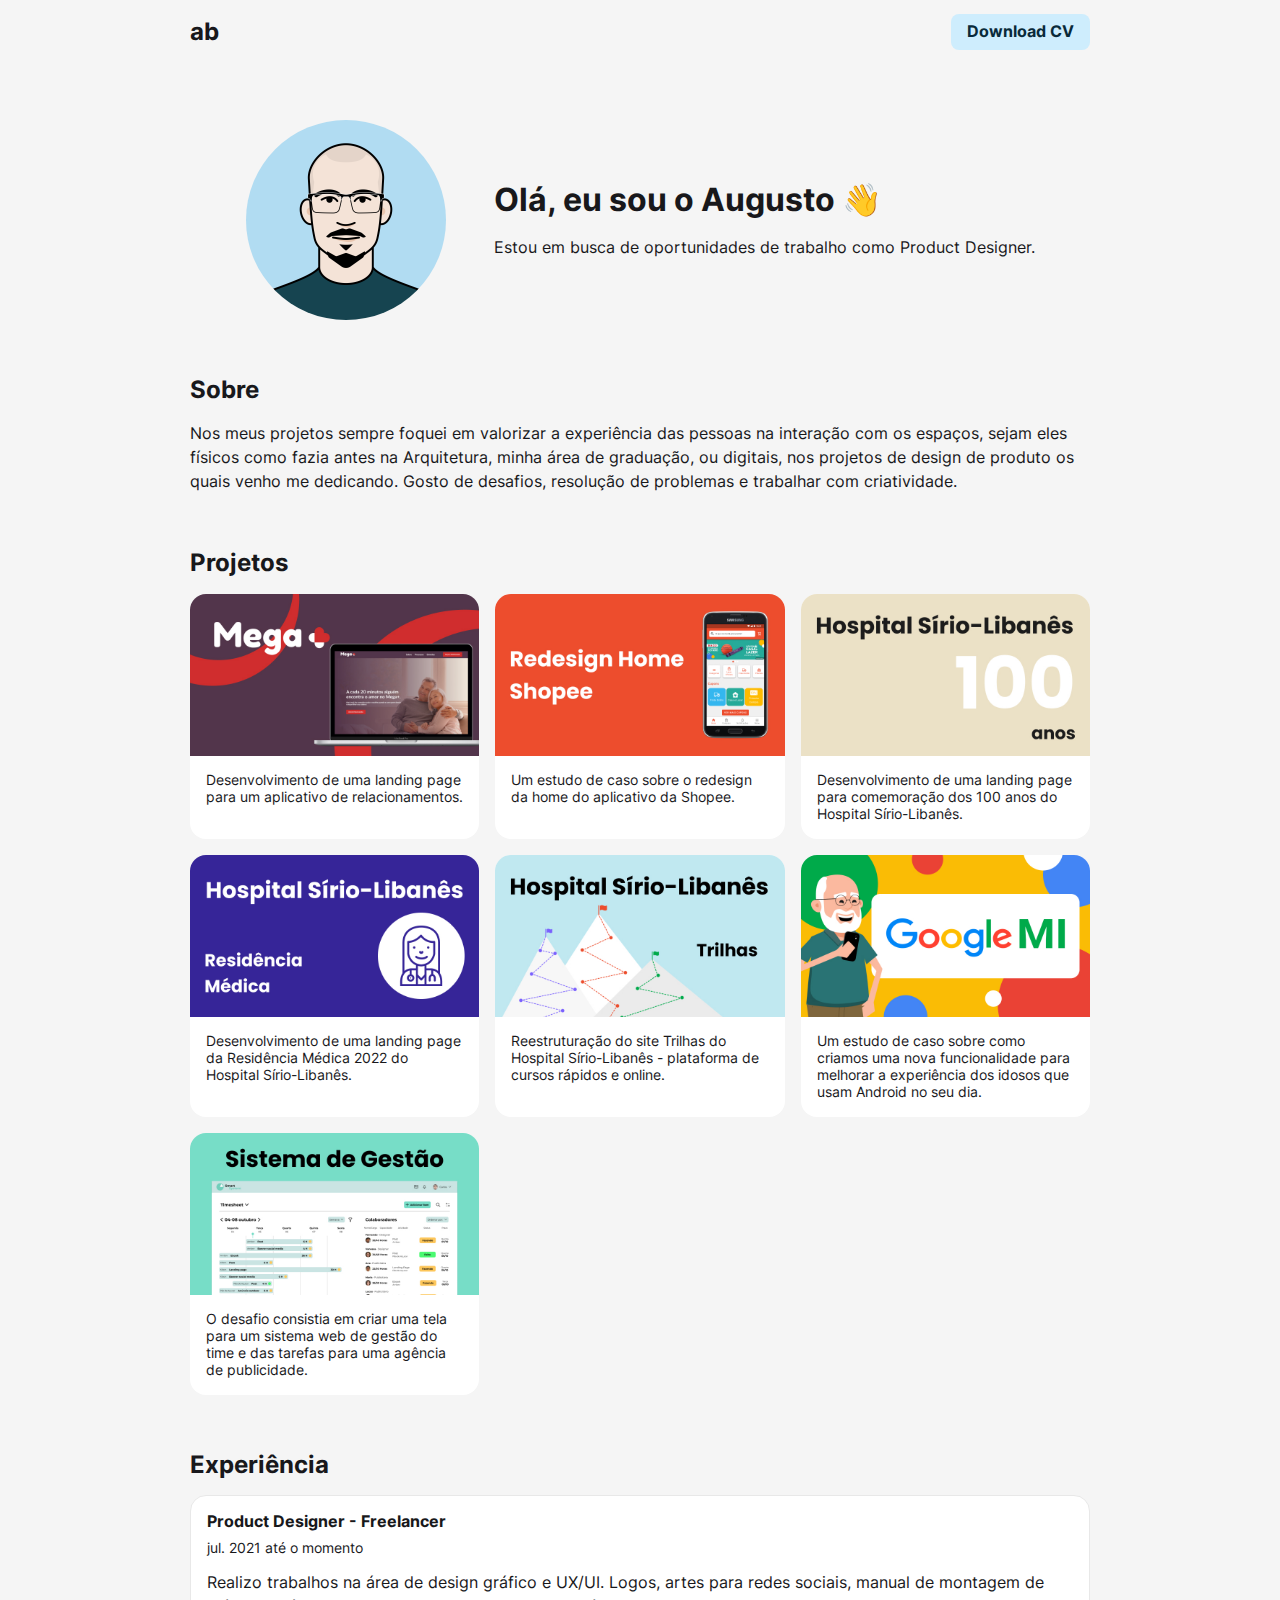
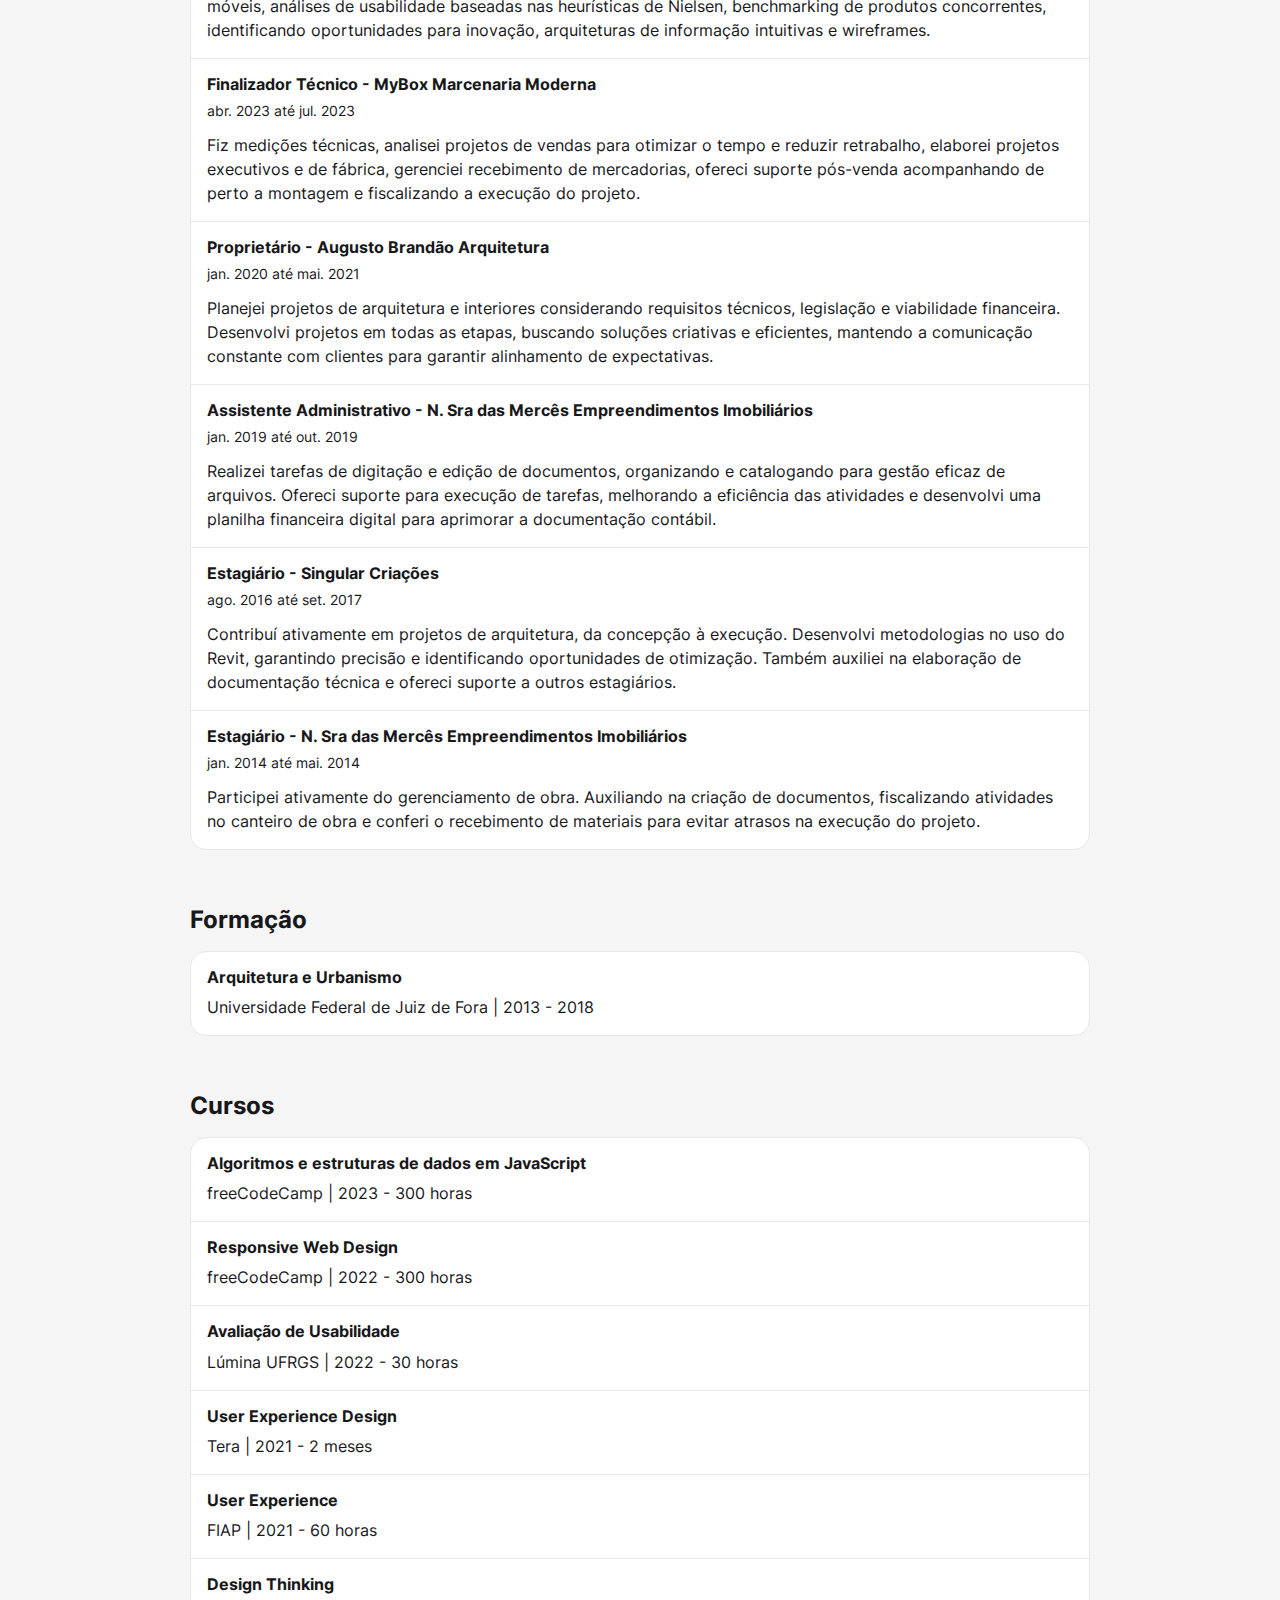
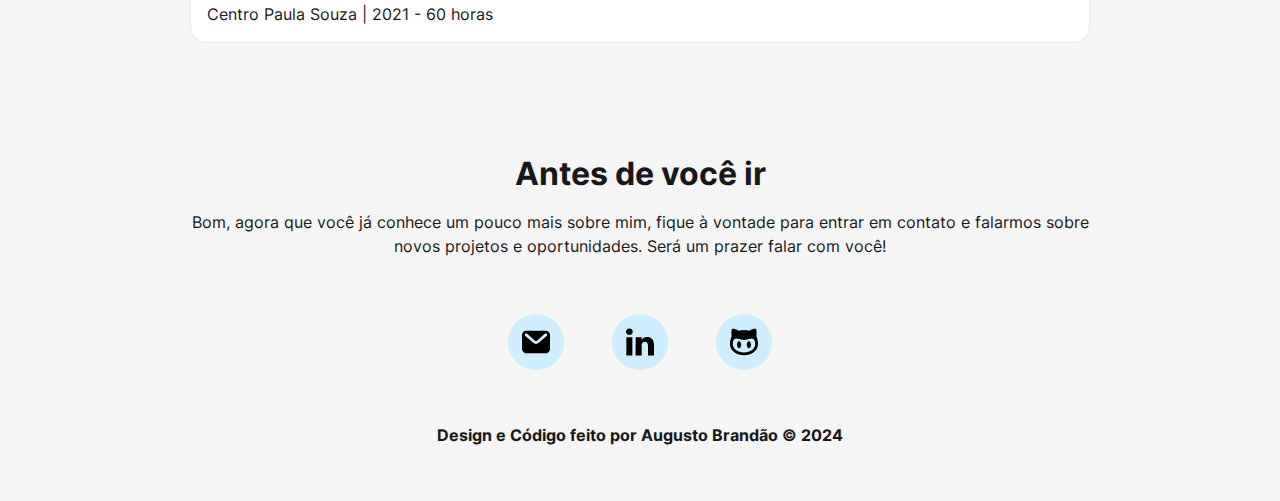
<file: index.html>
<!DOCTYPE html>
<html lang="pt-br">
<head>
  <meta charset="UTF-8">
  <meta name="viewport" content="width=device-width, initial-scale=1.0">
  <link rel="stylesheet" href="css/main.css">
  <link rel="icon" href="imagens/inicio/foto-perfil.webp" type="image/svg">
  <meta name="description" content="Olá, eu sou o Augusto e estou em busca de oportunidades de trabalho como Product Designer - UX / UI Designer.">
  <title>Augusto Brandão Portfólio</title>
</head>
<body class="grid">
  <header class="header">
    <h5 class="logo">ab</h5>
    <a class="btn" href="cv/CV-Augusto Brandão-ATS-DES.pdf" download="CV-Augusto Brandão">Download CV</a>
  </header>
  <main>
    <section class="hero">
      <img class="hero-foto" src="imagens/inicio/foto-perfil.webp" alt="Foto">
      <div class="hero-textos esp-elementos">
        <h3>Olá, eu sou o Augusto 👋</h3>
        <p>Estou em busca de oportunidades de trabalho como Product Designer.</p>
      </div>
    </section>
    <section id="sobre" class="seçao esp-elementos">
      <h5>Sobre</h5>
      <p>Nos meus projetos sempre foquei em valorizar a experiência das pessoas na interação com os espaços, sejam eles físicos como fazia antes na Arquitetura, minha área de graduação, ou digitais, nos projetos de design de produto os quais venho me dedicando. Gosto de desafios, resolução de problemas e trabalhar com criatividade.</p>
    </section>
    <section id="projetos" class="seçao esp-elementos">
      <h5>Projetos</h5>
      <div class="container">
        <a class="card-projetos" href="paginas/mega.html">
          <img class="card-projetos-capa" src="imagens/inicio/capa-mega.webp" alt="Mega + capa">
          <p class="card-projetos-texto legenda">Desenvolvimento de uma landing page para um aplicativo de relacionamentos.</p>
        </a>
        <a class="card-projetos" href="paginas/shopee.html">
          <img class="card-projetos-capa" src="imagens/inicio/capa-shopee.webp" alt="Shopee capa">
          <p class="card-projetos-texto legenda">Um estudo de caso sobre o redesign da home do aplicativo da Shopee.</p>
        </a>
        <a class="card-projetos" href="paginas/hsl-100.html">
          <img class="card-projetos-capa" src="imagens/inicio/capa-100anos.webp" alt="100 anos capa">
          <p class="card-projetos-texto legenda">Desenvolvimento de uma landing page para comemoração dos 100 anos do Hospital Sírio-Libanês.</p>
        </a>
        <a class="card-projetos" href="paginas/hsl-rm.html">
          <img class="card-projetos-capa" src="imagens/inicio/capa-rm.webp" alt="Res. Médica">
          <p class="card-projetos-texto legenda">Desenvolvimento de uma landing page da Residência Médica 2022 do Hospital Sírio-Libanês.</p>
        </a>
        <a class="card-projetos" href="paginas/hsl-iep.html">
          <img class="card-projetos-capa" src="imagens/inicio/capa-trilhas.webp" alt="Trilhas">
          <p class="card-projetos-texto legenda">Reestruturação do site Trilhas do Hospital Sírio-Libanês - plataforma de cursos rápidos e online.</p>
        </a>
        <a class="card-projetos" href="paginas/google-mi.html">
          <img class="card-projetos-capa" src="imagens/inicio/capa-google-mi.webp" alt="Google MI capa">
          <p class="card-projetos-texto legenda">Um estudo de caso sobre como criamos uma nova funcionalidade para melhorar a experiência dos idosos que usam Android no seu dia.</p>
        </a>
        <a class="card-projetos" href="paginas/gestao-projeto.html">
          <img class="card-projetos-capa" src="imagens/inicio/capa-gestao-projeto.webp" alt="App Gerenciamento de Projeto">
          <p class="card-projetos-texto legenda">O desafio consistia em criar uma tela para um sistema web de gestão do time e das tarefas para uma agência de publicidade.</p>
        </a>
      </div>
    </section>
    <section id="experiencia" class="seçao esp-elementos">
      <h5>Experiência</h5>
      <div class="menu">
        <div class="menu-entrada">
          <h6>Product Designer - Freelancer</h6>                        
          <p class="legenda">jul. 2021 até o momento</p>
          <p>Realizo trabalhos na área de design gráfico e UX/UI. Logos, artes para redes sociais, manual de montagem de móveis, análises de usabilidade baseadas nas heurísticas de Nielsen, benchmarking de produtos concorrentes, identificando oportunidades para inovação, arquiteturas de informação intuitivas e wireframes.</p>
        </div>
        <div class="menu-entrada">
          <h6>Finalizador Técnico - MyBox Marcenaria Moderna</h6>                        
          <p class="legenda">abr. 2023 até jul. 2023</p>            
          <p>Fiz medições técnicas, analisei projetos de vendas para otimizar o tempo e reduzir retrabalho, elaborei projetos executivos e de fábrica, gerenciei recebimento de mercadorias, ofereci suporte pós-venda acompanhando de perto a montagem e fiscalizando a execução do projeto.</p>
        </div>      
        <div class="menu-entrada">
          <h6>Proprietário - Augusto Brandão Arquitetura</h6>
          <p class="legenda">jan. 2020 até mai. 2021</p>             
          <p>Planejei projetos de arquitetura e interiores considerando requisitos técnicos, legislação e viabilidade financeira. Desenvolvi projetos em todas as etapas, buscando soluções criativas e eficientes, mantendo a comunicação constante com clientes para garantir alinhamento de expectativas.</p>
        </div>                
        <div class="menu-entrada">
          <h6>Assistente Administrativo - N. Sra das Mercês Empreendimentos Imobiliários</h6>
          <p class="legenda">jan. 2019 até out. 2019</p>
          <p>Realizei tarefas de digitação e edição de documentos, organizando e catalogando para gestão eficaz de arquivos. Ofereci suporte para execução de tarefas, melhorando a eficiência das atividades e desenvolvi uma planilha financeira digital para aprimorar a documentação contábil.</p>
        </div>
        <div class="menu-entrada">
          <h6>Estagiário - Singular Criações</h6>
          <p class="legenda">ago. 2016 até set. 2017</p>
          <p>Contribuí ativamente em projetos de arquitetura, da concepção à execução. Desenvolvi metodologias no uso do Revit, garantindo precisão e identificando oportunidades de otimização. Também auxiliei na elaboração de documentação técnica e ofereci suporte a outros estagiários.</p>
        </div>                
        <div class="menu-entrada">
          <h6>Estagiário - N. Sra das Mercês Empreendimentos Imobiliários</h6>
          <p class="legenda">jan. 2014 até mai. 2014</p>              
          <p>Participei ativamente do gerenciamento de obra. Auxiliando na criação de documentos, fiscalizando atividades no canteiro de obra e conferi o recebimento de materiais para evitar atrasos na execução do projeto.</p>
        </div>
      </div>
    </section>
    <section id="formaçao" class="seçao esp-elementos">
      <h5>Formação</h5>
      <div class="menu">
        <div class="menu-entrada">
          <h6>Arquitetura e Urbanismo</h6>
          <p>Universidade Federal de Juiz de Fora | 2013 - 2018</p>
        </div>
      </div>
    </section>
    <section id="cursos" class="seçao esp-elementos">
      <h5>Cursos</h5>            
      <div class="menu">
        <div class="menu-entrada">
          <h6>Algoritmos e estruturas de dados em JavaScript</h6>
          <p>freeCodeCamp | 2023 - 300 horas</p>
        </div>
        <div class="menu-entrada">
          <h6>Responsive Web Design</h6>
          <p>freeCodeCamp | 2022 - 300 horas</p>
        </div>
        <div class="menu-entrada">
          <h6>Avaliação de Usabilidade</h6>
          <p>Lúmina UFRGS | 2022 - 30 horas</p>
        </div>
        <div class="menu-entrada">
          <h6>User Experience Design</h6>
          <p>Tera | 2021 - 2 meses</p>
        </div>
        <div class="menu-entrada">
          <h6>User Experience</h6>
          <p>FIAP | 2021 - 60 horas</p>
        </div>
        <div class="menu-entrada">
          <h6>Design Thinking</h6>
          <p>Centro Paula Souza | 2021 - 60 horas</p>
        </div>
      </div>
    </section>
  </main>
  <footer class="esp-elementos">          
    <h3>Antes de você ir</h3>
    <p>Bom, agora que você já conhece um pouco mais sobre mim, fique à vontade para entrar em contato e falarmos sobre novos projetos e oportunidades. Será um prazer falar com você!</p>
    <div class="footer-links">
      <a class="btn btn-footer" href="mailto: gutoo.brandao@gmail.com" target="_blank" rel="external">
        <svg viewBox="0 0 0.96 0.96" xmlns="http://www.w3.org/2000/svg">
          <path fill-rule="evenodd"
          clip-rule="evenodd" d="m 0.22666042,0.14400156 h 0.5066876 c 0.018421,-4e-7 0.034318,-9e-7 0.047477,8.967e-4 0.013852,9.454e-4 0.027707,0.00302 0.041399,0.00869 0.03087,0.012788 0.055402,0.037317 0.068187,0.068191 0.00567,0.013689 0.00775,0.027545 0.0087,0.041398 8.946e-4,0.013157 8.946e-4,0.029053 8.946e-4,0.047476 v 0.33868762 c 0,0.018421 0,0.034318 -8.946e-4,0.047477 -9.492e-4,0.013852 -0.00303,0.027707 -0.0087,0.041399 -0.012785,0.03087 -0.037317,0.055402 -0.068187,0.068187 -0.013692,0.00567 -0.027548,0.00775 -0.041399,0.0087 -0.013159,8.946e-4 -0.029056,8.946e-4 -0.047477,8.946e-4 h -0.5066876 c -0.01842,0 -0.03432,0 -0.04748,-8.946e-4 -0.01385,-9.492e-4 -0.02771,-0.00303 -0.0414,-0.0087 -0.03087,-0.012785 -0.0554,-0.037317 -0.06819,-0.068187 -0.0057,-0.013692 -0.0077,-0.027548 -0.0087,-0.041399 -8.97e-4,-0.013159 -8.97e-4,-0.029056 -8.96e-4,-0.047477 V 0.31065366 c -1e-6,-0.018423 -1e-6,-0.03432 8.96e-4,-0.047477 9.46e-4,-0.013853 0.003,-0.027709 0.0087,-0.041398 0.01279,-0.030873 0.03732,-0.055403 0.06819,-0.068191 0.01369,-0.00567 0.02755,-0.00775 0.0414,-0.00869 0.01316,-8.976e-4 0.02905,-8.971e-4 0.04748,-8.961e-4 z m -0.06932,0.095666 c 0.01527,-0.017456 0.04181,-0.019226 0.05927,-0.00395 l 0.2357446,0.2062746 c 0.015834,0.013856 0.03948,0.013856 0.055314,0 l 0.235746,-0.2062746 c 0.017455,-0.015275 0.043991,-0.013505 0.059262,0.00395 0.015275,0.017457 0.013507,0.043991 -0.00395,0.059265 l -0.235746,0.2062767 c -0.047506,0.041567 -0.1184358,0.041567 -0.165942,0 l -0.2357446,-0.2062767 c -0.01746,-0.015275 -0.01923,-0.041808 -0.004,-0.059265 z" />
        </svg>
      </a>
      <a class="btn btn-footer" href="https://www.linkedin.com/in/augustobrandao/" target="_blank" rel="external">
        <svg xmlns="http://www.w3.org/2000/svg" xmlns:xlink="http://www.w3.org/1999/xlink" viewBox="0 0 0.96 0.96">
          <path d="M 0.25068948,0.881454 V 0.33970197 h -0.180048 V 0.881452 h 0.180048 z m -0.09,-0.61569203 c 0.06277,0 0.101865,-0.04163 0.101865,-0.09362 -0.0012,-0.05314 -0.0391,-0.0936 -0.100688,-0.0936 -0.0616,2e-6 -0.101864,0.04046 -0.101864,0.0936 0,0.05199 0.03908,0.09362 0.0995,0.09362 h 0.0012 z m 0.189654,0.61569203 c 0,0 0.0024,-0.490921 0,-0.54175003 h 0.180076 v 0.07857 h -0.0012 c 0.02368,-0.03697 0.06634,-0.09129 0.163464,-0.09129 0.118496,0 0.207314,0.07743 0.207314,0.24383603 v 0.310638 h -0.180046 V 0.591636 c 0,-0.07282 -0.02605,-0.122517 -0.09123,-0.122517 -0.04973,0 -0.07937,0.0335 -0.09239,0.06588 -0.0048,0.01153 -0.0059,0.02772 -0.0059,0.04391 v 0.302544 z"/>
        </svg>
      </a>
      <a class="btn btn-footer" href="https://github.com/gutoobrandao" target="_blank" rel="external">
        <svg viewBox="0 0 0.96 0.96" xmlns="http://www.w3.org/2000/svg">
          <path d="m 0.85794003,0.20525515 c 3.99e-4,0.0254747 -0.0028,0.0574573 -0.0056,0.0807341 -0.0011,0.009079 -0.0026,0.0166345 -0.0042,0.0228409 0.03601,0.0665897 0.05186,0.14670054 0.05186,0.23416975 0,0.1036728 -0.04987,0.189042 -0.12752,0.2472582 -0.07694,0.0576828 -0.180735,0.0887418 -0.29248,0.0887418 -0.111746,0 -0.21554,-0.031059 -0.29248,-0.0887418 -0.07766,-0.0582162 -0.12752,-0.1435854 -0.12752,-0.2472582 0,-0.0874692 0.01585,-0.16758001 0.05186,-0.23417017 -0.0016,-0.006206 -0.0031,-0.0137621 -0.0042,-0.0228404 -0.0028,-0.0232768 -0.006,-0.0552594 -0.0056,-0.0807341 4.49e-4,-0.0287028 0.0042,-0.0574039 0.0084,-0.0858761 0.0019,-0.0131674 0.005,-0.0255494 0.01928,-0.033374 0.0146,-0.007993 0.02998,-0.005013 0.04516,-7.1694e-4 0.05118,0.0144913 0.09916,0.0348172 0.14423,0.0592523 0.04752,-0.01428 0.101232,-0.0215405 0.160943,-0.0215405 0.05971,0 0.113421,0.007261 0.160944,0.0215405 0.04507,-0.0244352 0.09305,-0.0447611 0.144228,-0.0592523 0.01517,-0.004296 0.03055,-0.007276 0.04516,7.1694e-4 0.0143,0.007825 0.01735,0.0202066 0.01927,0.033374 0.0042,0.0284722 0.0079,0.0571733 0.0084,0.0858761 z m -0.04197,0.33774469 c 0,-0.0708624 -0.01629,-0.16800001 -0.105,-0.16800001 -0.03999,0 -0.07781,0.0105084 -0.115609,0.0210168 -0.03777,0.0104916 -0.07551,0.0209832 -0.115391,0.0209832 -0.03988,0 -0.07762,-0.0104916 -0.11539,-0.0209832 -0.0378,-0.0105084 -0.07562,-0.0210168 -0.11561,-0.0210168 -0.08846,0 -0.105,0.0974274 -0.105,0.16800001 0,0.0740712 0.03475,0.135702 0.09391,0.1800498 0.05987,0.0448854 0.145075,0.0719502 0.242093,0.0719502 0.09702,0 0.182221,-0.027069 0.242092,-0.0719502 0.05916,-0.0443478 0.09391,-0.1059786 0.09391,-0.1800498 z m -0.42,0.021 c 0,0.0579894 -0.02821,0.105 -0.063,0.105 -0.03479,0 -0.063,-0.0470106 -0.063,-0.105 0,-0.0579894 0.02821,-0.10500001 0.063,-0.10500001 0.03479,0 0.063,0.0470106 0.063,0.10500001 z m 0.231,0.105 c 0.03479,0 0.063,-0.0470106 0.063,-0.105 0,-0.0579894 -0.02821,-0.10500001 -0.063,-0.10500001 -0.03479,0 -0.063,0.0470106 -0.063,0.10500001 0,0.0579894 0.02821,0.105 0.063,0.105 z" />
        </svg>
      </a>
    </div>
    <h6>Design e Código feito por Augusto Brandão © 2024</h6>
  </footer>
</body>
</html>
</file>
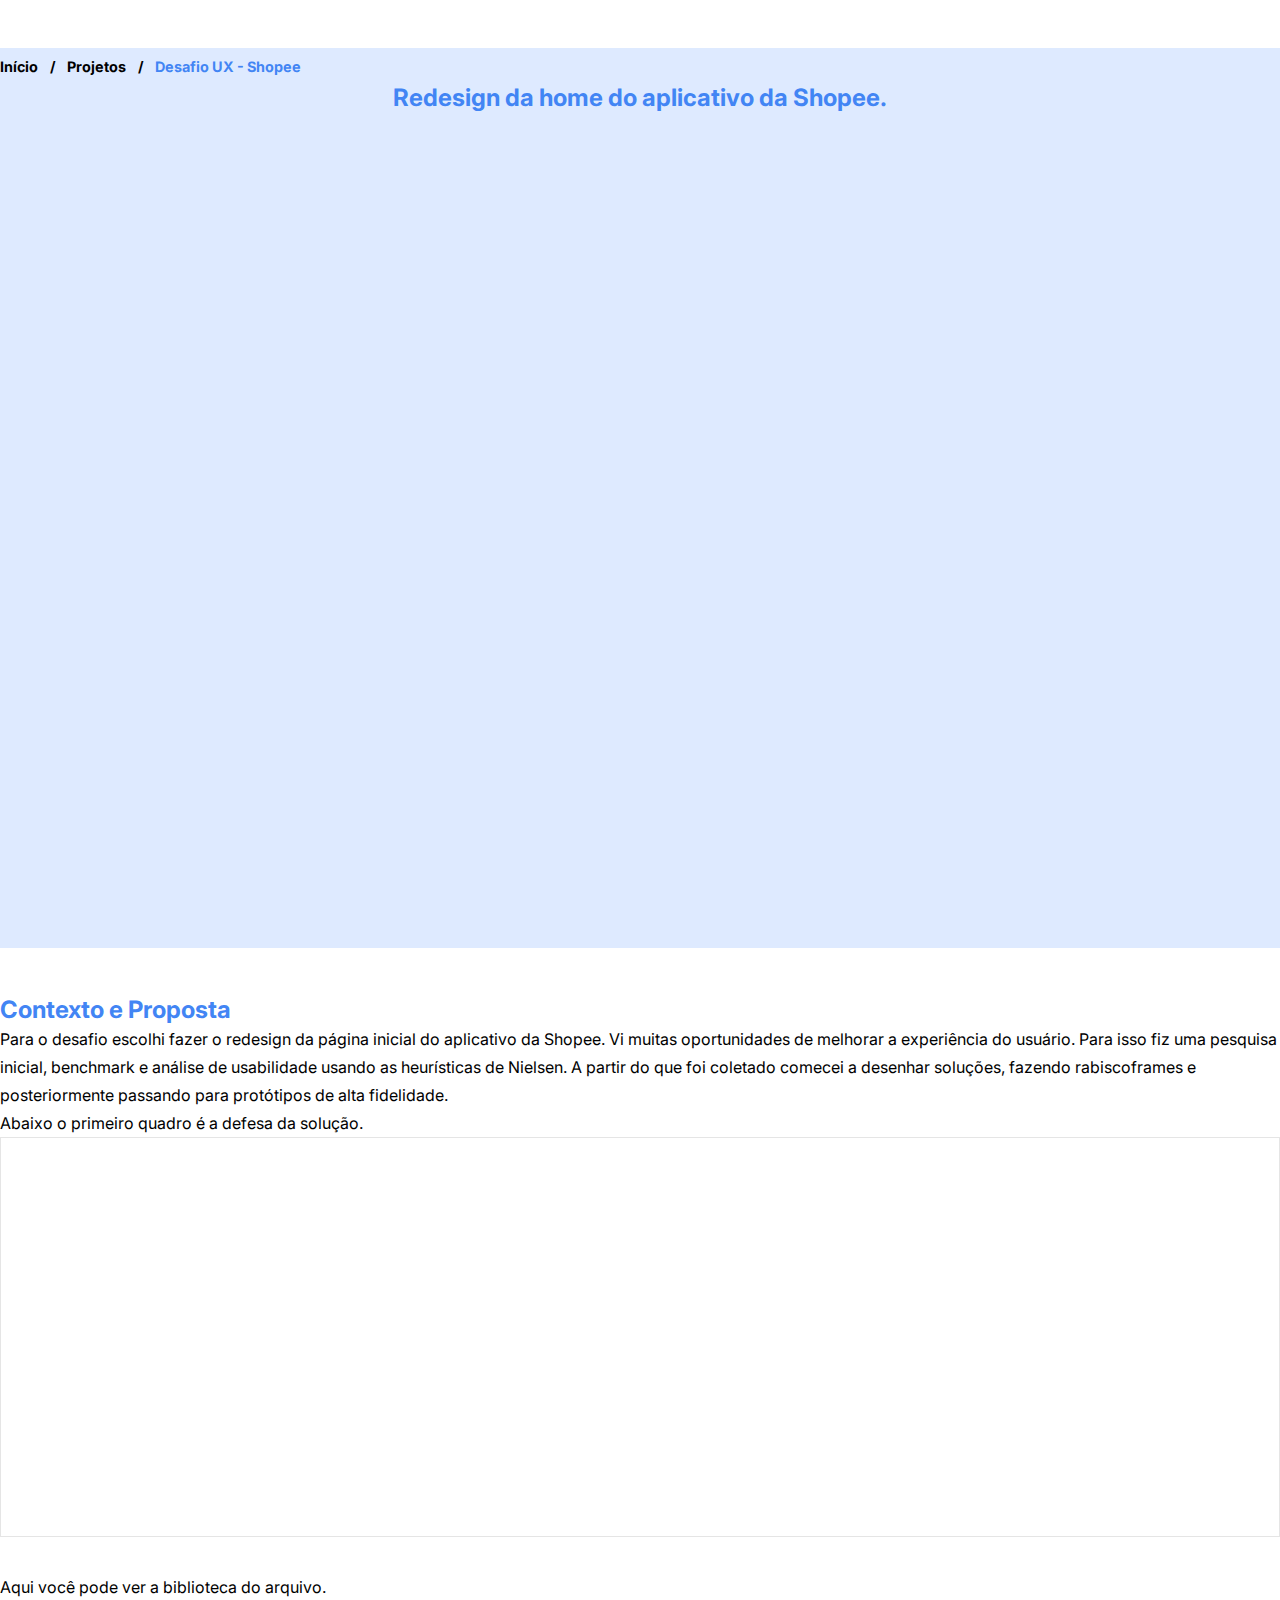
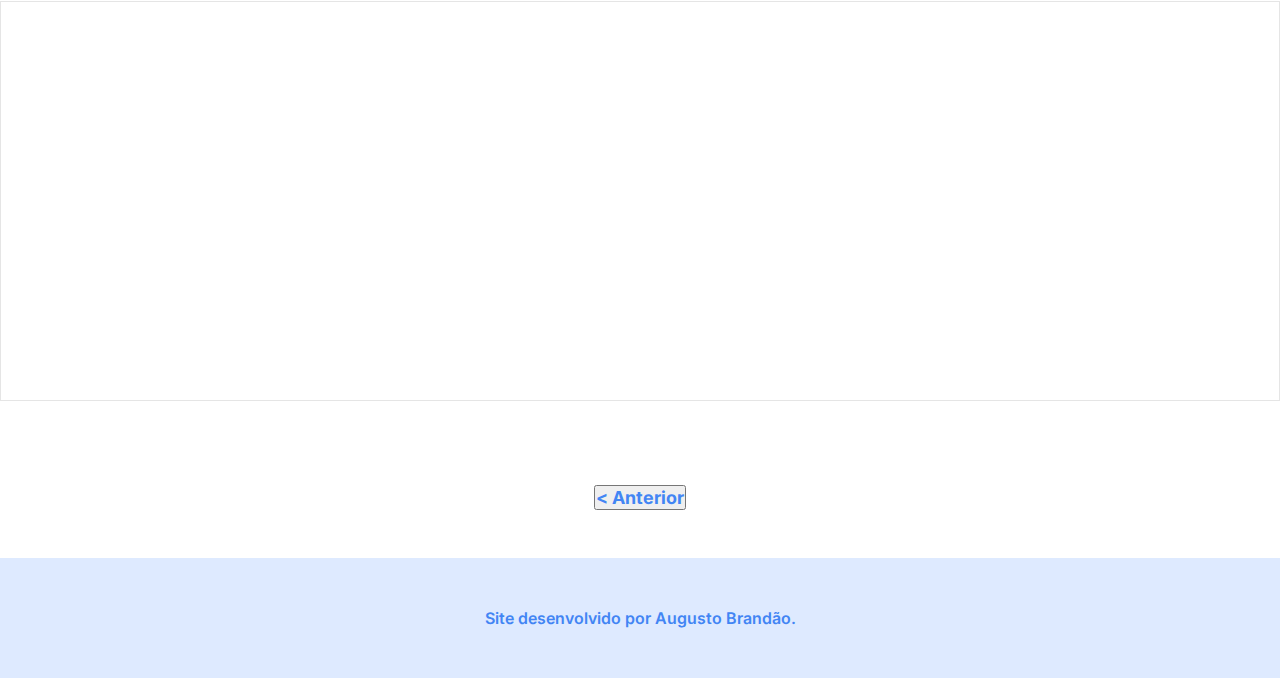
<file: desafio-shopee.html>
<!DOCTYPE html>
<html lang="pt-br">
<head>
    <meta charset="UTF-8">
    <meta name="viewport" content="width=device-width, initial-scale=1.0">
    <title>Desafio UX - Shopee</title>
    <link rel="stylesheet" href="styles.css">
    <link rel="shortcut icon" href="imagens/favicon-pages.svg" type="image/x-icon">
    <meta name="description" content="Redesign da home do aplicativo da Shopee.">
</head>
<body>
    <header class="seçao">
        <ul class="breadcrumb">
            <li><a href="index.html">Início</a></li>
            <li><a href="index.html#projetos">Projetos</a></li>
            <li>Desafio UX - Shopee</li>
        </ul>
        <h3>Redesign da home do aplicativo da Shopee.</h3>        
    </header>

    <section id="contexto-proposta" class="seçao">
        <div class="titulo-seçao">
            <h3>Contexto e Proposta</h3>
        </div>

        <p>Para o desafio escolhi fazer o redesign da página inicial do aplicativo da Shopee. Vi muitas oportunidades de melhorar a experiência do usuário. Para isso fiz uma pesquisa inicial, benchmark e análise de usabilidade usando as heurísticas de Nielsen. A partir do que foi coletado comecei a desenhar soluções, fazendo rabiscoframes e posteriormente passando para protótipos de alta fidelidade.</p>

        <p>Abaixo o primeiro quadro é a defesa da solução.</p>

        <iframe style="border: 1px solid rgba(0, 0, 0, 0.1);" width="100%" height="400" src="https://www.figma.com/embed?embed_host=share&url=https%3A%2F%2Fwww.figma.com%2Fproto%2FXvyqFvroEbqkUBB3ucTVdT%2FDesafio-UX-Shopee%3Fnode-id%3D1%253A7%26scaling%3Dcontain%26page-id%3D1%253A6%26starting-point-node-id%3D1%253A7" allowfullscreen></iframe>

        <p>Aqui você pode ver a biblioteca do arquivo.</p>

        <iframe style="border: 1px solid rgba(0, 0, 0, 0.1);" width="100%" height="400" src="https://www.figma.com/embed?embed_host=share&url=https%3A%2F%2Fwww.figma.com%2Ffile%2FXvyqFvroEbqkUBB3ucTVdT%2FDesafio-UX-Shopee%3Fnode-id%3D1%253A5" allowfullscreen></iframe>


    </section>

    <section id="nav" class="seçao">
        <nav class="nav-inferior">
            <button class="nav-button" type="button">
                <a href="desafio-sof-gerenciamento.html">
                    <h4>< Anterior</h4>
                </a>
            </button>
        </nav>
    </section>    
    
    <footer>
        <p>Site desenvolvido por Augusto Brandão.</p>
    </footer>
</body>
</html>
</file>
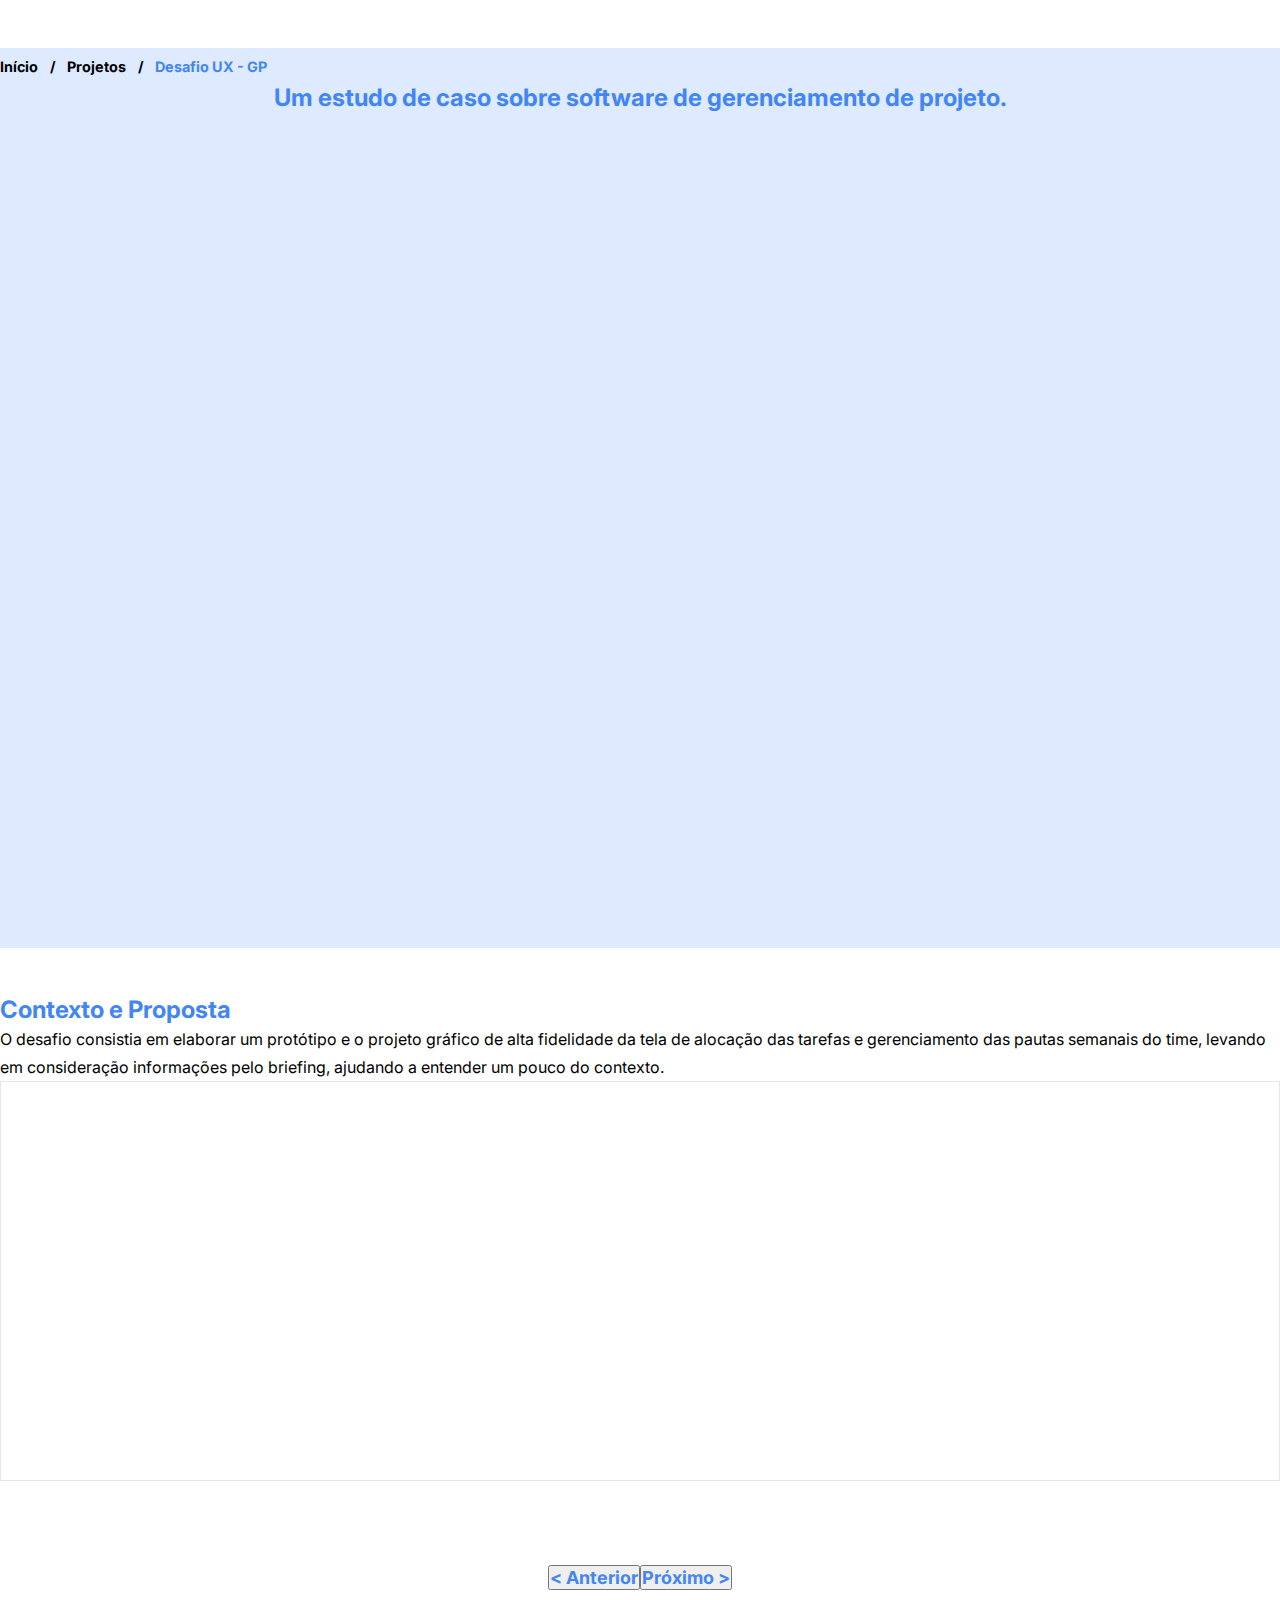
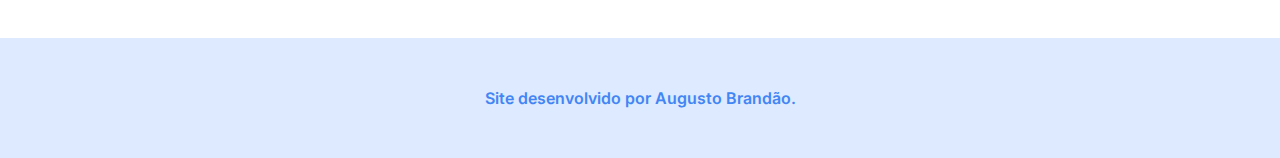
<file: desafio-sof-gerenciamento.html>
<!DOCTYPE html>
<html lang="pt-br">
<head>
    <meta charset="UTF-8">
    <meta http-equiv="X-UA-Compatible" content="IE=edge">
    <meta name="viewport" content="width=device-width, initial-scale=1.0">
    <title>Desafio UX - GP</title>
    <link rel="stylesheet" href="styles.css">
    <link rel="shortcut icon" href="imagens/favicon-pages.svg" type="image/x-icon">
    <meta name="description" content="Reestruturação do site Trilhas do Hospital Sírio Libanês - plataforma de cursos rápidos e online.">
</head>
<body>
    <header class="seçao">
        <ul class="breadcrumb">
            <li><a href="index.html">Início</a></li>
            <li><a href="index.html#projetos">Projetos</a></li>
            <li>Desafio UX - GP</li>
        </ul>

        <h3>Um estudo de caso sobre software de gerenciamento de projeto.</h3>        
    </header>

    <section id="contexto-proposta" class="seçao">
        <div class="titulo-seçao">
            <h3>Contexto e Proposta</h3>
        </div>

        <p>O desafio consistia em elaborar um protótipo e o projeto gráfico de alta fidelidade da tela de alocação das tarefas e gerenciamento das pautas semanais do time, levando em consideração informações pelo briefing, ajudando a entender um pouco do contexto.</p>

        <iframe style="border: 1px solid rgba(0, 0, 0, 0.1);" width="100%" height="400" src="https://www.figma.com/embed?embed_host=share&url=https%3A%2F%2Fwww.figma.com%2Fproto%2FVVSuTdfYmjGjvBV9JtYj0v%2FDesafioUX%3Fkind%3D%26node-id%3D23%253A285%26page-id%3D0%253A1%26scaling%3Dscale-down%26starting-point-node-id%3D23%253A285" allowfullscreen></iframe>

    </section>

    <section id="nav" class="seçao">
        <nav class="nav-inferior">
            <button class="nav-button" type="button">
                <a href="sirio-lp-res.html">
                    <h4>< Anterior</h4>
                </a>
            </button>

            <button class="nav-button" type="button">
                <a href="desafio-shopee.html">
                    <h4>Próximo ></h4>
                </a>
            </button>
        </nav>
    </section>

    <footer>
        <p>Site desenvolvido por Augusto Brandão.</p>
    </footer>
</body>
</html>
</file>
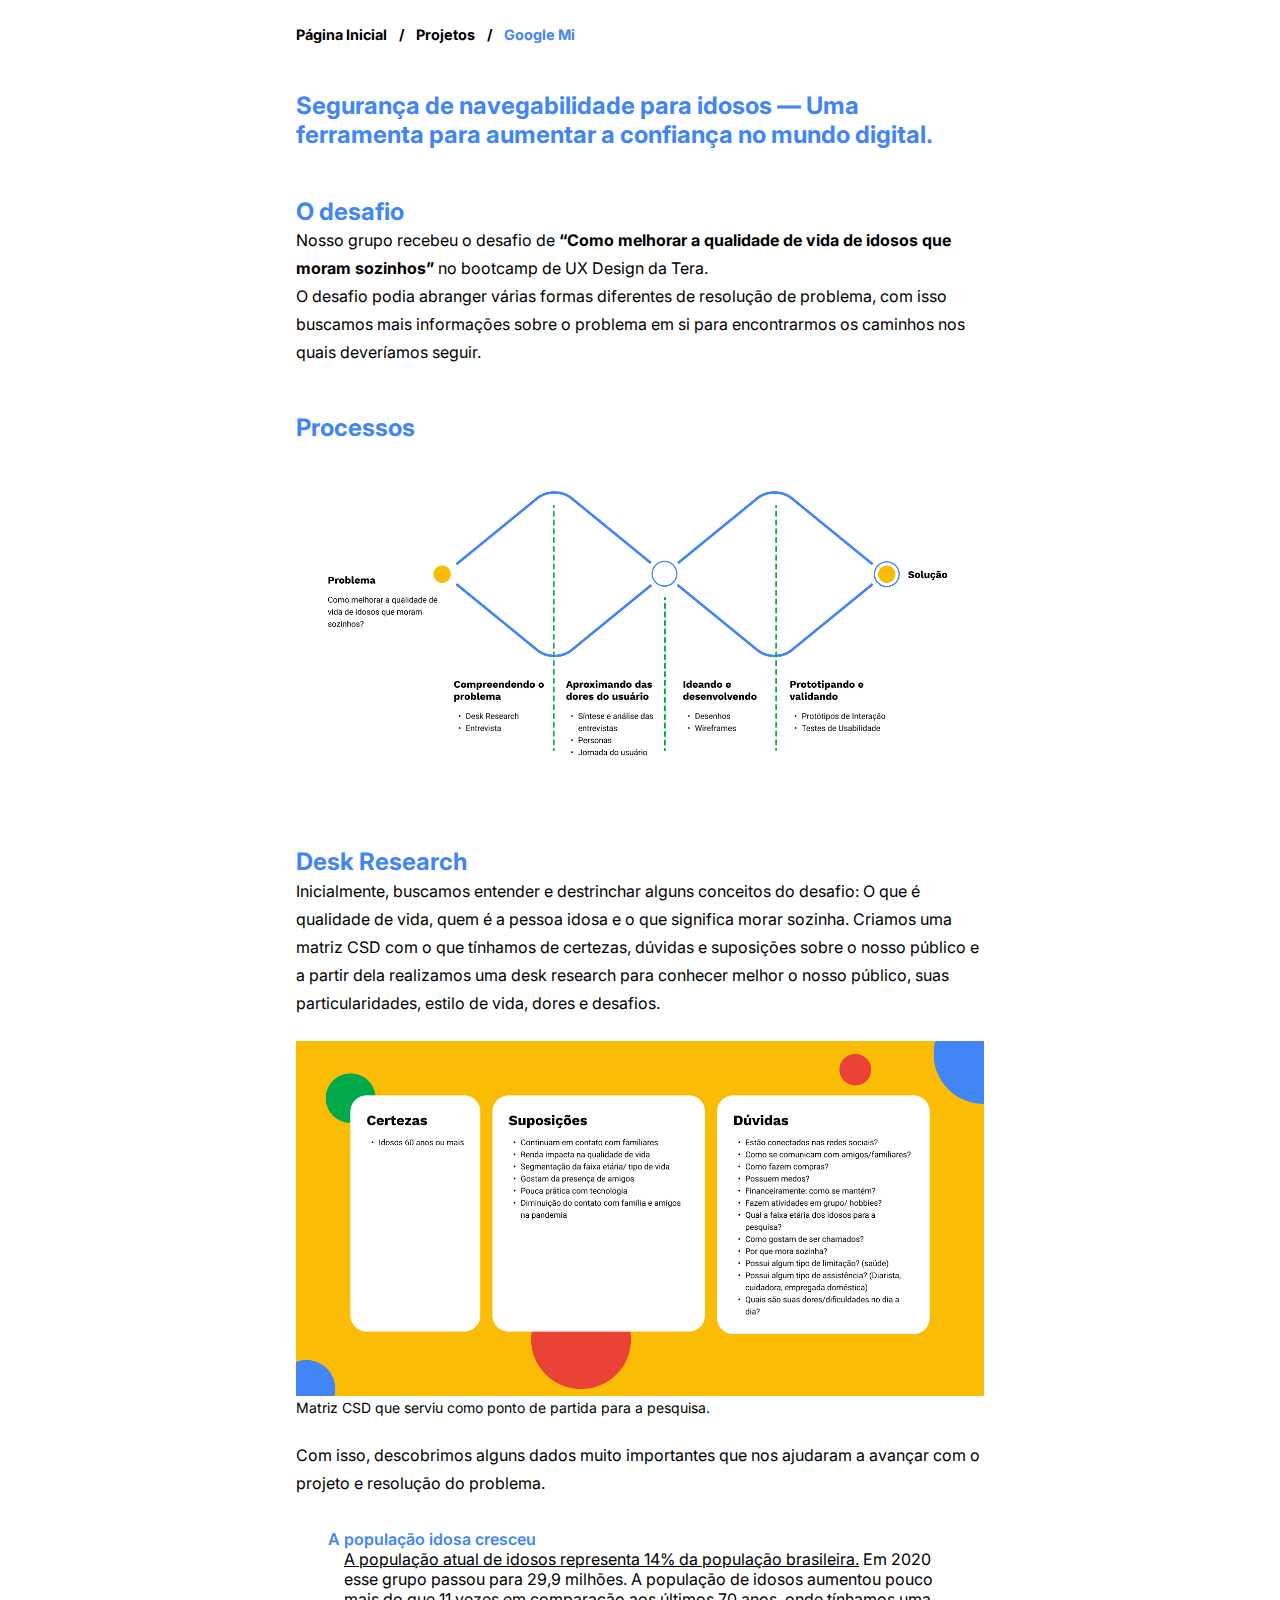
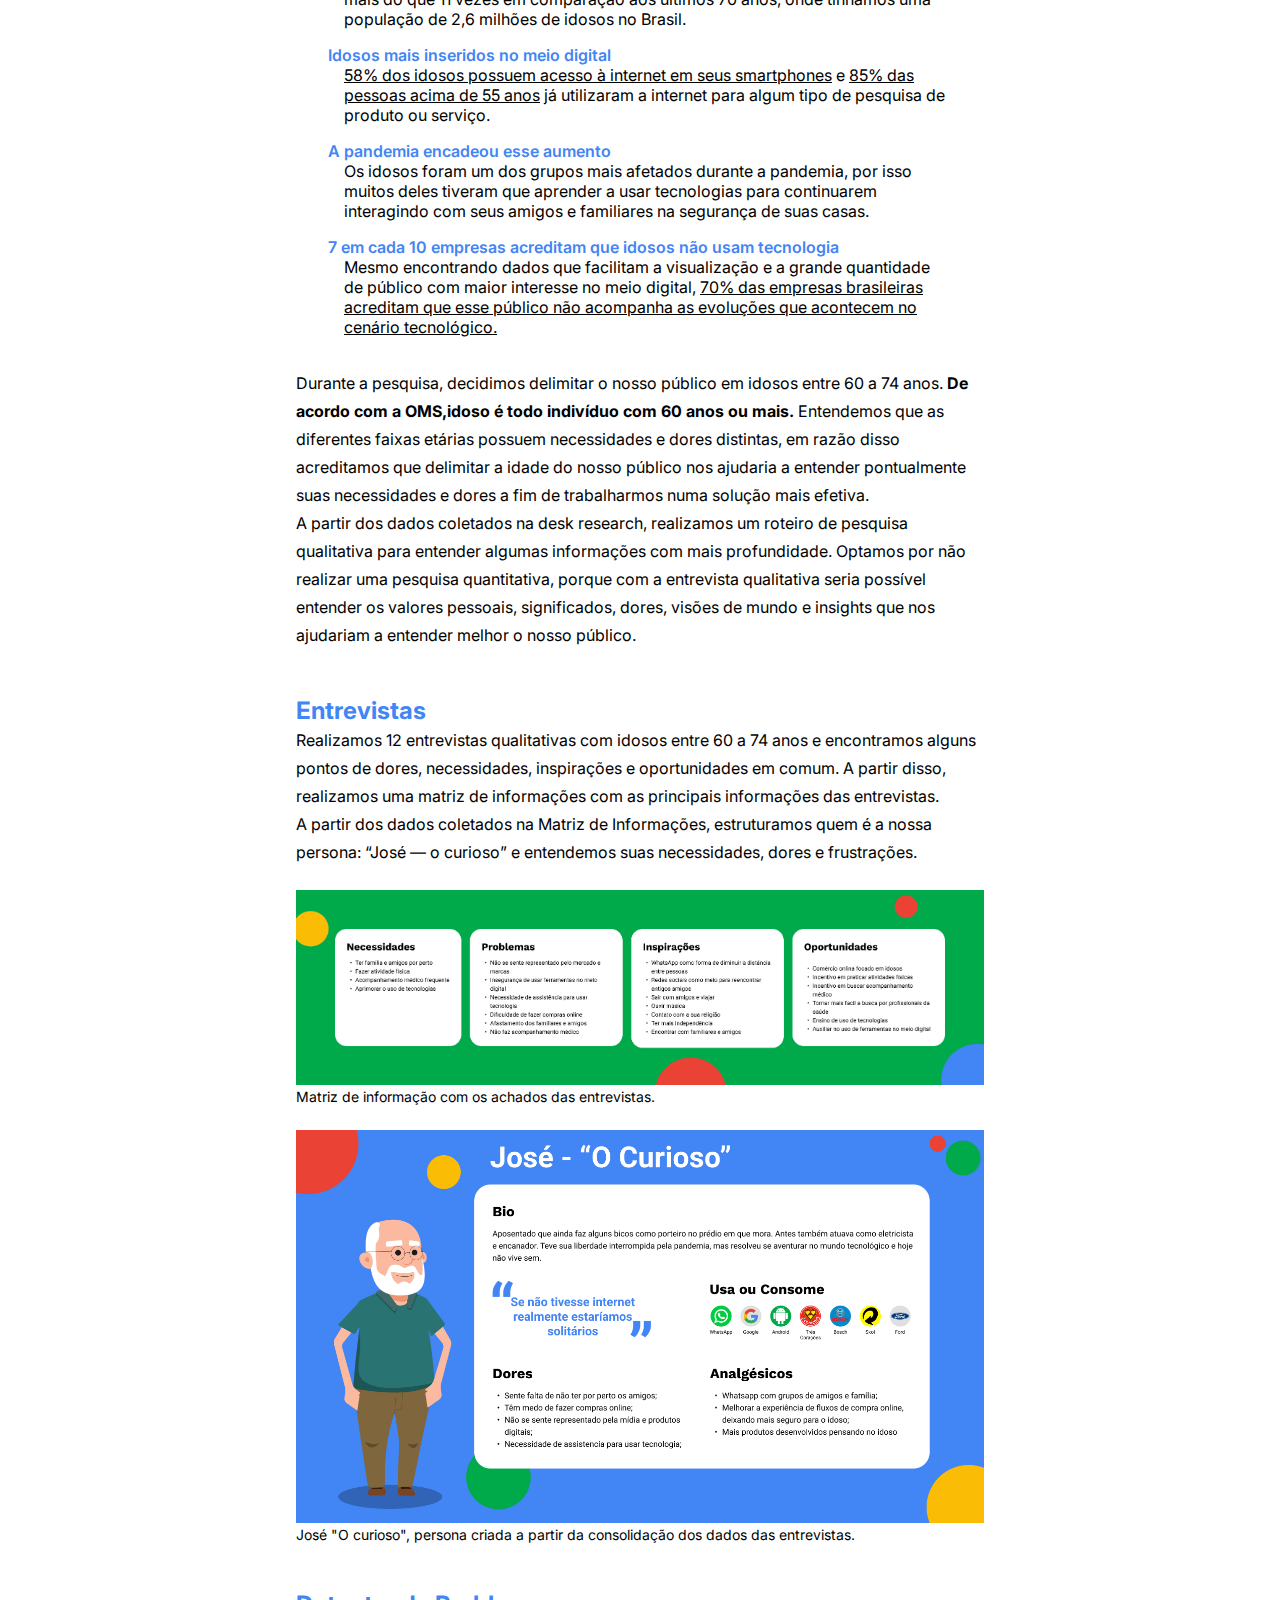
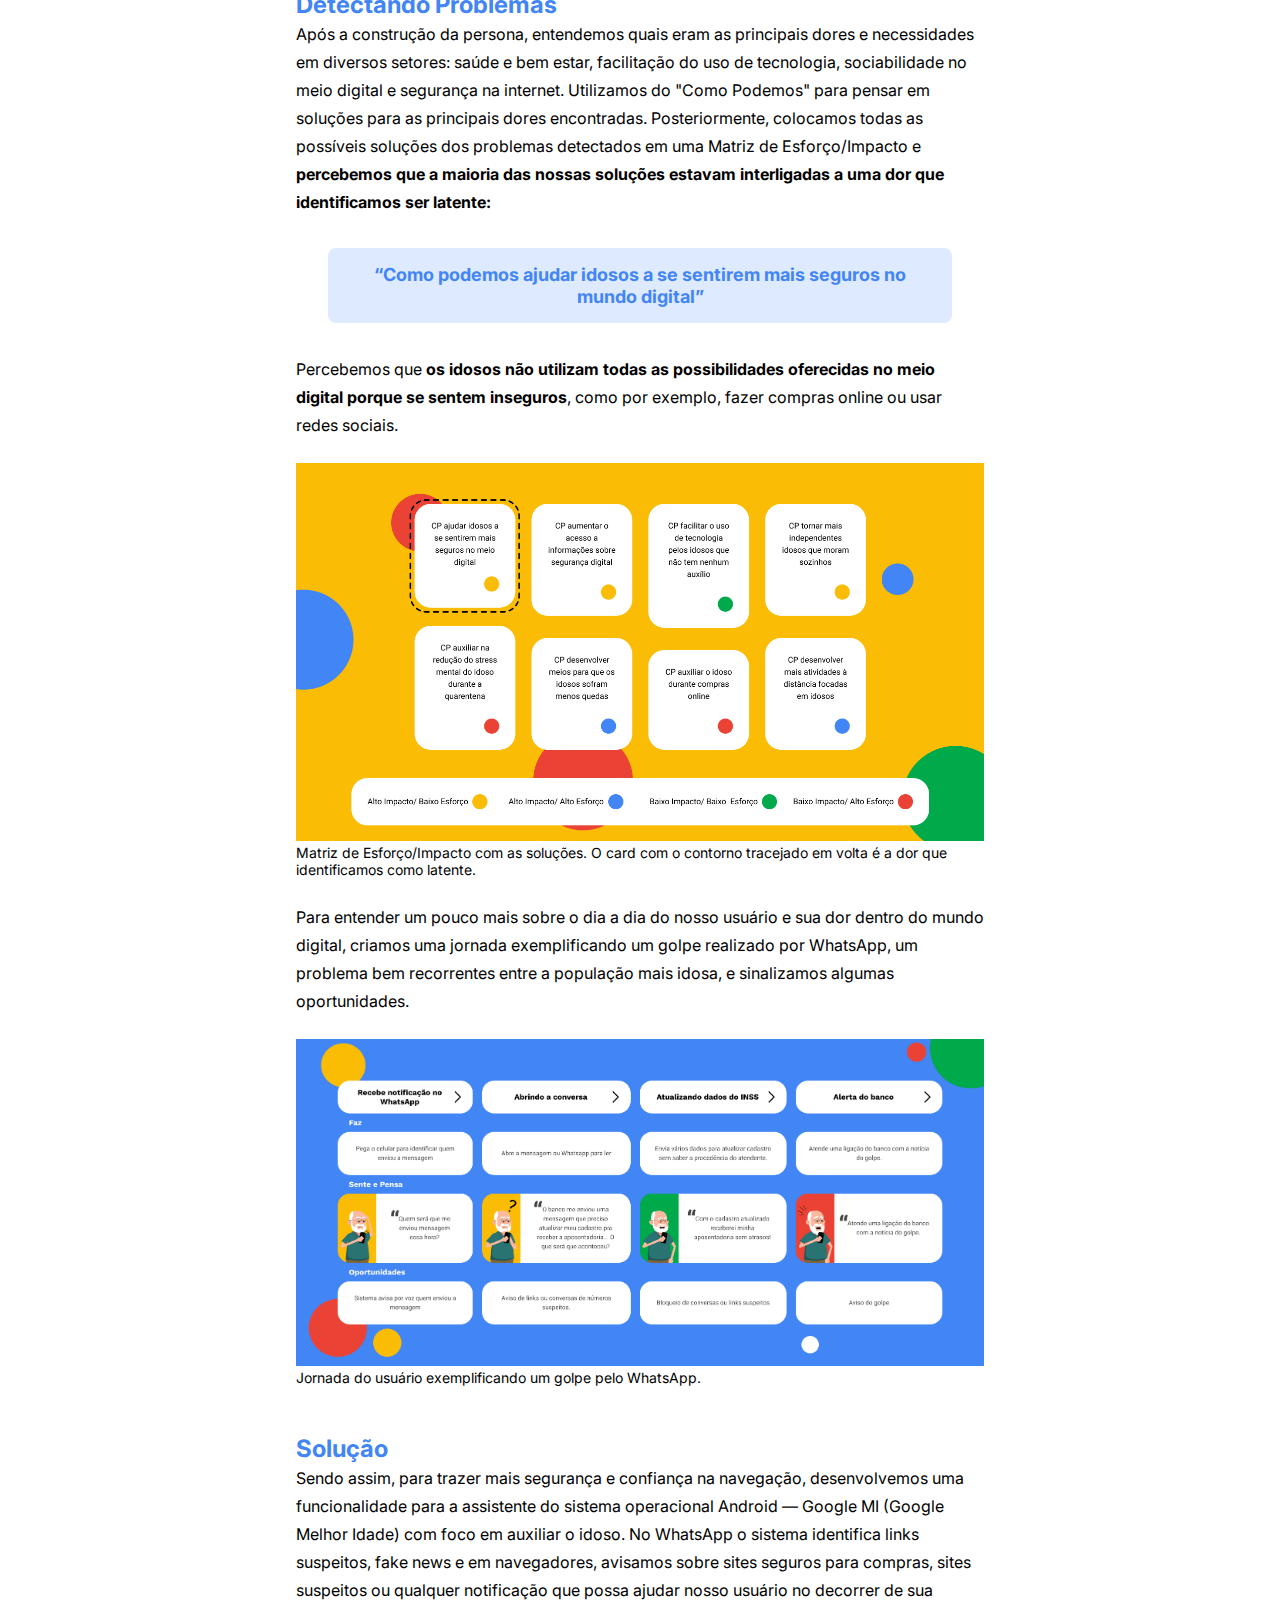
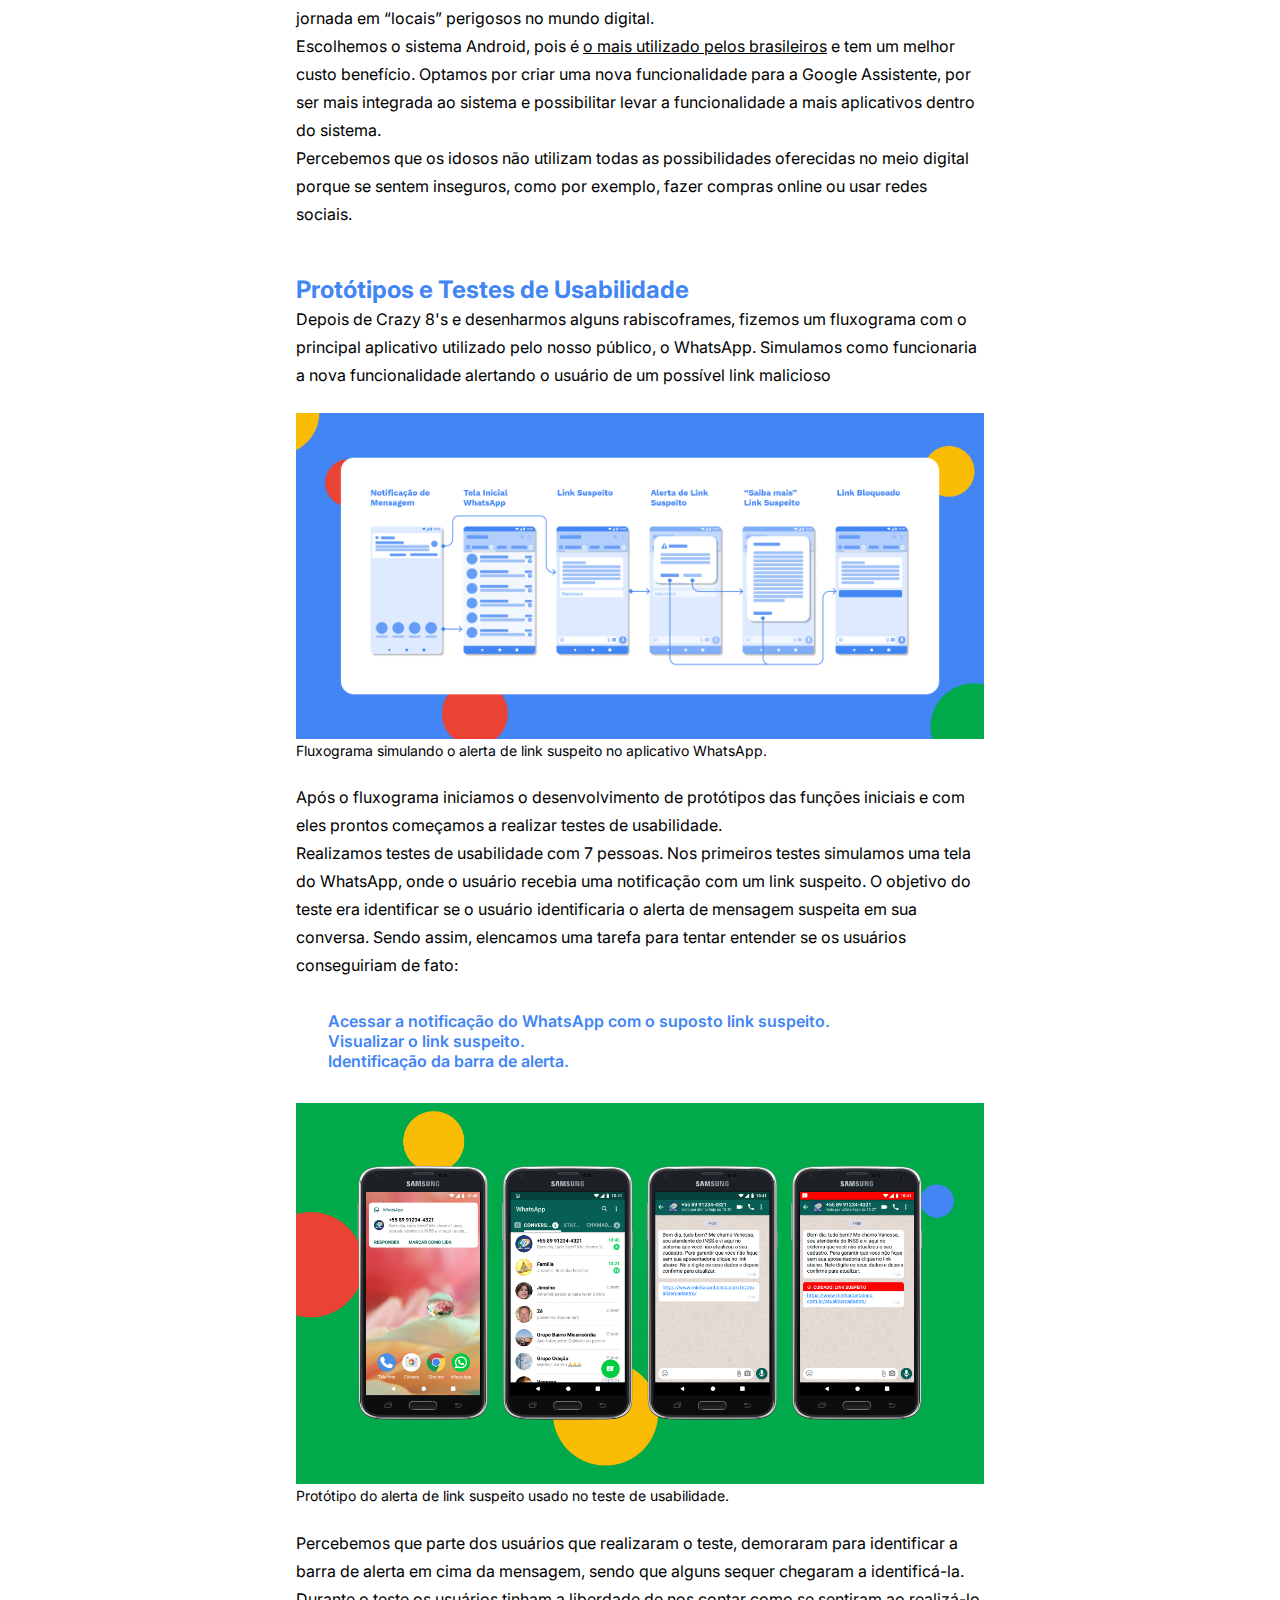
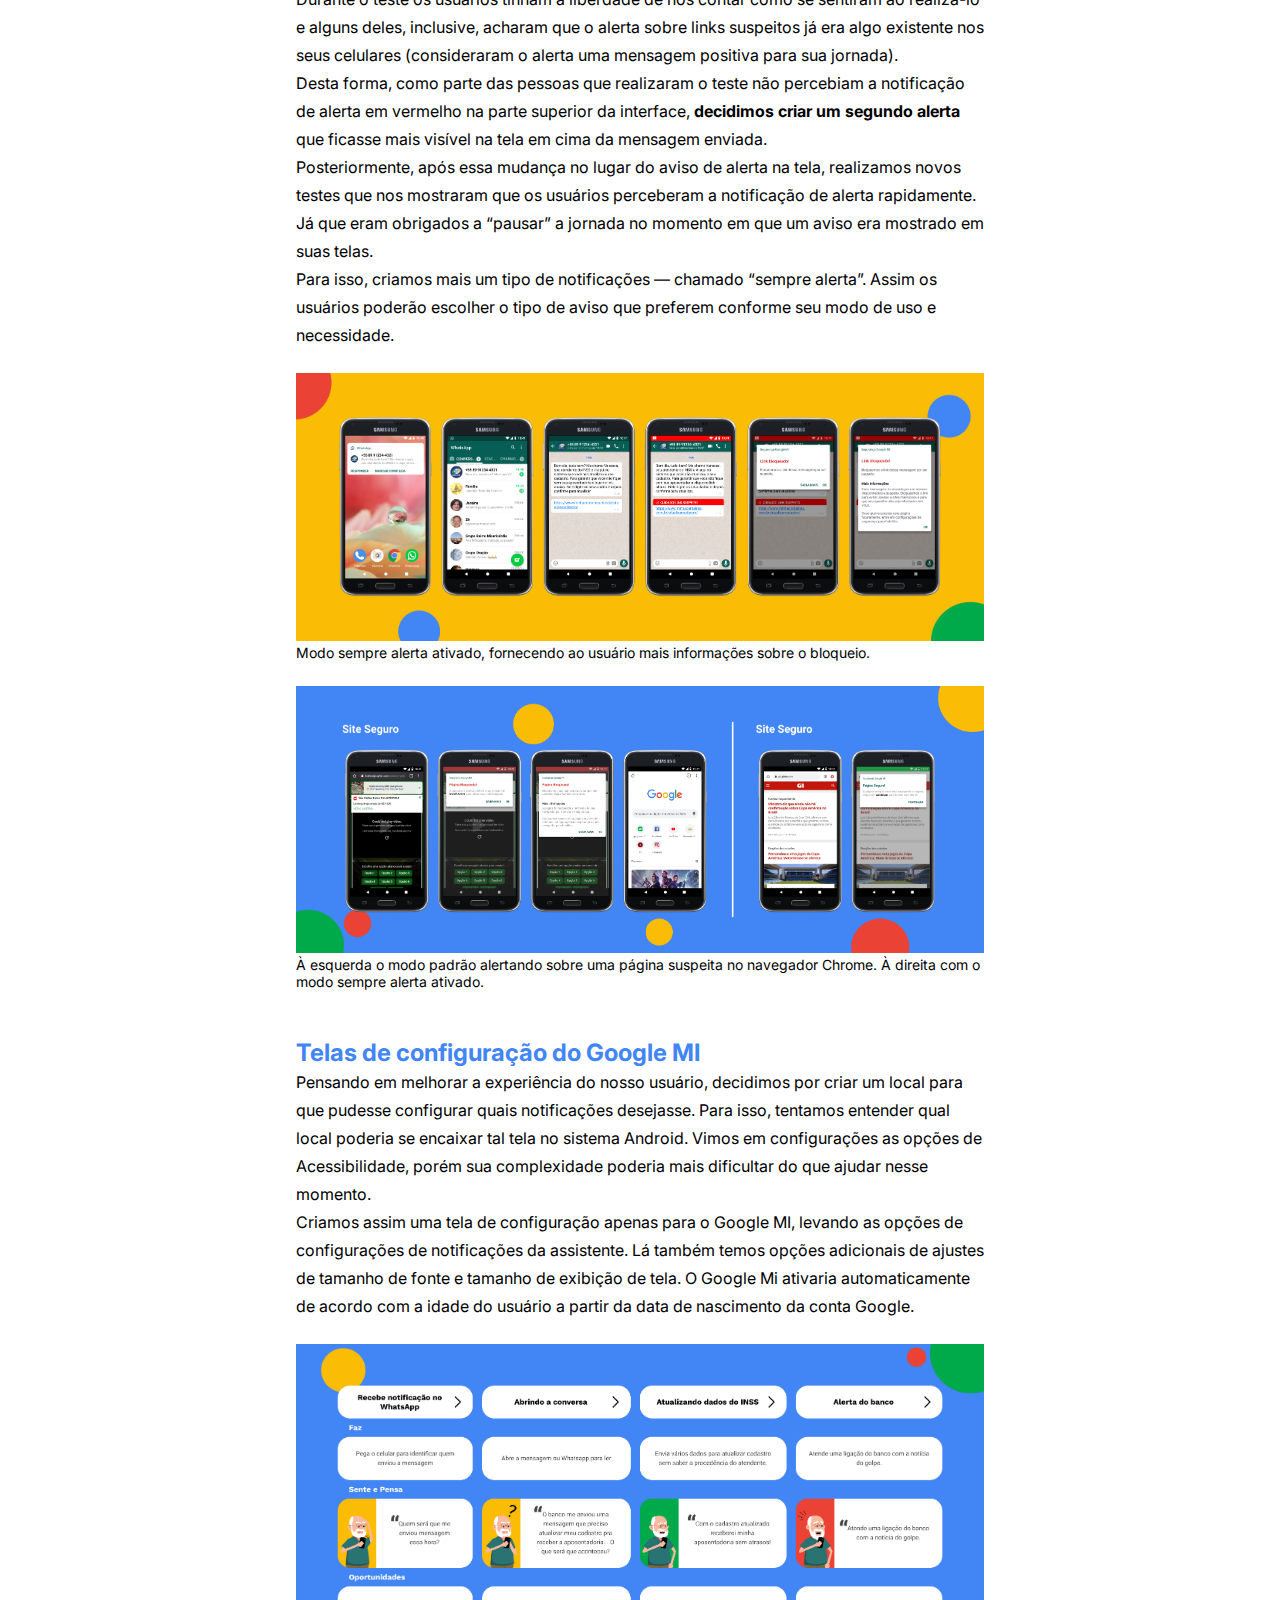
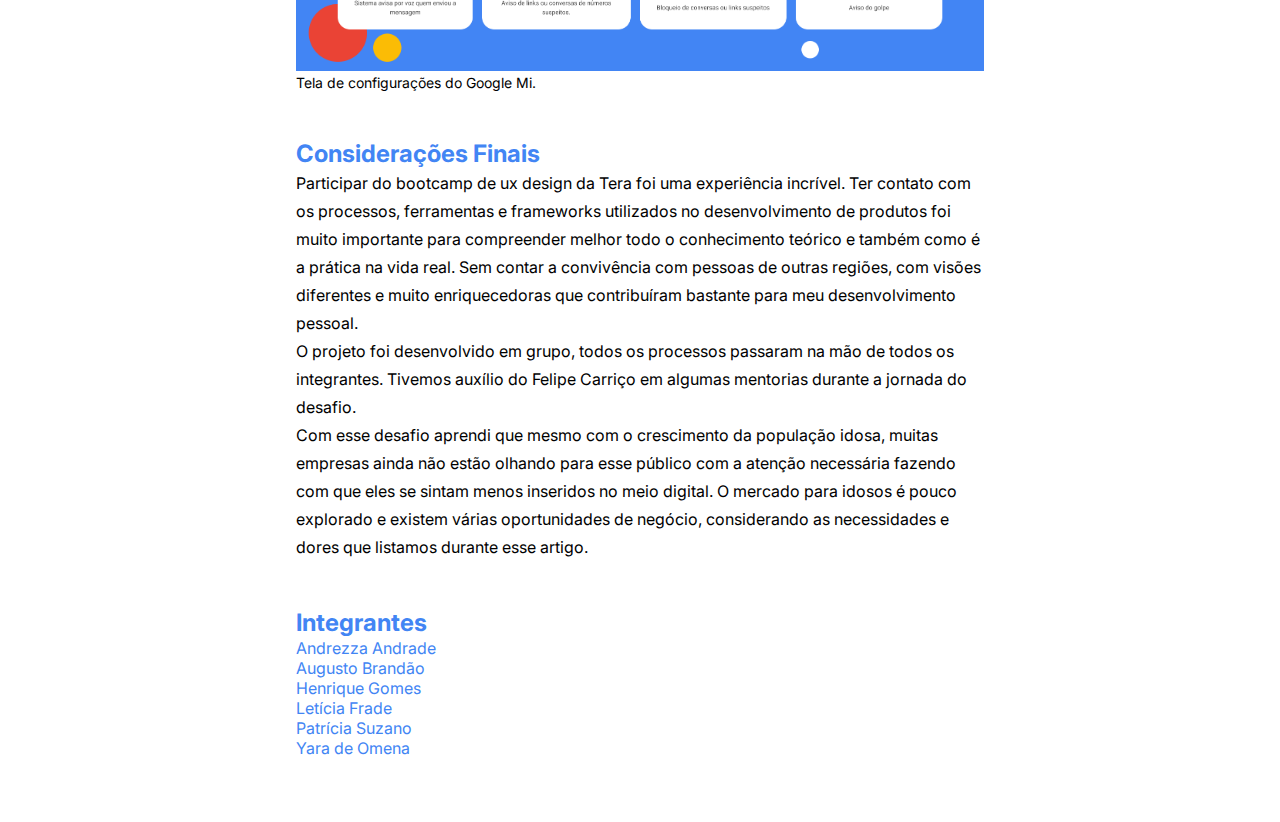
<file: google-mi.html>
<!DOCTYPE html>
<html lang="pt-br">
<head>
    <meta charset="UTF-8">
    <meta http-equiv="X-UA-Compatible" content="IE=edge">
    <meta name="viewport" content="width=device-width, initial-scale=1.0">
    <title>Estudo de Caso Bootcamp TERA</title>
    <link rel="stylesheet" href="styles.css">
    <link rel="shortcut icon" href="imagens/projetos/google-mi/favicon.png" type="image/x-icon">
    <meta name="description" content="Um estudo de caso sobre como criamos uma nova funcionalidade para melhorar a experiência dos idosos que usam Android no seu dia.">
</head>
<body>
    <main>
        <nav>
            <ul class="breadcrumb">
                <li><a href="index.html">Página Inicial</a></li>
                <li><a href="index.html#projetos">Projetos</a></li>
                <li>Google Mi</li>
            </ul>
        </nav>

        <Section class="seçao titulo-principal">
            <h3>Segurança de navegabilidade para idosos — Uma ferramenta para aumentar a confiança no mundo digital.</h3>
        </Section>

        <section id="desafio" class="seçao">
            <div class="titulo-seçao">
                <h3>O desafio</h3>
            </div>

            <p>Nosso grupo recebeu o desafio de <strong>“Como melhorar a qualidade de vida de idosos que moram sozinhos”</strong> no bootcamp de UX Design da Tera.</p>

            <p>O desafio podia abranger várias formas diferentes de resolução de problema, com isso buscamos mais informações sobre o problema em si para encontrarmos os caminhos nos quais deveríamos seguir.</p>
        </section>

        <section id="processos" class="seçao">
            <div class="titulo-seçao">
                <h3>Processos</h3>
            </div>

            <figure>
                <img class="img-artigos" src="imagens/projetos/google-mi/processos.png" alt="Processos">
            </figure>
        </section>

        <section id="desk-research" class="seçao">
            <div class="titulo-seçao">
                <h3>Desk Research</h3>
            </div>

            <p>Inicialmente, buscamos entender e destrinchar alguns conceitos do desafio: O que é qualidade de vida, quem é a pessoa idosa e o que significa morar sozinha. Criamos uma matriz CSD com o que tínhamos de certezas, dúvidas e suposições sobre o nosso público e a partir dela realizamos uma desk research para conhecer melhor o nosso público, suas particularidades, estilo de vida, dores e desafios.</p>

            <figure>
                <img class="img-artigos" src="imagens/projetos/google-mi/matriz-csd.png" alt="Matriz CSD">
                <figcaption>Matriz CSD que serviu como ponto de partida para a pesquisa.</figcaption>
            </figure>
            
            <p>Com isso, descobrimos alguns dados muito importantes que nos ajudaram a avançar com o projeto e resolução do problema.</p>
            
            <dl>
                <dt>A população idosa cresceu</dt>
                <dd><a class="links-externos" href="https://www.ufjf.br/ladem/2020/06/21/envelhecimento-populacional-continua-e-nao-ha-perigo-de-um-geronticidio-artigo-de-jose-eustaquio-diniz-alves/#:~:text=O%20n%C3%BAmero%20de%20brasileiros%20idosos%20de%2065%20anos%20e%20mais,estimado%20em%2038,3%20vezes." target="_blank" rel="external">A população atual de idosos representa 14% da população brasileira.</a> Em 2020 esse grupo passou para 29,9 milhões. A população de idosos aumentou pouco mais do que 11 vezes em comparação aos últimos 70 anos, onde tínhamos uma população de 2,6 milhões de idosos no Brasil.</dd>
                
                <dt>Idosos mais inseridos no meio digital</dt>
                <dd><a class="links-externos" href="https://www.consumidormoderno.com.br/2019/08/31/idosos-mais-conectados-pesquisa/#:~:text=Entre%20os%20de%2060%20anos%20e%20mais,%2058%25%20t%C3%AAm,acesso%20%C3%A0%20internet%20nos%20smartphones.&text=Do%20total%20da%20popula%C3%A7%C3%A3o,%2076,notebook%20e%2010%25%20pelos%20tablets" target="_blank" rel="external">58% dos idosos possuem acesso à internet em seus smartphones</a> e <a class="links-externos" href="https://www.sbgg-sp.com.br/eradigital/" target="_blank" rel="external">85% das pessoas acima de 55 anos</a> já utilizaram a internet para algum tipo de pesquisa de produto ou serviço.</dd>
                
                <dt>A pandemia encadeou esse aumento</dt>
                <dd>Os idosos foram um dos grupos mais afetados durante a pandemia, por isso muitos deles tiveram que aprender a usar tecnologias para continuarem interagindo com seus amigos e familiares na segurança de suas casas.</dd>
               
                <dt>7 em cada 10 empresas acreditam que idosos não usam tecnologia</dt>
                <dd>Mesmo encontrando dados que facilitam a visualização e a grande quantidade de público com maior interesse no meio digital, <a class="links-externos" href="https://eaesp.fgv.br/sites/eaesp.fgv.br/files/u68/pesquisa_fgvbrasilprev.pdf" target="_blank" rel="external">70% das empresas brasileiras acreditam que esse público não acompanha as evoluções que acontecem no cenário tecnológico.</a></dd>
            </dl>
            
            <p>Durante a pesquisa, decidimos delimitar o nosso público em idosos entre 60 a 74 anos. <strong>De acordo com a OMS,idoso é todo indivíduo com 60 anos ou mais.</strong> Entendemos que as diferentes faixas etárias possuem necessidades e dores distintas, em razão disso acreditamos que delimitar a idade do nosso público nos ajudaria a entender pontualmente suas necessidades e dores a fim de trabalharmos numa solução mais efetiva.</p>

            <p>A partir dos dados coletados na desk research, realizamos um roteiro de pesquisa qualitativa para entender algumas informações com mais profundidade. Optamos por não realizar uma pesquisa quantitativa, porque com a entrevista qualitativa seria possível entender os valores pessoais, significados, dores, visões de mundo e insights que nos ajudariam a entender melhor o nosso público.</p>
        </section>

        <section id="entrevistas" class="seçao">
            <div class="titulo-seçao">
                <h3>Entrevistas</h3>
            </div>

            <p>Realizamos 12 entrevistas qualitativas com idosos entre 60 a 74 anos e encontramos alguns pontos de dores, necessidades, inspirações e oportunidades em comum. A partir disso, realizamos uma matriz de informações com as principais informações das entrevistas.</p>

            <p>A partir dos dados coletados na Matriz de Informações, estruturamos quem é a nossa persona: “José — o curioso” e entendemos suas necessidades, dores e frustrações.</p>

            <figure>
                <img class="img-artigos" src="imagens/projetos/google-mi/matriz-de-informaçao.png" alt="Matriz de Informação">
                <figcaption>Matriz de informação com os achados das entrevistas.</figcaption>
            </figure>

            <figure>
                <img class="img-artigos" src="imagens/projetos/google-mi/persona.png" alt="Persona">
                <figcaption>José "O curioso", persona criada a partir da consolidação dos dados das entrevistas.</figcaption>
            </figure>
        </section>

        <section id="detectando-problemas" class="seçao">
            <div class="titulo-seçao">
                <h3>Detectando Problemas</h3>
            </div>

            <p>Após a construção da persona, entendemos quais eram as principais dores e necessidades em diversos setores: saúde e bem estar, facilitação do uso de tecnologia, sociabilidade no meio digital e segurança na internet. Utilizamos do "Como Podemos" para pensar em soluções para as principais dores encontradas. Posteriormente, colocamos todas as possíveis soluções dos problemas detectados em uma Matriz de Esforço/Impacto e <strong>percebemos que a maioria das nossas soluções estavam interligadas a uma dor que identificamos ser latente:</strong></p>

            <div class="destaque-artigo">
                <h4>“Como podemos ajudar idosos a se sentirem mais seguros no mundo digital”</h4>
            </div>

            <p>Percebemos que <strong>os idosos não utilizam todas as possibilidades oferecidas no meio digital porque se sentem inseguros</strong>, como por exemplo, fazer compras online ou usar redes sociais.</p>

            <figure>
                <img class="img-artigos" src="imagens/projetos/google-mi/matriz-de-priorizaçao.png" alt="Matriz de Informação">
                <figcaption>Matriz de Esforço/Impacto com as soluções. O card com o contorno tracejado em volta é a dor que identificamos como latente.</figcaption>
            </figure>

            <p>Para entender um pouco mais sobre o dia a dia do nosso usuário e sua dor dentro do mundo digital, criamos uma jornada exemplificando um golpe realizado por WhatsApp, um problema bem recorrentes entre a população mais idosa, e sinalizamos algumas oportunidades.</p>

            <figure>
                <img class="img-artigos" src="imagens/projetos/google-mi/jornada.png" alt="Jornada do usuário">
                <figcaption>Jornada do usuário exemplificando um golpe pelo WhatsApp.</figcaption>
            </figure>
        </section>

        <section id="soluçao" class="seçao">
            <div class="titulo-seçao">
                <h3>Solução</h3>
            </div>

            <p>Sendo assim, para trazer mais segurança e confiança na navegação, desenvolvemos uma funcionalidade para a assistente do sistema operacional Android — Google MI (Google Melhor Idade) com foco em auxiliar o idoso. No WhatsApp o sistema identifica links suspeitos, fake news e em navegadores, avisamos sobre sites seguros para compras, sites suspeitos ou qualquer notificação que possa ajudar nosso usuário no decorrer de sua jornada em “locais” perigosos no mundo digital.</p>

            <p>Escolhemos o sistema Android, pois é <a class="links-externos" href="https://www.techtudo.com.br/noticias/2020/09/9-em-cada-10-brasileiros-usam-celular-android-diz-relatorio-do-google.ghtml" target="_blank" rel="external">o mais utilizado pelos brasileiros</a> e tem um melhor custo benefício. Optamos por criar uma nova funcionalidade para a Google Assistente, por ser mais integrada ao sistema e possibilitar levar  a funcionalidade a mais aplicativos dentro do sistema.</p>

            <p>Percebemos que os idosos não utilizam todas as possibilidades oferecidas no meio digital porque se sentem inseguros, como por exemplo, fazer compras online ou usar redes sociais.</p>
        </section>

        <section id="prototipos" class="seçao">
            <div class="titulo-seçao">
                <h3>Protótipos e Testes de Usabilidade</h3>
            </div>

            <p>Depois de Crazy 8's e desenharmos alguns rabiscoframes, fizemos um fluxograma com o principal aplicativo utilizado pelo nosso público, o WhatsApp. Simulamos como funcionaria a nova funcionalidade alertando o usuário de um possível link malicioso</p>

            <figure>
                <img class="img-artigos" src="imagens/projetos/google-mi/fluxograma.png" alt="Fluxograma">
                <figcaption>Fluxograma simulando o alerta de link suspeito no aplicativo WhatsApp.</figcaption>
            </figure>

            <p>Após o fluxograma iniciamos o desenvolvimento de protótipos das funções iniciais e com eles prontos começamos a realizar testes de usabilidade.</p>

            <p>Realizamos testes de usabilidade com 7 pessoas. Nos primeiros testes simulamos uma tela do WhatsApp, onde o usuário recebia uma notificação com um link suspeito. O objetivo do teste era identificar se o usuário identificaria o alerta de mensagem suspeita em sua conversa. Sendo assim, elencamos uma tarefa para tentar entender se os usuários conseguiriam de fato:</p>

            <dl>
                <dt>Acessar a notificação do WhatsApp com o suposto link suspeito.</dt>
                <dt>Visualizar o link suspeito.</dt>
                <dt>Identificação da barra de alerta.</dt>
            </dl>

            <figure>
                <img class="img-artigos" src="imagens/projetos/google-mi/prototipo-1.png" alt="Protótipo 1">
                <figcaption>Protótipo do alerta de link suspeito usado no teste de usabilidade.</figcaption>
            </figure>

            <p>Percebemos que parte dos usuários que realizaram o teste, demoraram para identificar a barra de alerta em cima da mensagem, sendo que alguns sequer chegaram a identificá-la. Durante o teste os usuários tinham a liberdade de nos contar como se sentiram ao realizá-lo e alguns deles, inclusive, acharam que o alerta sobre links suspeitos já era algo existente nos seus celulares (consideraram o alerta uma mensagem positiva para sua jornada).</p>

            <p>Desta forma, como parte das pessoas que realizaram o teste não percebiam a notificação de alerta em vermelho na parte superior da interface, <strong>decidimos criar um segundo alerta</strong> que ficasse mais visível na tela em cima da mensagem enviada.</p>

            <p>Posteriormente, após essa mudança no lugar do aviso de alerta na tela, realizamos novos testes que nos mostraram que os usuários perceberam a notificação de alerta rapidamente. Já que eram obrigados a “pausar” a jornada no momento em que um aviso era mostrado em suas telas.</p>

            <p>Para isso, criamos mais um tipo de notificações — chamado “sempre alerta”. Assim os usuários poderão escolher o tipo de aviso que preferem conforme seu modo de uso e necessidade.</p>

            <figure>
                <img class="img-artigos" src="imagens/projetos/google-mi/prototipo-2.png" alt="Protótipo 2">
                <figcaption>Modo sempre alerta ativado, fornecendo ao usuário mais informações sobre o bloqueio.</figcaption>
            </figure>

            <figure>
                <img class="img-artigos" src="imagens/projetos/google-mi/prototipo-3.png" alt="Protótipo 3">
                <figcaption>À esquerda o modo padrão alertando sobre uma página suspeita no navegador Chrome. À direita com o modo sempre alerta ativado.</figcaption>
            </figure>

            <section id="tela-config" class="seçao">
                <div class="titulo-seçao">
                    <h3>Telas de configuração do Google MI</h3>
                </div>

                <p>Pensando em melhorar a experiência do nosso usuário, decidimos por criar um local para que pudesse configurar quais notificações desejasse. Para isso, tentamos entender qual local poderia se encaixar tal tela no sistema Android. Vimos em configurações as opções de Acessibilidade, porém sua complexidade poderia mais dificultar do que ajudar nesse momento.</p>

                <p>Criamos assim uma tela de configuração apenas para o Google MI, levando as opções de configurações de notificações da assistente. Lá também temos opções adicionais de ajustes de tamanho de fonte e tamanho de exibição de tela. O Google Mi ativaria automaticamente de acordo com a idade do usuário a partir da data de nascimento da conta Google.</p>

                <figure>
                    <img class="img-artigos" src="imagens/projetos/google-mi/jornada.png" alt="Tela de Configuração">
                    <figcaption>Tela de configurações do Google Mi.</figcaption>
                </figure>
            </section>

            <section id="consideraçoes" class="seçao">
                <div class="titulo-seçao">
                    <h3>Considerações Finais</h3>
                </div>

                <p>Participar do bootcamp de ux design da Tera foi uma experiência incrível. Ter contato com os processos, ferramentas e frameworks utilizados no desenvolvimento de produtos foi muito importante para compreender melhor todo o conhecimento teórico e também como é a prática na vida real. Sem contar a convivência com pessoas de outras regiões, com visões diferentes e muito enriquecedoras que contribuíram bastante para meu desenvolvimento pessoal.</p>

                <p>O projeto foi desenvolvido em grupo, todos os processos passaram na mão de todos os integrantes. Tivemos auxílio do Felipe Carriço em algumas mentorias durante a jornada do desafio.</p>
                
                <p>Com esse desafio aprendi que mesmo com o crescimento da população idosa, muitas empresas ainda não estão olhando para esse público com a atenção necessária fazendo com que eles se sintam menos inseridos no meio digital. O mercado para idosos é pouco explorado e existem várias oportunidades de negócio, considerando as necessidades e dores que listamos durante esse artigo.</p>
            </section>

            <section id="integrantes" class="seçao">
                <div class="titulo-seçao">
                    <h3>Integrantes</h3>
                </div>

                <ul class="integrantes">
                    <li><a href="https://www.linkedin.com/in/andrezzaandrade/" target="_blank" rel="external">Andrezza Andrade</a></li>
                    <li><a href="https://www.linkedin.com/in/augustobrandao/" target="_blank" rel="external">Augusto Brandão</a></li>
                    <li><a href="https://www.linkedin.com/in/moura-henrique/" target="_blank" rel="external">Henrique Gomes</a></li>
                    <li><a href="https://www.linkedin.com/in/let%C3%ADcia-frade-649183193/" target="_blank" rel="external">Letícia Frade</a></li>
                    <li><a href="https://www.linkedin.com/in/patriciasuzano/" target="_blank" rel="external">Patrícia Suzano</a></li>
                    <li><a href="https://www.linkedin.com/in/yaraomena/" target="_blank" rel="external">Yara de Omena</a></li>
                </ul>
            </section>

        </section>
    </main>

</body>
</html>
</file>
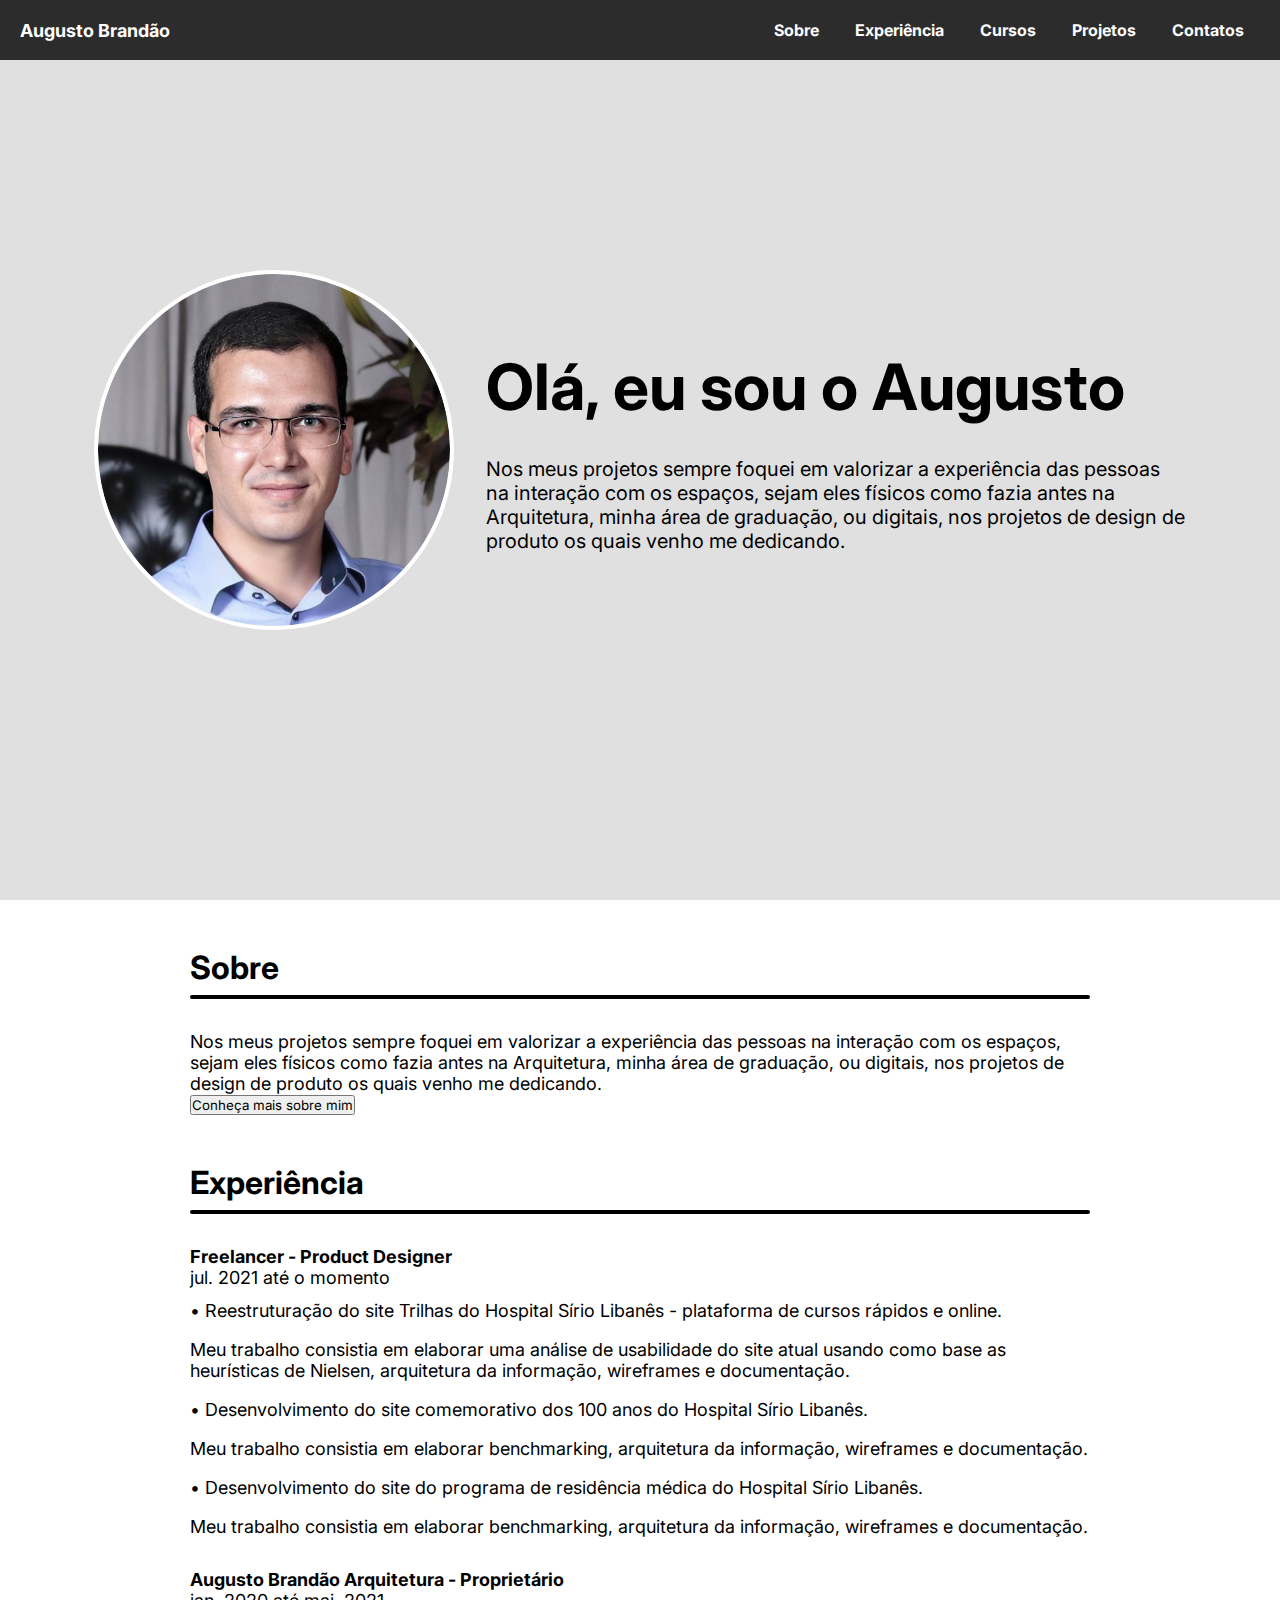
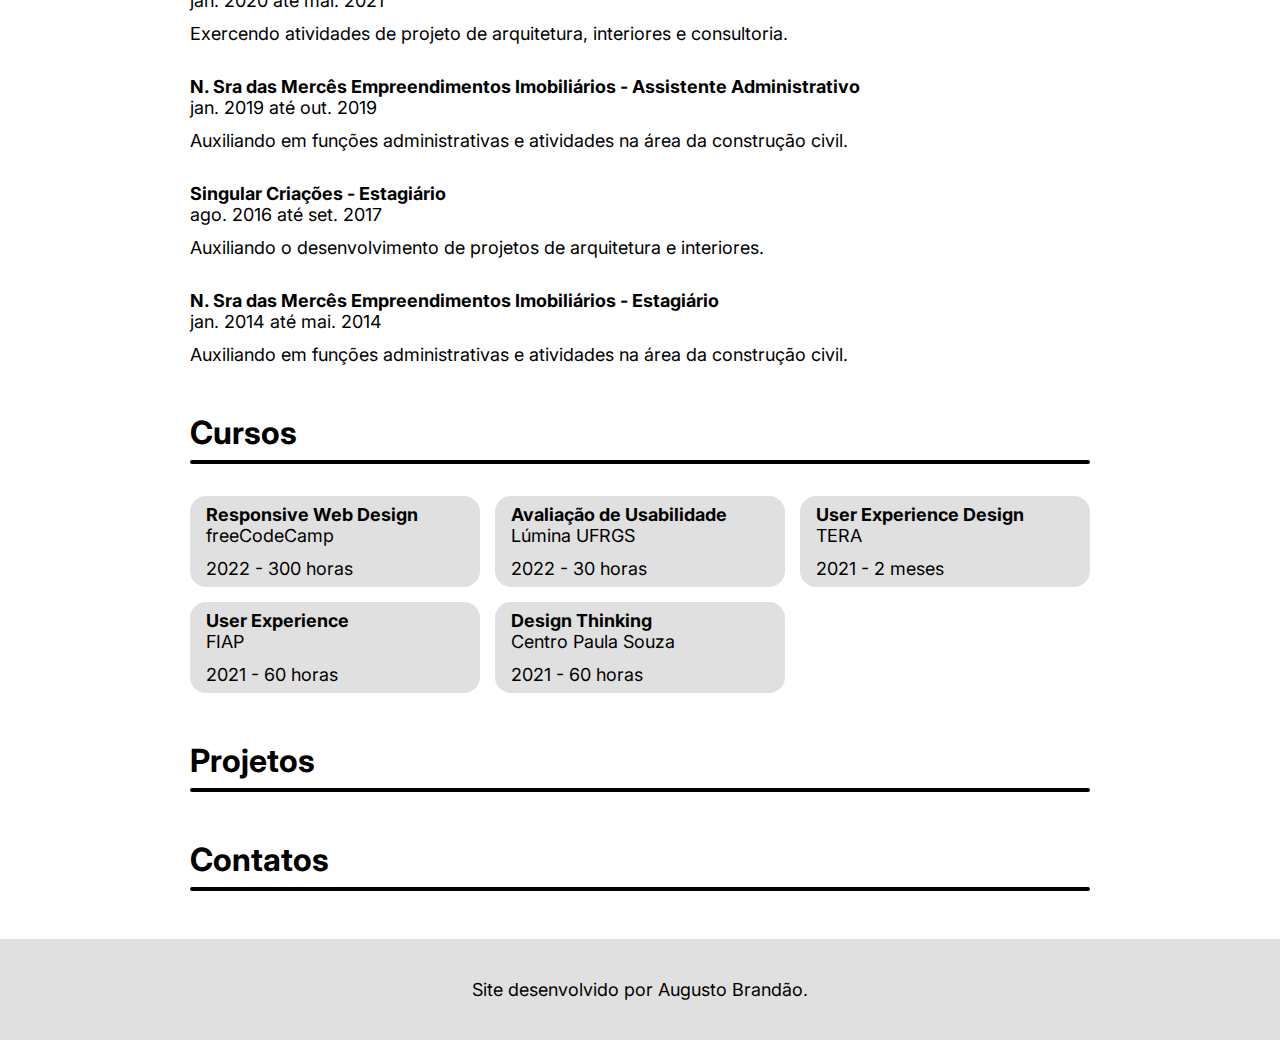
<file: página-inicial.html>
<!DOCTYPE html>
<html lang="pt-br">
<head>
    <meta charset="UTF-8">
    <meta http-equiv="X-UA-Compatible" content="IE=edge">
    <meta name="viewport" content="width=device-width, initial-scale=1.0">
    <title>Augusto Brandão Portfólio</title>
    <link rel="stylesheet" href="estilos/styles.css">
</head>
<body>
    <header>
        <nav>
            <a class="logo-nav" href="página-inicial.html">Augusto Brandão</a>

            <ul>
                <li><a href="#sobre">Sobre</a></li>
                <li><a href="#experiencia">Experiência</a></li>
                <li><a href="#cursos">Cursos</a></li>
                <li><a href="#projetos">Projetos</a></li>
                <li><a href="#contatos">Contatos</a></li>
            </ul>
        </nav>
    </header>

    <section class="hero">
        <img src="imagens/foto-perfil.png" alt="Foto">
        
        <div>
            <h1>Olá, eu sou o Augusto</h1>
            <p>Nos meus projetos sempre foquei em valorizar a experiência das pessoas na interação com os espaços, sejam eles físicos como fazia antes na Arquitetura, minha área de graduação, ou digitais, nos projetos de design de produto os quais venho me dedicando.</p>
        </div>
    </section>

    <main>
        <section id="sobre">
            <div class="titulo-seçao">
                <h2>Sobre</h2>
                <hr>
            </div>
            
            <p>Nos meus projetos sempre foquei em valorizar a experiência das pessoas na interação com os espaços, sejam eles físicos como fazia antes na Arquitetura, minha área de graduação, ou digitais, nos projetos de design de produto os quais venho me dedicando.</p>
            
            <button>Conheça mais sobre mim</button>
        </section>

        <section id="experiencia">
            <div class="titulo-seçao">
                <h2>Experiência</h2>
                <hr>
            </div>

            <div class="exp">
                <div class="exp-titulo">
                    <p class="nome-cargo">Freelancer - Product Designer</p>
                    <p>jul. 2021 até o momento</p>
                </div>

                <div class="exp-descriçao">
                    <p>• Reestruturação do site Trilhas do Hospital Sírio Libanês - plataforma de cursos rápidos e online.</p>
                    
                    <p>Meu trabalho consistia em elaborar uma análise de usabilidade do site atual usando como base as heurísticas de Nielsen, arquitetura da informação, wireframes e documentação.</p>
                   
                    <p>• Desenvolvimento do site comemorativo dos 100 anos do Hospital Sírio Libanês.</p>
                   
                    <p>Meu trabalho consistia em elaborar benchmarking, arquitetura da informação, wireframes e documentação.</p>
                    
                    <p>• Desenvolvimento do site do programa de residência médica do Hospital Sírio Libanês.</p>
                    
                    <p>Meu trabalho consistia em elaborar benchmarking, arquitetura da informação, wireframes e documentação.</p>
                </div>
            </div>

            <div class="exp">
                <div class="exp-titulo">
                    <p class="nome-cargo">Augusto Brandão Arquitetura - Proprietário</p>
                    <p>jan. 2020 até mai. 2021</p>
                </div>

                <div class="exp-descriçao">
                    <p>Exercendo atividades de projeto de arquitetura, interiores e consultoria.</p>
                </div>
            </div>

            <div class="exp">
                <div class="exp-titulo">
                    <p class="nome-cargo">N. Sra das Mercês Empreendimentos Imobiliários - Assistente Administrativo</p>
                    <p>jan. 2019 até out. 2019</p>
                </div>

                <div class="exp-descriçao">
                    <p>Auxiliando em funções administrativas e atividades na área da construção civil.</p>
                </div>
            </div>

            <div class="exp">
                <div class="exp-titulo">
                    <p class="nome-cargo">Singular Criações - Estagiário</p>
                    <p>ago. 2016 até set. 2017</p>
                </div>

                <div class="exp-descriçao">
                    <p>Auxiliando o desenvolvimento de projetos de arquitetura e interiores.</p>
                </div>
            </div>

            <div class="exp">
                <div class="exp-titulo">
                    <p class="nome-cargo">N. Sra das Mercês Empreendimentos Imobiliários - Estagiário</p>
                    <p>jan. 2014 até mai. 2014</p>
                </div>

                <div class="exp-descriçao">
                    <p>Auxiliando em funções administrativas e atividades na área da construção civil.</p>
                </div>
            </div>

        </section>

        <section id="cursos">
            <div class="titulo-seçao">
                <h2>Cursos</h2>
                <hr>
            </div>

            <p></p>

            <div class="cursos-conteudo">
                <div class="card-curso">
                    <div class="card-titulo">
                        <p class="nome-cargo">Responsive Web Design</p>
                        <p>freeCodeCamp</p>
                    </div>
                    <p>2022 - 300 horas</p>
                </div>
                <div class="card-curso">
                    <div class="card-titulo">
                        <p class="nome-cargo">Avaliação de Usabilidade</p>
                        <p>Lúmina UFRGS</p>
                    </div>
                    <p>2022 - 30 horas</p>
                </div>
                <div class="card-curso">
                    <div class="card-titulo">
                        <p class="nome-cargo">User Experience Design</p>
                        <p>TERA</p>
                    </div>
                    <p>2021 - 2 meses</p>
                </div>
                <div class="card-curso">
                    <div class="card-titulo">
                        <p class="nome-cargo">User Experience</p>
                        <p>FIAP</p>
                    </div>
                    <p>2021 - 60 horas</p>
                </div>
                <div class="card-curso">
                    <div class="card-titulo">
                        <p class="nome-cargo">Design Thinking</p>
                        <p>Centro Paula Souza</p>
                    </div>
                    <p>2021 - 60 horas</p>
                </div>
            </div>
        </section>

        <section id="projetos">
            <div class="titulo-seçao">
                <h2>Projetos</h2>
                <hr>
            </div>


        </section>

        <section id="contatos">
            <div class="titulo-seçao">
                <h2>Contatos</h2>
                <hr>
            </div>


        </section>
    </main>

    <footer>
        <p>Site desenvolvido por Augusto Brandão.</p>
    </footer>
</body>
</html>
</file>
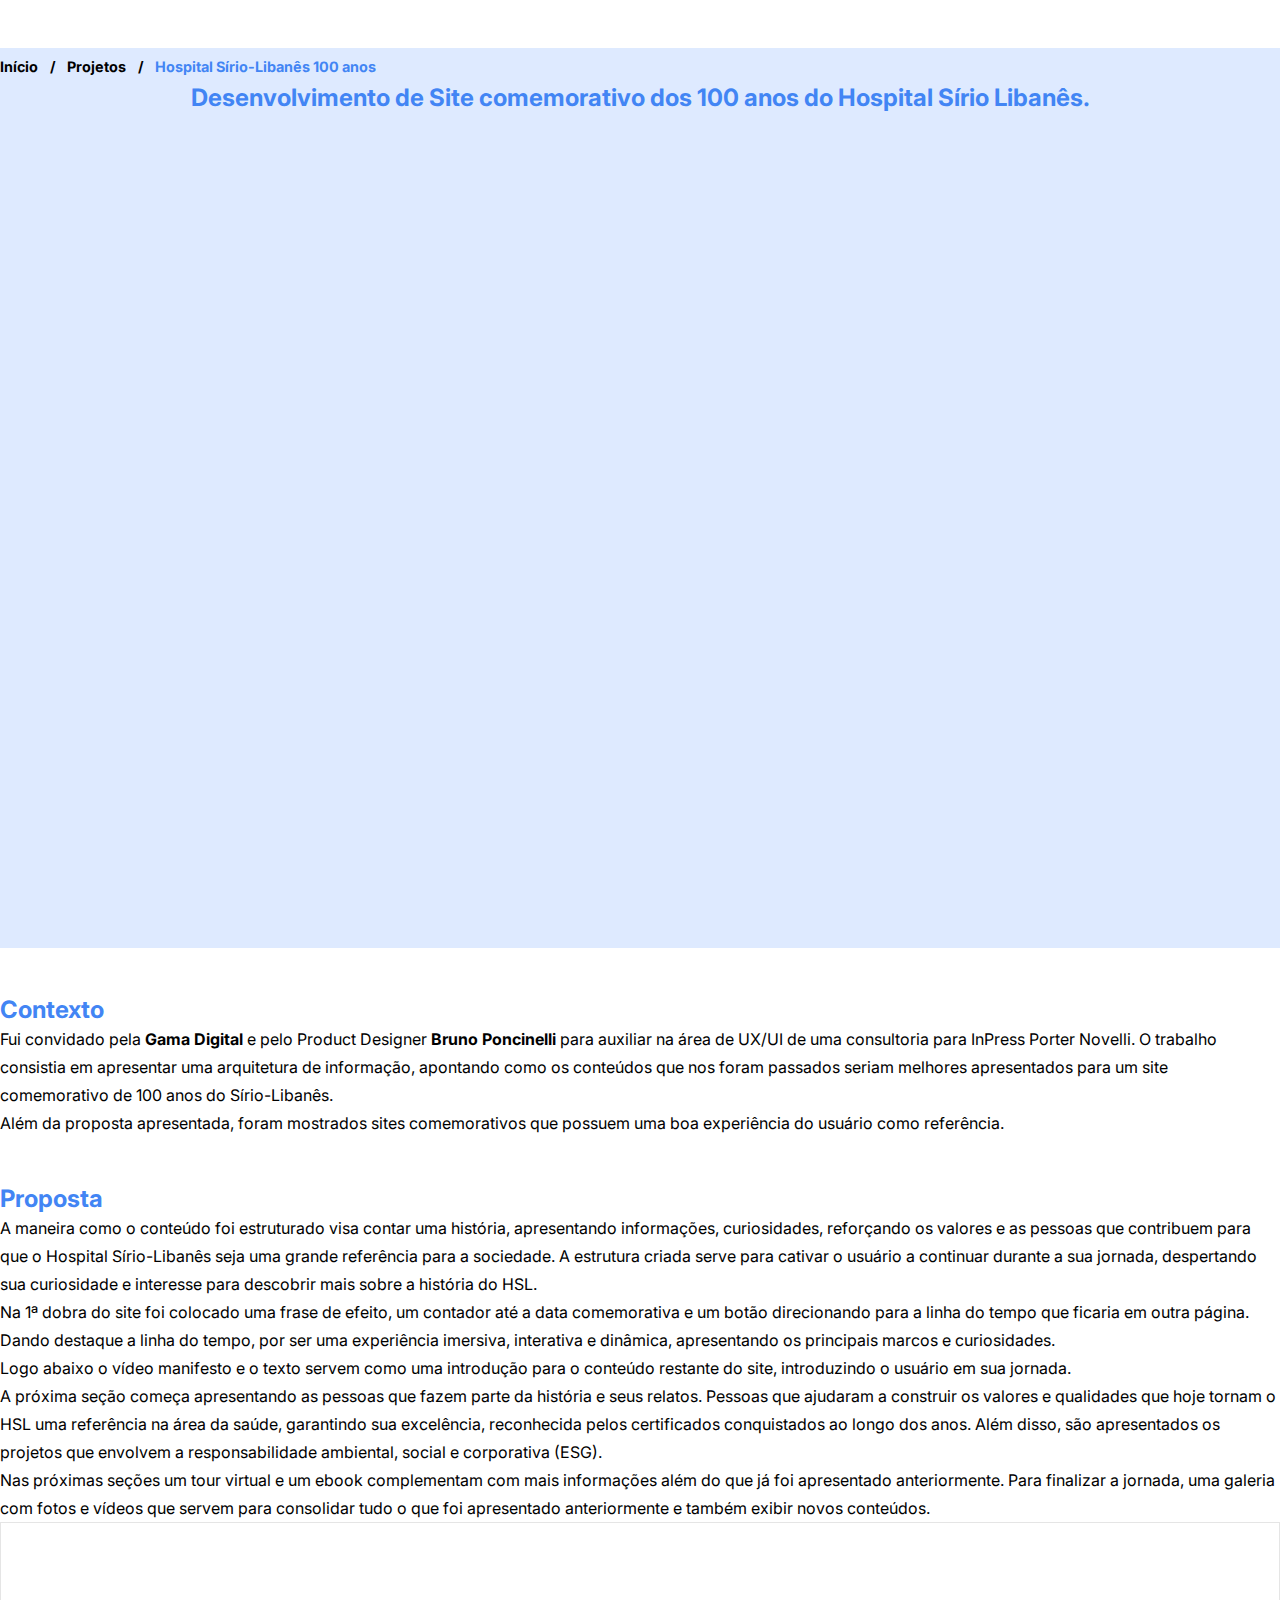
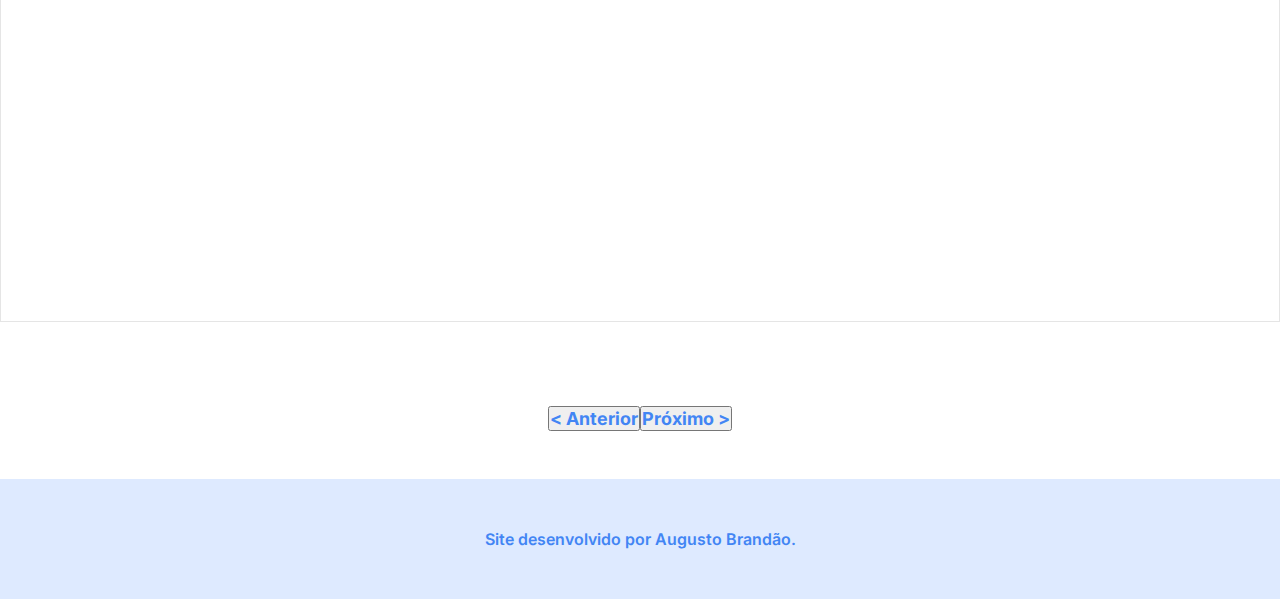
<file: sirio-100-anos.html>
<!DOCTYPE html>
<html lang="pt-br">
<head>
    <meta charset="UTF-8">
    <meta name="viewport" content="width=device-width, initial-scale=1.0">
    <title>Hospital Sírio-Libanês 100 anos</title>
    <link rel="stylesheet" href="styles.css">
    <link rel="shortcut icon" href="imagens/favicon-pages.svg" type="image/x-icon">
    <meta name="description" content="Desenvolvimento de Site comemorativo dos 100 anos do Hospital Sírio Libanês.">
</head>
<body>
    <header class="seçao">
        <ul class="breadcrumb">
            <li><a href="index.html">Início</a></li>
            <li><a href="index.html#projetos">Projetos</a></li>
            <li>Hospital Sírio-Libanês 100 anos</li>
        </ul>

        <h3>Desenvolvimento de Site comemorativo dos 100 anos do Hospital Sírio Libanês.</h3>        
    </header>

    <section id="contexto" class="seçao">
        <div class="titulo-seçao">
            <h3>Contexto</h3>
        </div>

        <p>Fui convidado pela <strong>Gama Digital</strong> e pelo Product Designer <strong>Bruno Poncinelli</strong> para auxiliar na área de UX/UI de uma consultoria para InPress Porter Novelli. O trabalho consistia em apresentar uma arquitetura de informação, apontando como os conteúdos que nos foram passados seriam melhores apresentados para um site comemorativo de 100 anos do Sírio-Libanês.</p>

        <p>Além da proposta apresentada, foram mostrados sites comemorativos que possuem uma boa experiência do usuário como referência.</p>       
    </section>

    <section id="proposta" class="seçao">
        <div class="titulo-seçao">
            <h3>Proposta</h3>
        </div>
    
        <p>A maneira como o conteúdo foi estruturado visa contar uma história, apresentando informações, curiosidades, reforçando os valores e as pessoas que contribuem para que o Hospital Sírio-Libanês seja uma grande referência para a sociedade. A estrutura criada serve para cativar o usuário a continuar durante a sua jornada, despertando sua curiosidade e interesse para descobrir mais sobre a história do HSL.</p>

        <p>Na 1ª dobra do site foi colocado uma frase de efeito, um contador até a data comemorativa e um botão direcionando para a linha do tempo que ficaria em outra página. Dando destaque a linha do tempo, por ser uma experiência imersiva, interativa e dinâmica, apresentando os principais marcos e curiosidades.</p>

        <p>Logo abaixo o vídeo manifesto e o texto servem como uma introdução para o conteúdo restante do site, introduzindo o usuário em sua jornada.</p>

        <p>A próxima seção começa apresentando as pessoas que fazem parte da história e seus relatos. Pessoas que ajudaram a construir os valores e qualidades que hoje tornam o HSL uma referência na área da saúde, garantindo sua excelência, reconhecida pelos certificados conquistados ao longo dos anos. Além disso, são apresentados os projetos que envolvem a responsabilidade ambiental, social e corporativa (ESG).</p>

        <strong>
            <p>Nas próximas seções um tour virtual e um ebook complementam com mais informações além do que já foi apresentado anteriormente. Para finalizar a jornada, uma galeria com fotos e vídeos que servem para consolidar tudo o que foi apresentado anteriormente e também exibir novos conteúdos.</p>
        </strong>
    
        <iframe style="border: 1px solid rgba(0, 0, 0, 0.1);" width="100%" height="400" src="https://www.figma.com/embed?embed_host=share&url=https%3A%2F%2Fwww.figma.com%2Ffile%2FrxzH6NblYEYPKIpPaSF8qV%2FS%25C3%25ADrio-100-anos%3Fnode-id%3D0%253A1" allowfullscreen></iframe>       
    </section>

    <section id="nav" class="seçao">
        <nav class="nav-inferior">
            <button class="nav-button" type="button">
                <a href="sirio-iep.html">
                    <h4>< Anterior</h4>
                </a>
            </button>

            <button class="nav-button" type="button">
                <a href="sirio-lp-res.html">
                    <h4>Próximo ></h4>
                </a>
            </button>
        </nav>
    </section>

    <footer>
        <p>Site desenvolvido por Augusto Brandão.</p>
    </footer>
</body>
</html>
</file>
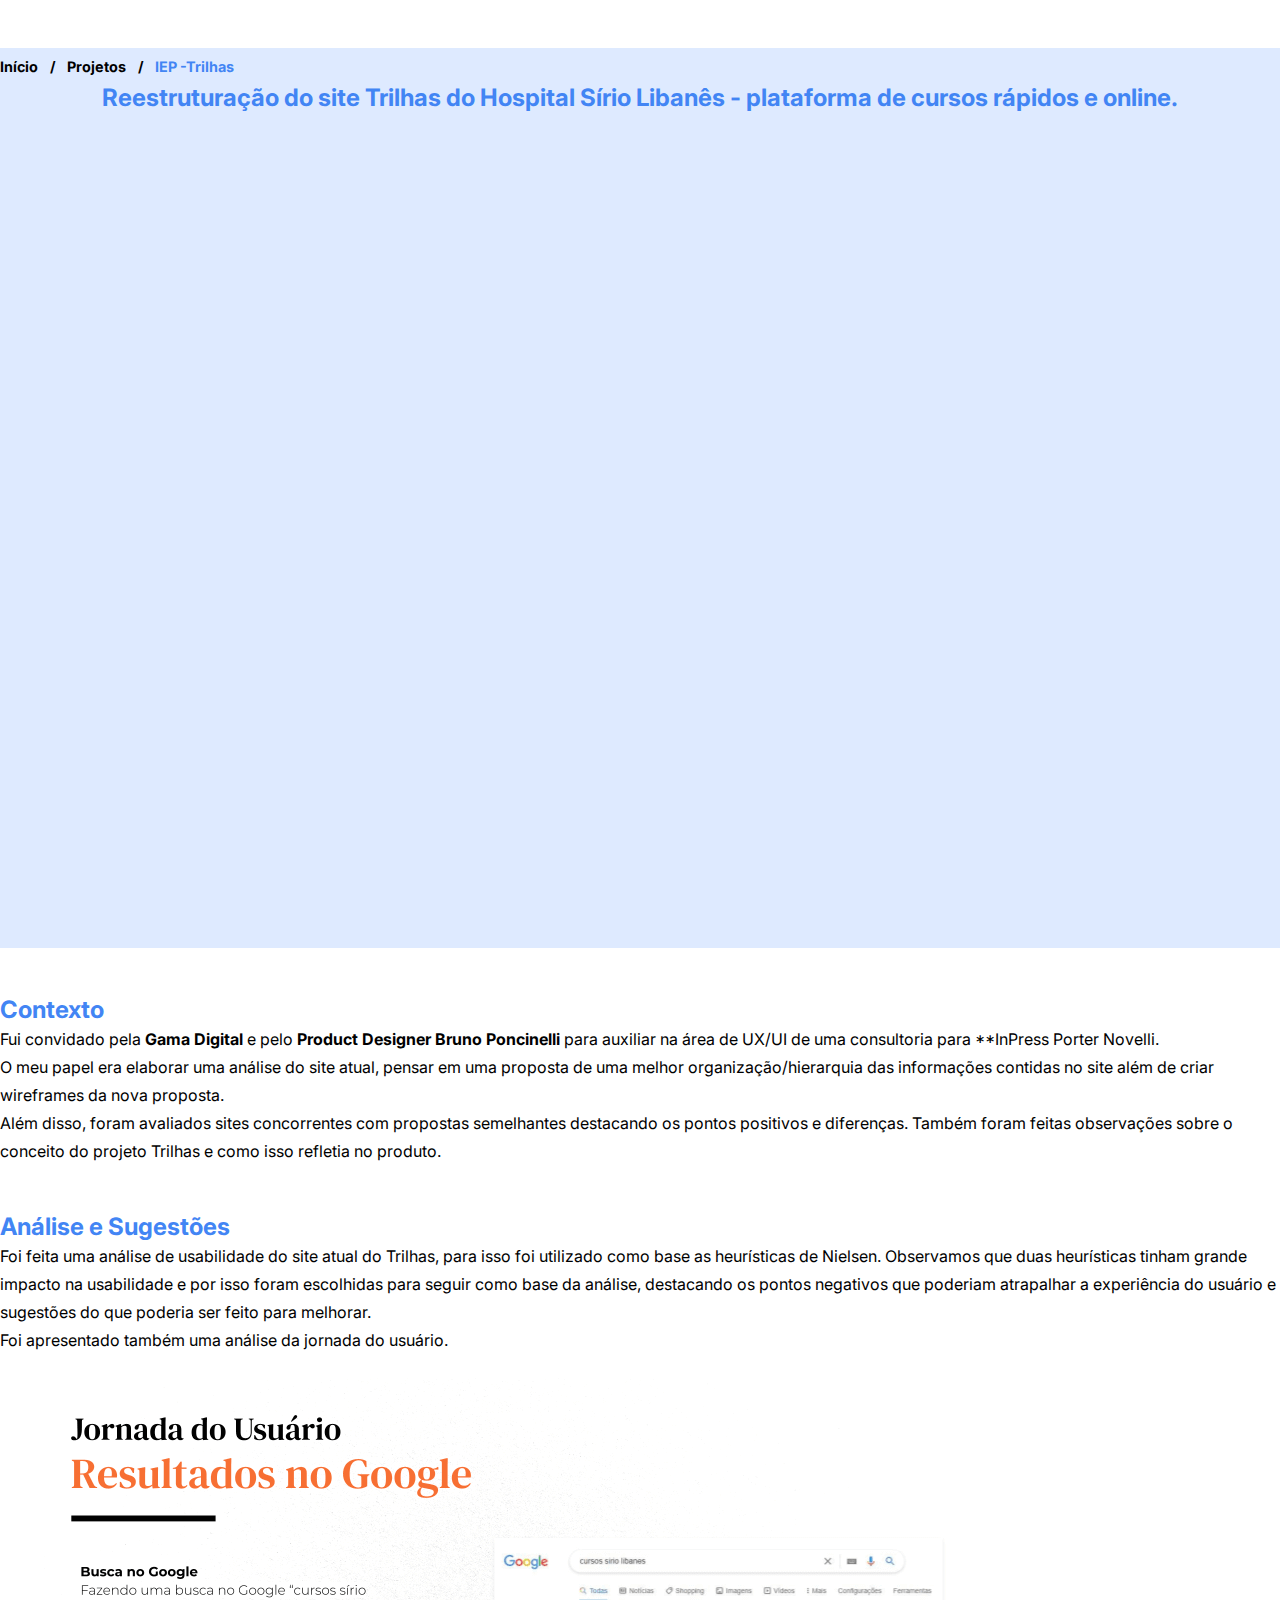
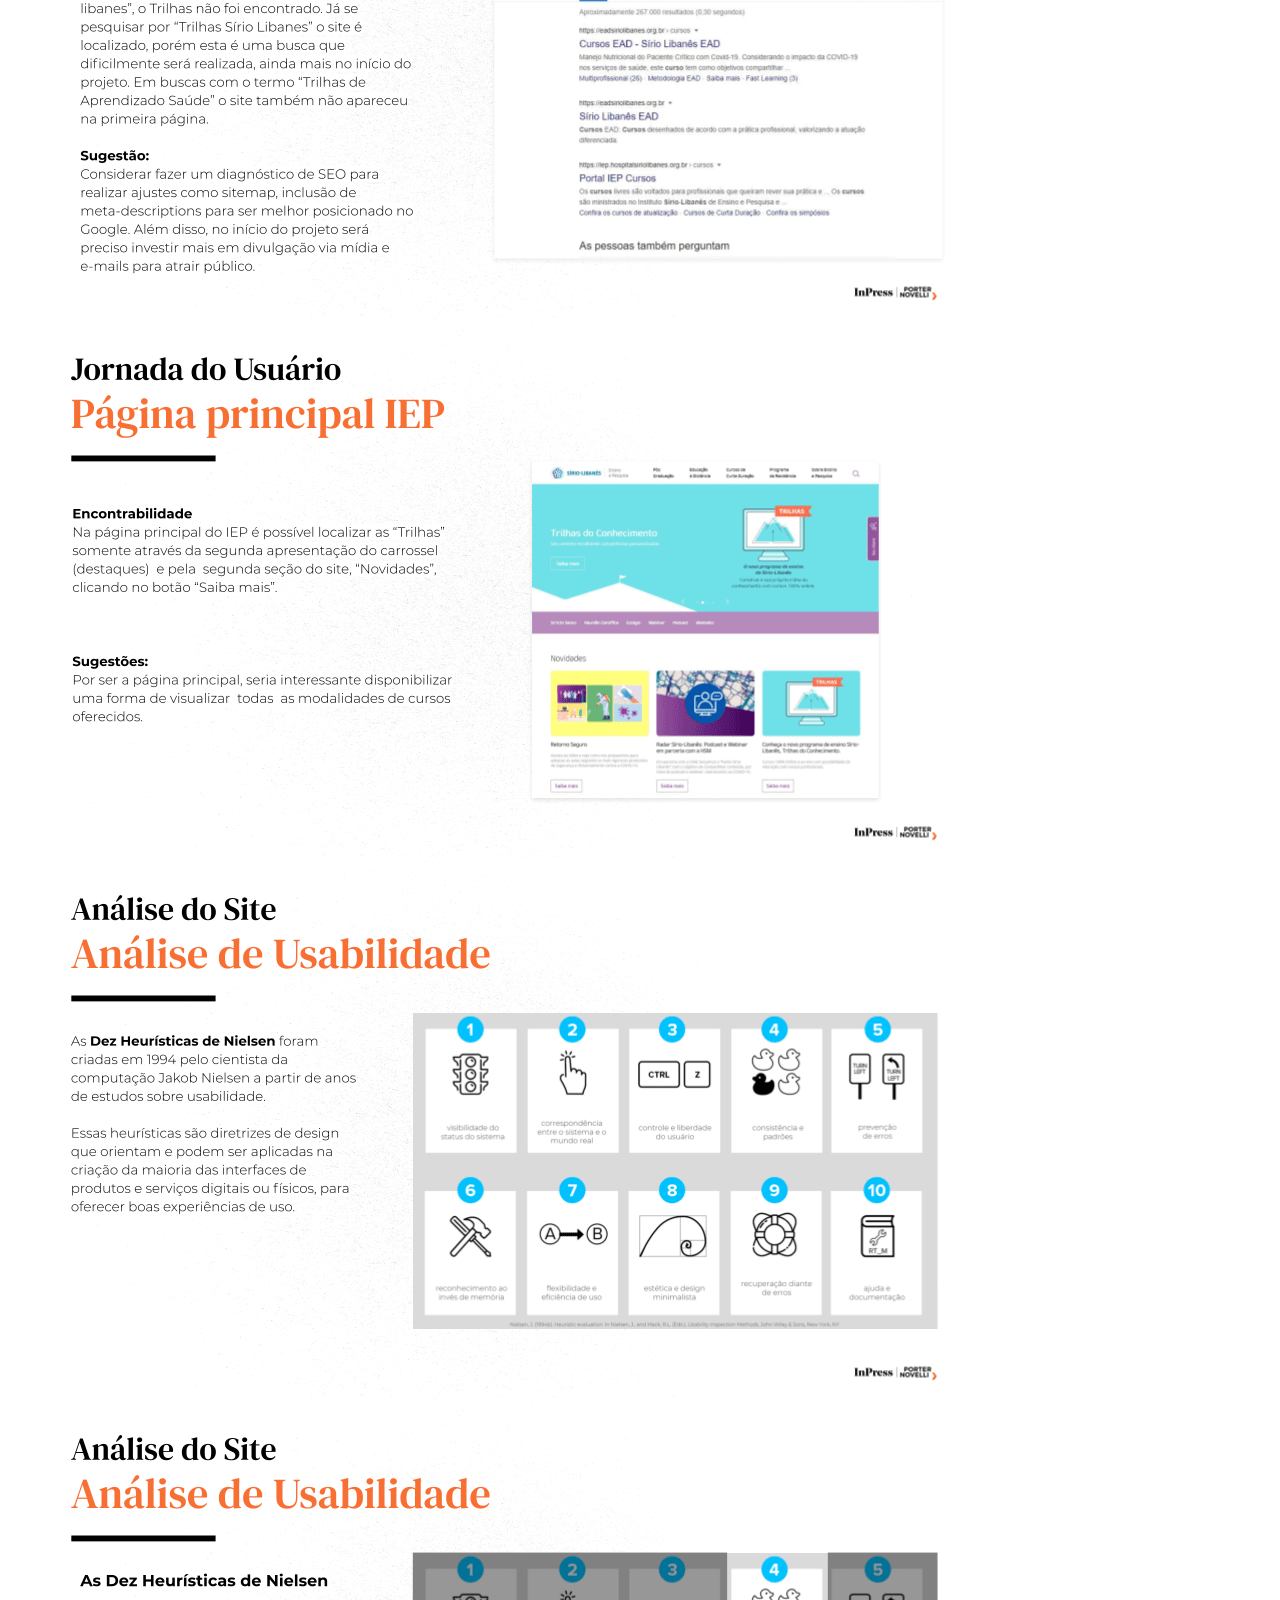
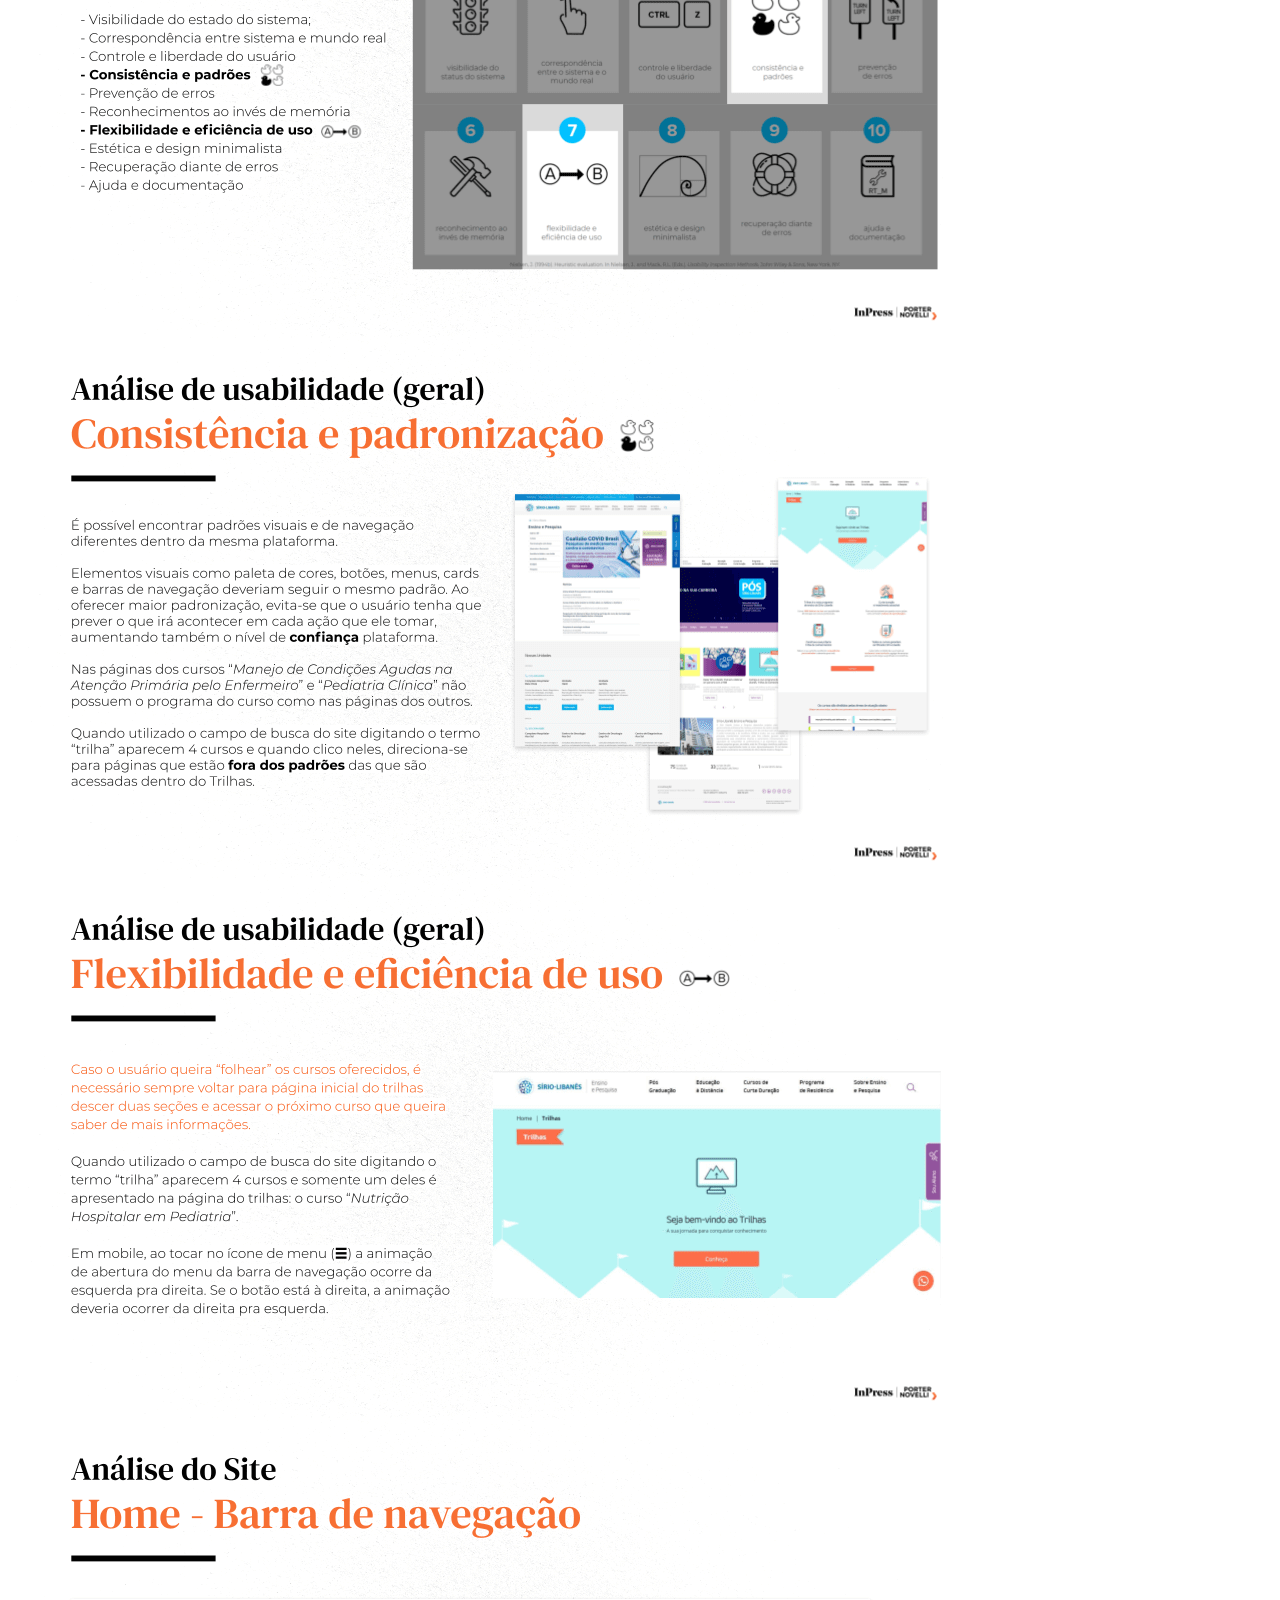
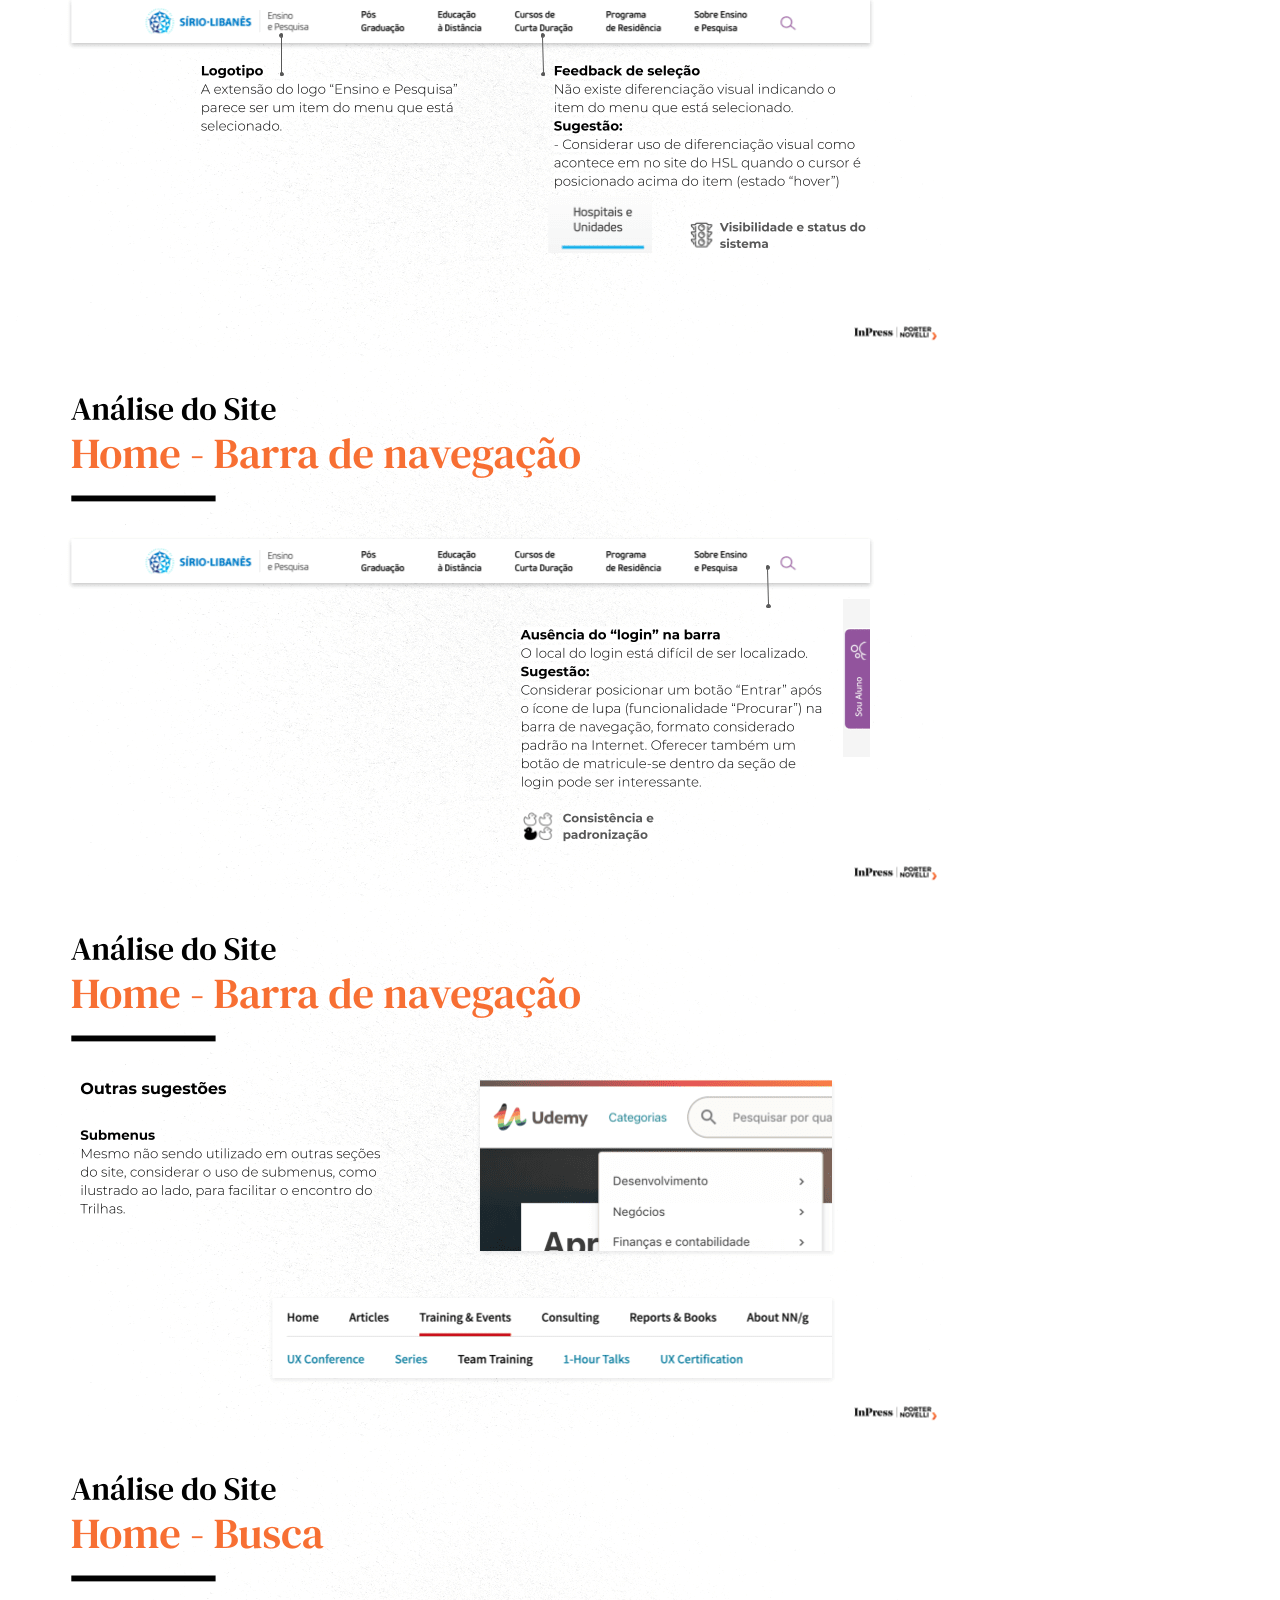
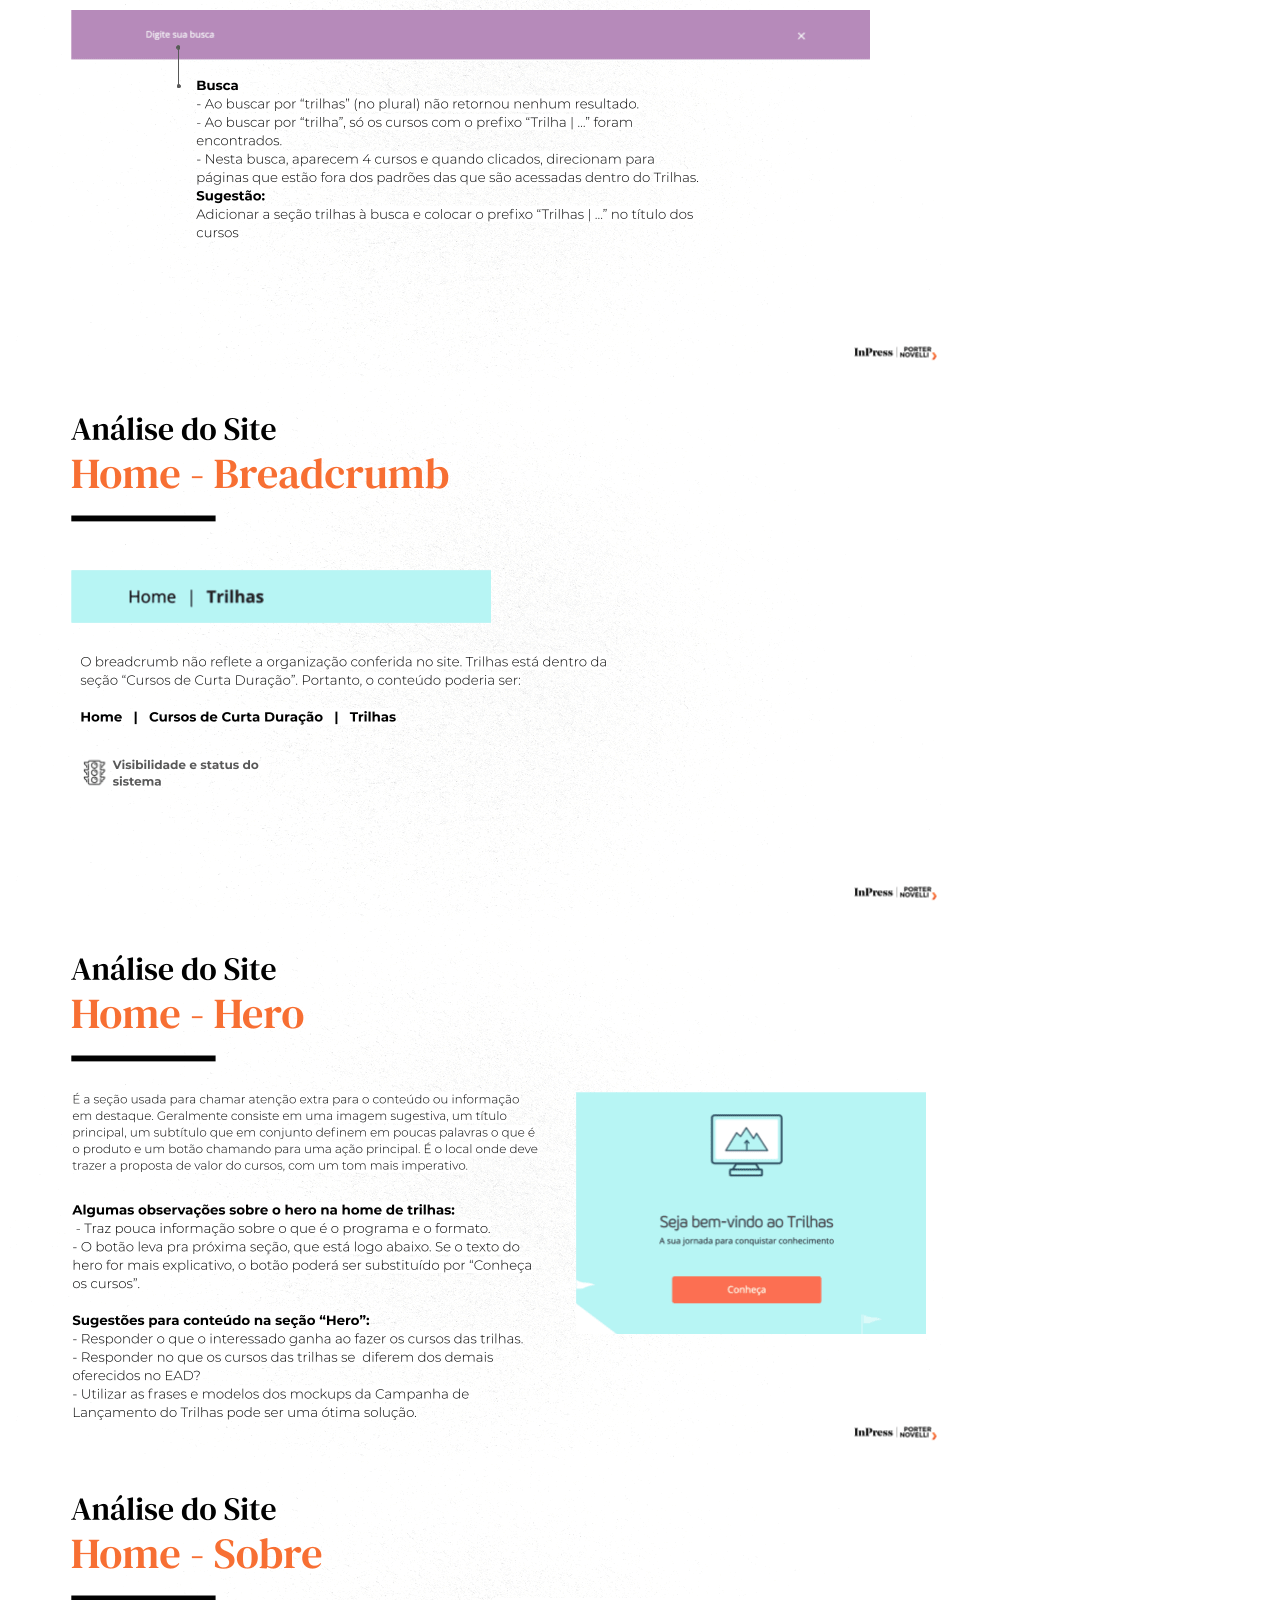
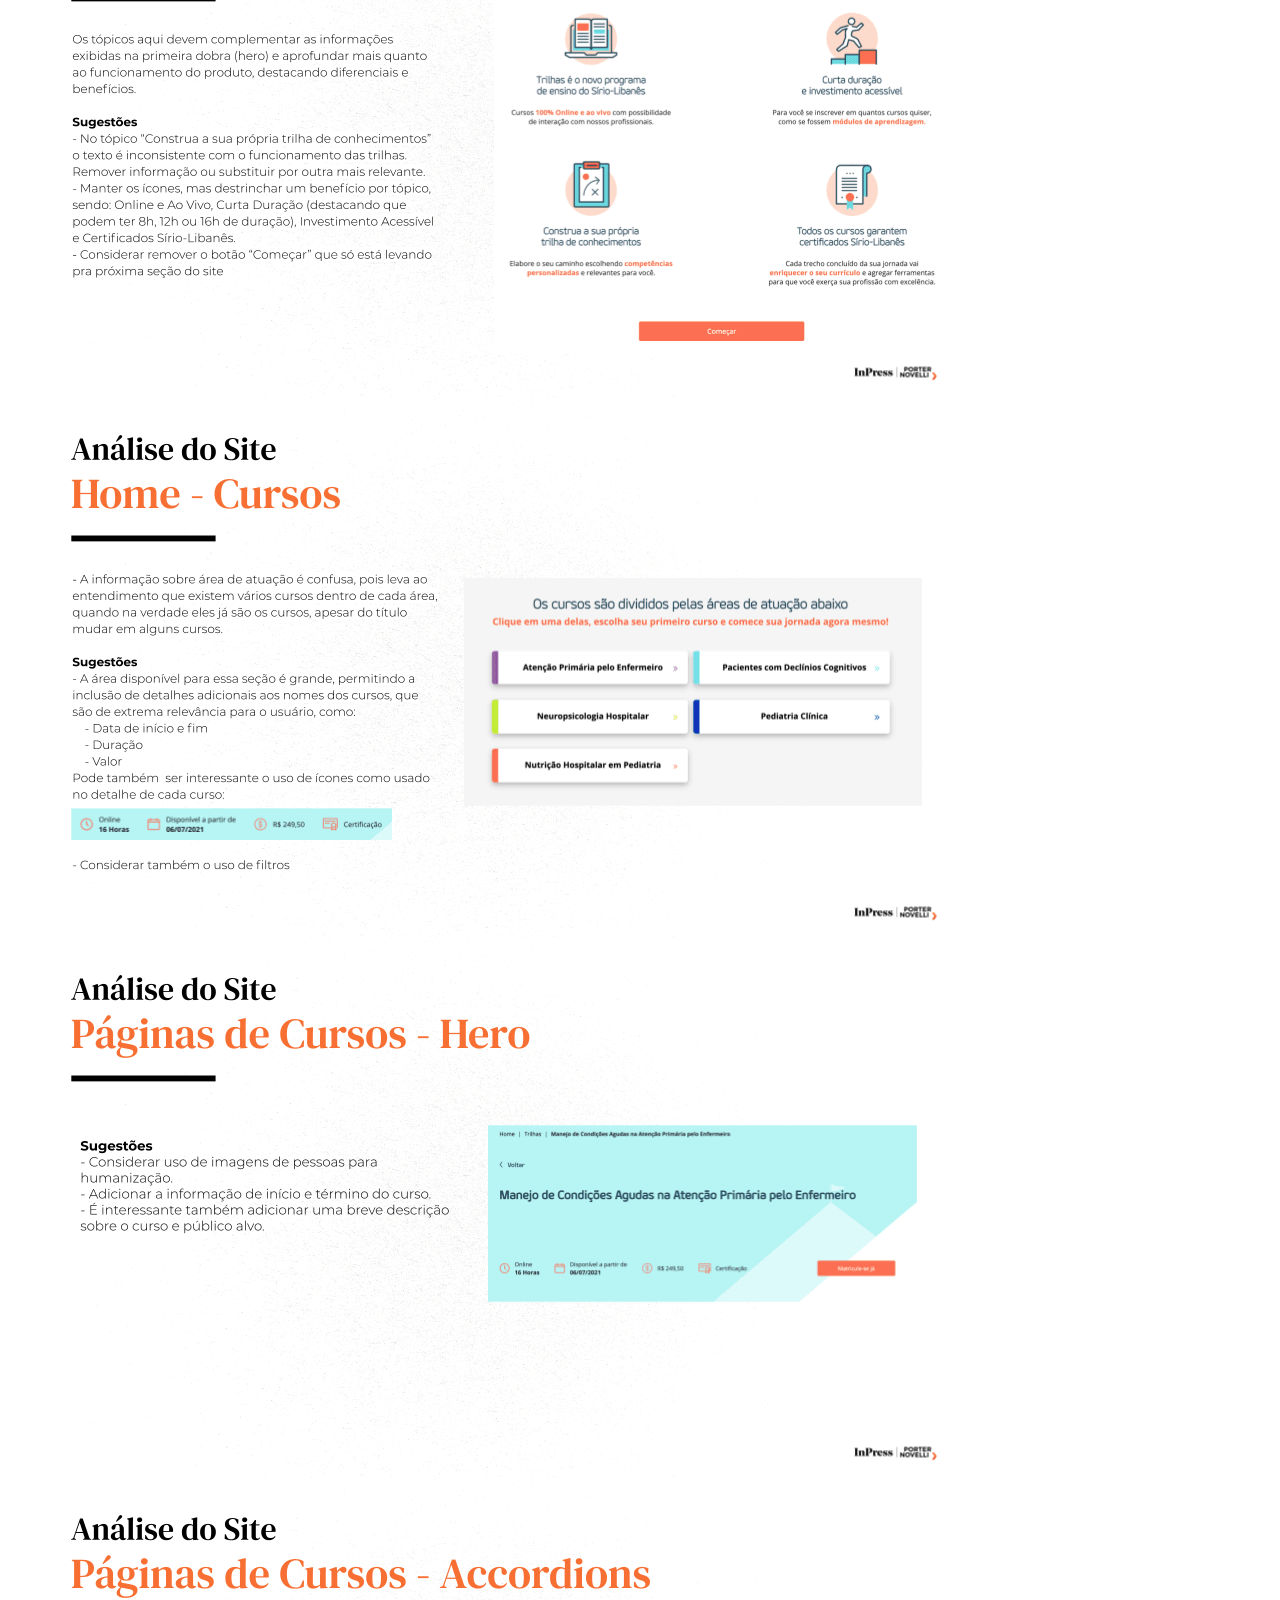
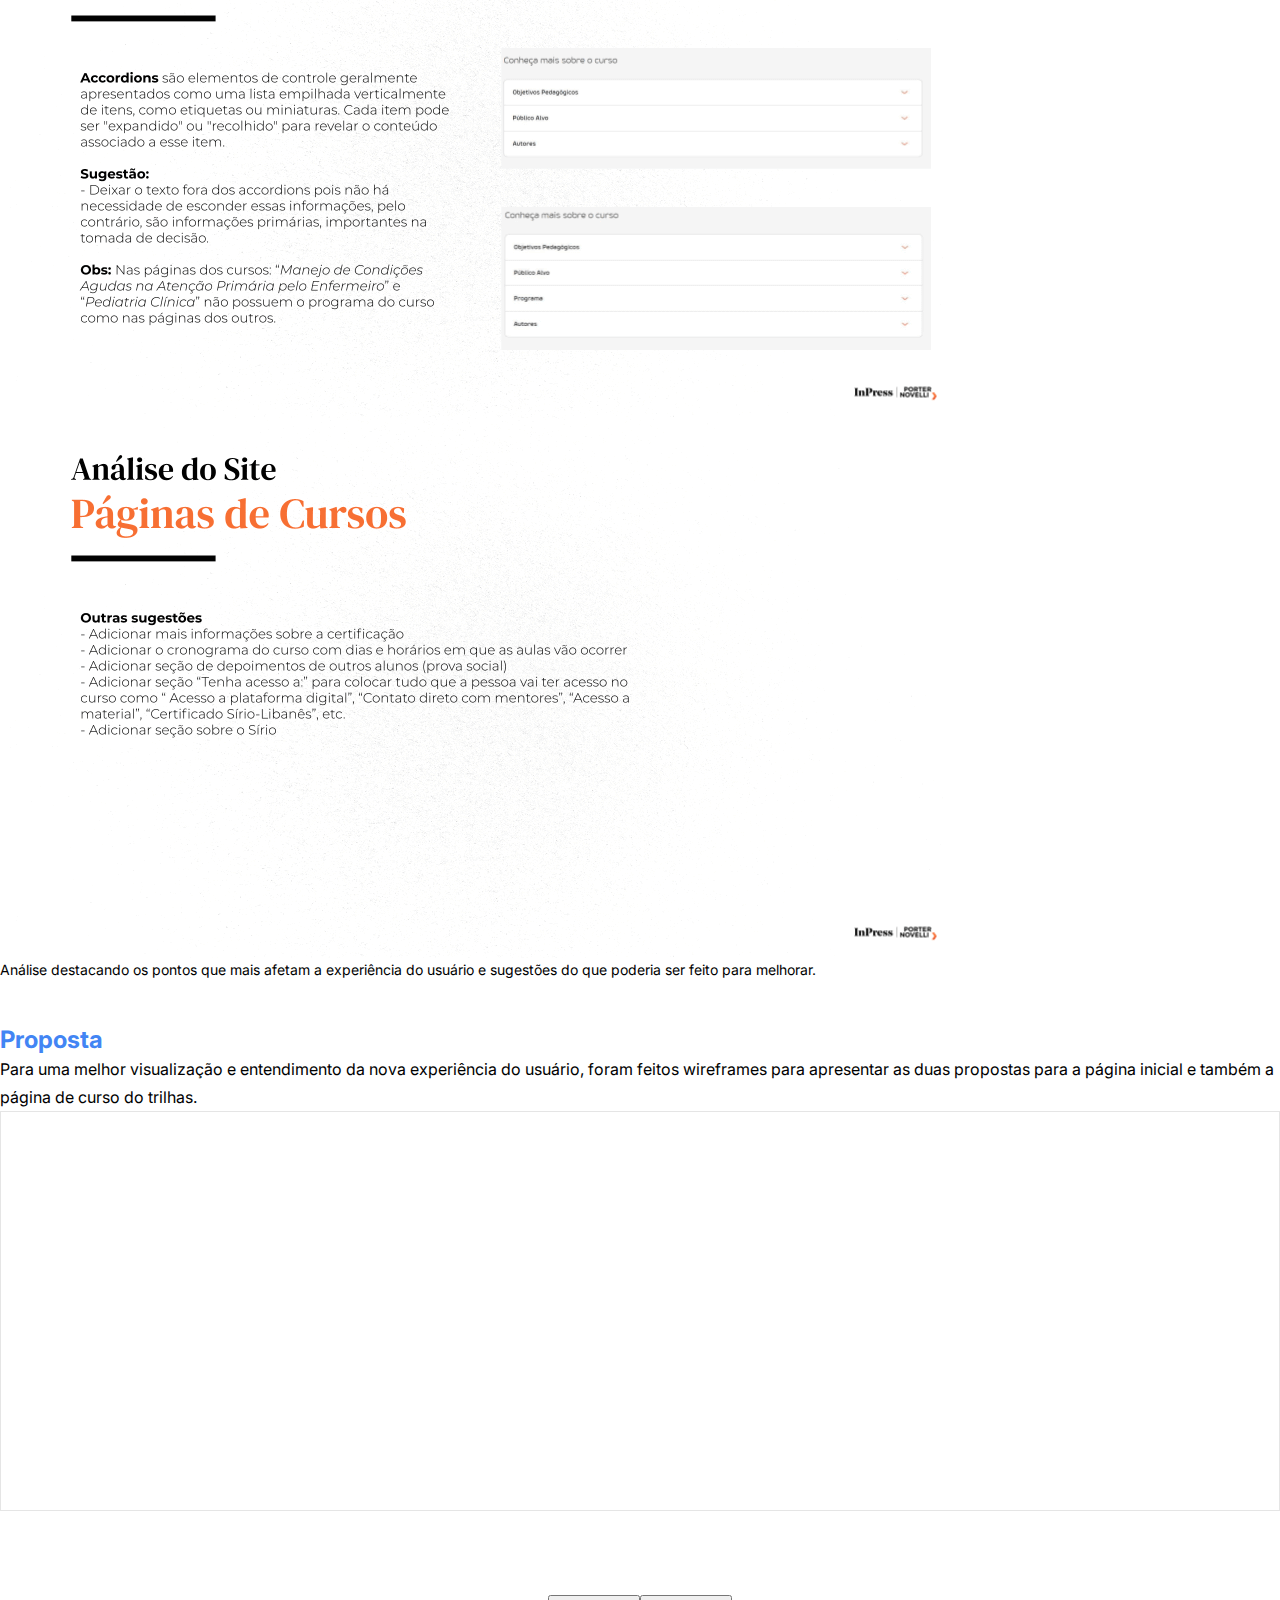
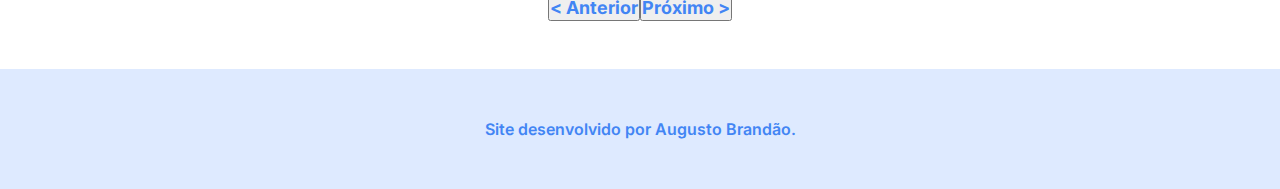
<file: sirio-iep.html>
<!DOCTYPE html>
<html lang="pt-br">
<head>
    <meta charset="UTF-8">
    <meta name="viewport" content="width=device-width, initial-scale=1.0">
    <title>IEP -Trilhas</title>
    <link rel="stylesheet" href="styles.css">
    <link rel="shortcut icon" href="imagens/favicon-pages.svg" type="image/x-icon">
    <meta name="description" content="Reestruturação do site Trilhas do Hospital Sírio Libanês - plataforma de cursos rápidos e online.">
</head>
<body>
    <header class="seçao">
        <ul class="breadcrumb">
            <li><a href="index.html">Início</a></li>
            <li><a href="index.html#projetos">Projetos</a></li>
            <li>IEP -Trilhas</li>
        </ul>

        <h3>Reestruturação do site Trilhas do Hospital Sírio Libanês - plataforma de cursos rápidos e online.</h3>        
    </header>

    <section id="contexto" class="seçao">
        <div class="titulo-seçao">
            <h3>Contexto</h3>
        </div>

        <p>Fui convidado pela <strong>Gama Digital</strong> e pelo <strong>Product Designer Bruno Poncinelli</strong> para auxiliar na área de UX/UI de uma consultoria para **InPress Porter Novelli.</p>
    
        <p>O meu papel era elaborar uma análise do site atual, pensar em uma proposta de uma melhor organização/hierarquia das informações contidas no site além de criar wireframes da nova proposta.</p>
    
        <p>Além disso, foram avaliados sites concorrentes com propostas semelhantes destacando os pontos positivos e diferenças. Também foram feitas observações sobre o conceito do projeto Trilhas e como isso refletia no produto.</p>
    </section>

    <section id="analise-sugestao" class="seçao">
        <div class="titulo-seçao">
            <h3>Análise e Sugestões</h3>
        </div>
    
        <p>Foi feita uma análise de usabilidade do site atual do Trilhas, para isso foi utilizado como base as heurísticas de Nielsen. Observamos que duas heurísticas tinham grande impacto na usabilidade e por isso foram escolhidas para seguir como base da análise, destacando os pontos negativos que poderiam atrapalhar a experiência do usuário e sugestões do que poderia ser feito para melhorar.</p>
    
        <p>Foi apresentado também uma análise da jornada do usuário.</p>
    
        <figure>
            <img class="img-artigos" src="imagens/projetos/sirio-iep/analise.png" alt="Análise de Usabilidade">
            <figcaption>Análise destacando os pontos que mais afetam a experiência do usuário e sugestões do que poderia ser feito para melhorar.</figcaption>
        </figure>        
    </section>

    <section id="proposta" class="seçao">
        <div class="titulo-seçao">
            <h3>Proposta</h3>
        </div>

        <p>Para uma melhor visualização e entendimento da nova experiência do usuário, foram feitos wireframes para apresentar as duas propostas para a página inicial e também a página de curso do trilhas.</p>

        <iframe style="border: 1px solid rgba(0, 0, 0, 0.1);" width="100%" height="400" src="https://www.figma.com/embed?embed_host=share&url=https%3A%2F%2Fwww.figma.com%2Ffile%2FlPLf9KPiIQU8watxrwADsq%2FIEP---Trilhas%3Fnode-id%3D6%253A2" allowfullscreen></iframe>
    </section>

    <section id="nav" class="seçao">
        <nav class="nav-inferior">
            <button class="nav-button" type="button">
                <a href="google-mi.html">
                    <h4>< Anterior</h4>
                </a>
            </button>

            <button class="nav-button" type="button">
                <a href="sirio-100-anos.html">
                    <h4>Próximo ></h4>
                </a>
            </button>
        </nav>
    </section> 
    
    <footer>
        <p>Site desenvolvido por Augusto Brandão.</p>
    </footer>
</body>
</html>
</file>
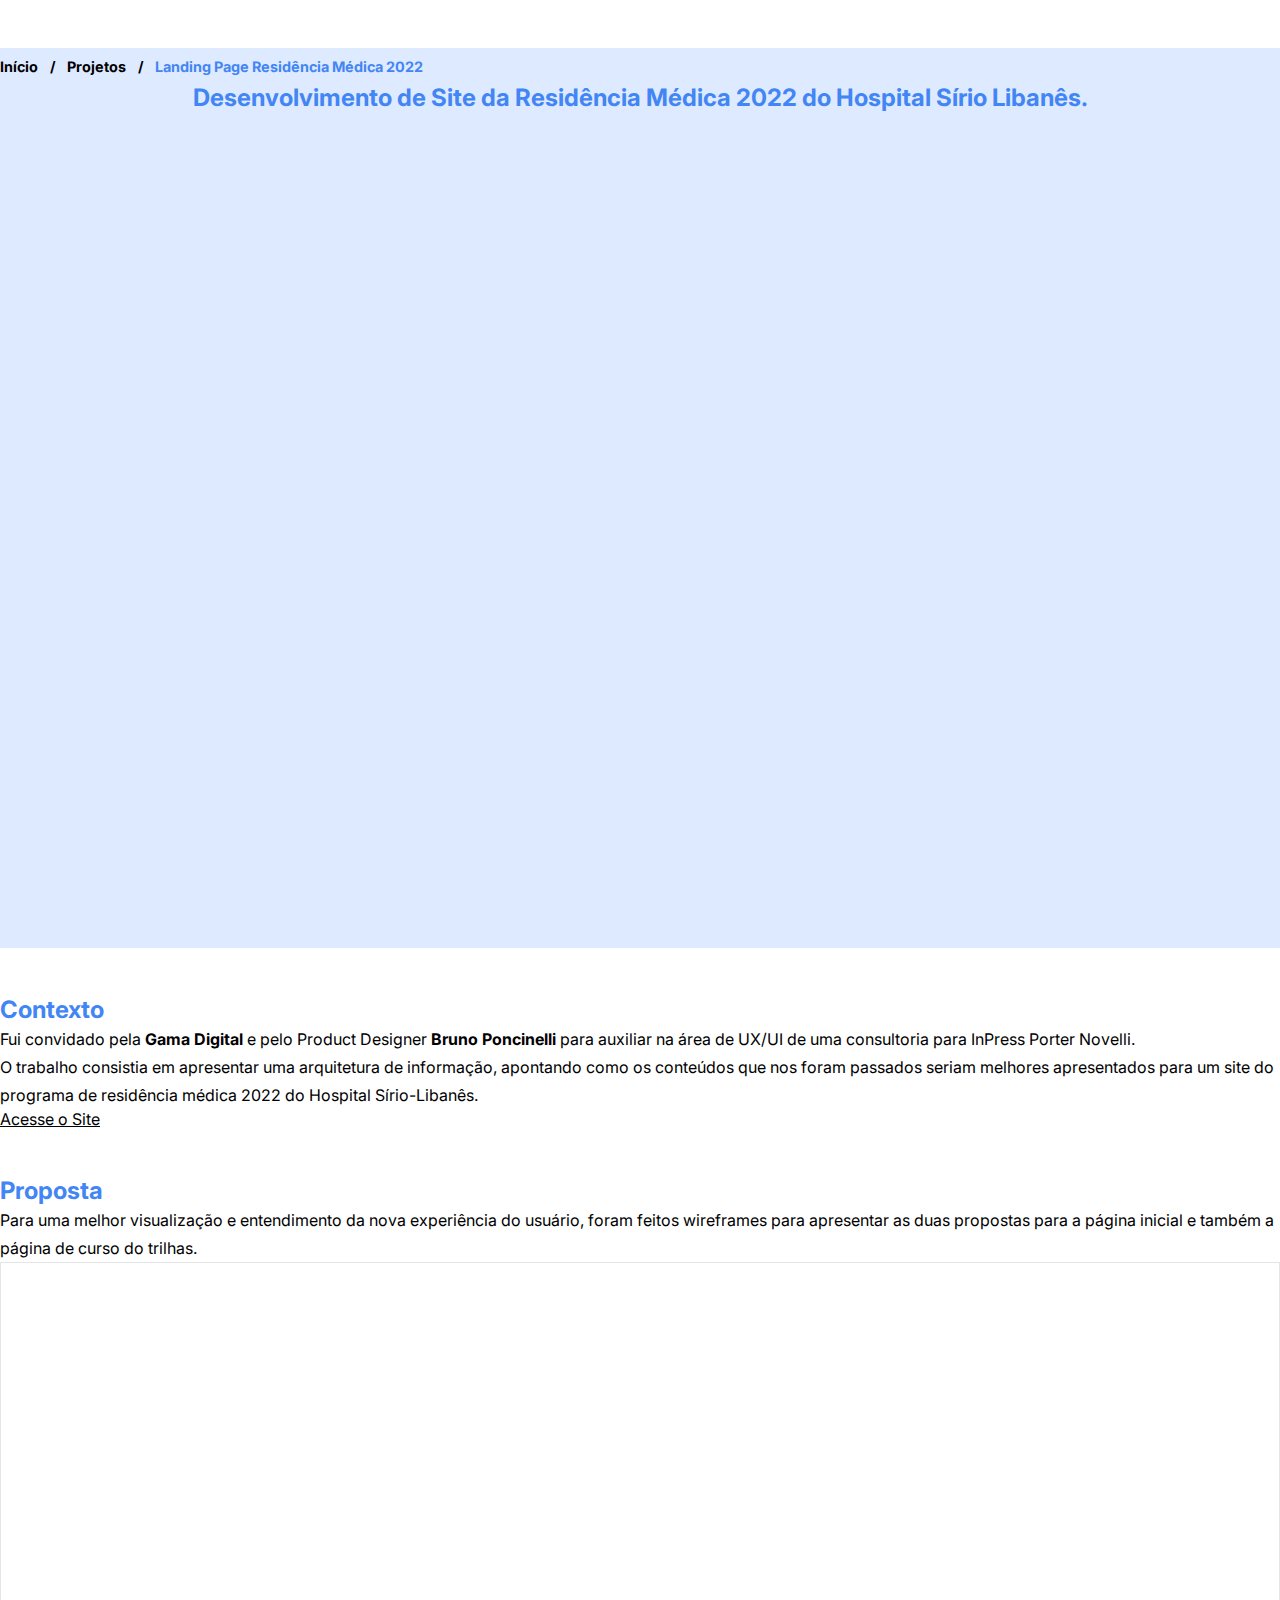
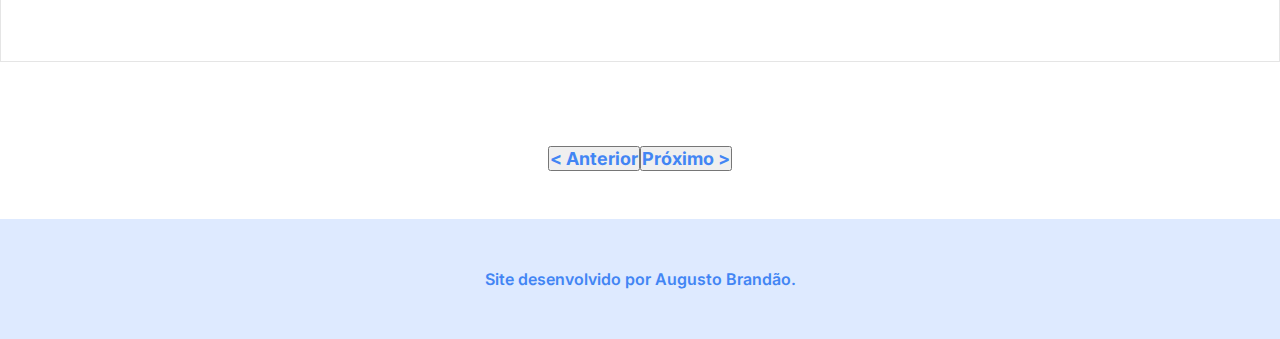
<file: sirio-lp-res.html>
<!DOCTYPE html>
<html lang="pt-br">
<head>
    <meta charset="UTF-8">
    <meta name="viewport" content="width=device-width, initial-scale=1.0">
    <title>Landing Page Residência Médica 2022</title>
    <link rel="stylesheet" href="styles.css">
    <link rel="shortcut icon" href="imagens/favicon-pages.svg" type="image/x-icon">
    <meta name="description" content="Desenvolvimento de Site da Residência Médica 2022 do Hospital Sírio Libanês.">
</head>
<body>
    <header class="seçao">
        <ul class="breadcrumb">
            <li><a href="index.html">Início</a></li>
            <li><a href="index.html#projetos">Projetos</a></li>
            <li>Landing Page Residência Médica 2022</li>
        </ul>

        <h3>Desenvolvimento de Site da Residência Médica 2022 do Hospital Sírio Libanês.</h3>        
    </header>

    <section id="contexto" class="seçao">
        <div class="titulo-seçao">
            <h3>Contexto</h3>
        </div>

        <p>Fui convidado pela <strong>Gama Digital</strong> e pelo Product Designer <strong>Bruno Poncinelli</strong> para auxiliar na área de UX/UI de uma consultoria para InPress Porter Novelli.</p>

        <p>O trabalho consistia em apresentar uma arquitetura de informação, apontando como os conteúdos que nos foram passados seriam melhores apresentados para um site do programa de residência médica 2022 do Hospital Sírio-Libanês.</p>

        <a class="links-externos" href="https://iep.hospitalsiriolibanes.org.br/programa-de-residencia" target="_blank" rel="external">Acesse o Site</a>
    </section>

    <section id="proposta" class="seçao">
        <div class="titulo-seçao">
            <h3>Proposta</h3>
        </div>
    
        <p>Para uma melhor visualização e entendimento da nova experiência do usuário, foram feitos wireframes para apresentar as duas propostas para a página inicial e também a página de curso do trilhas.</p>

        <iframe style="border: 1px solid rgba(0, 0, 0, 0.1);" width="100%" height="400" src="https://www.figma.com/embed?embed_host=share&url=https%3A%2F%2Fwww.figma.com%2Ffile%2FWnlzDuCBl37t75R1JrvC1L%2FLP-Res.-Med%3Fnode-id%3D0%253A1" allowfullscreen></iframe>

    </section>

    <section id="nav" class="seçao">
        <nav class="nav-inferior">
            <button class="nav-button" type="button">
                <a href="sirio-100-anos.html">
                    <h4>< Anterior</h4>
                </a>
            </button>

            <button class="nav-button" type="button">
                <a href="desafio-sof-gerenciamento.html">
                    <h4>Próximo ></h4>
                </a>
            </button>
        </nav>
    </section>

    <footer>
        <p>Site desenvolvido por Augusto Brandão.</p>
    </footer>
</body>
</html>
</file>
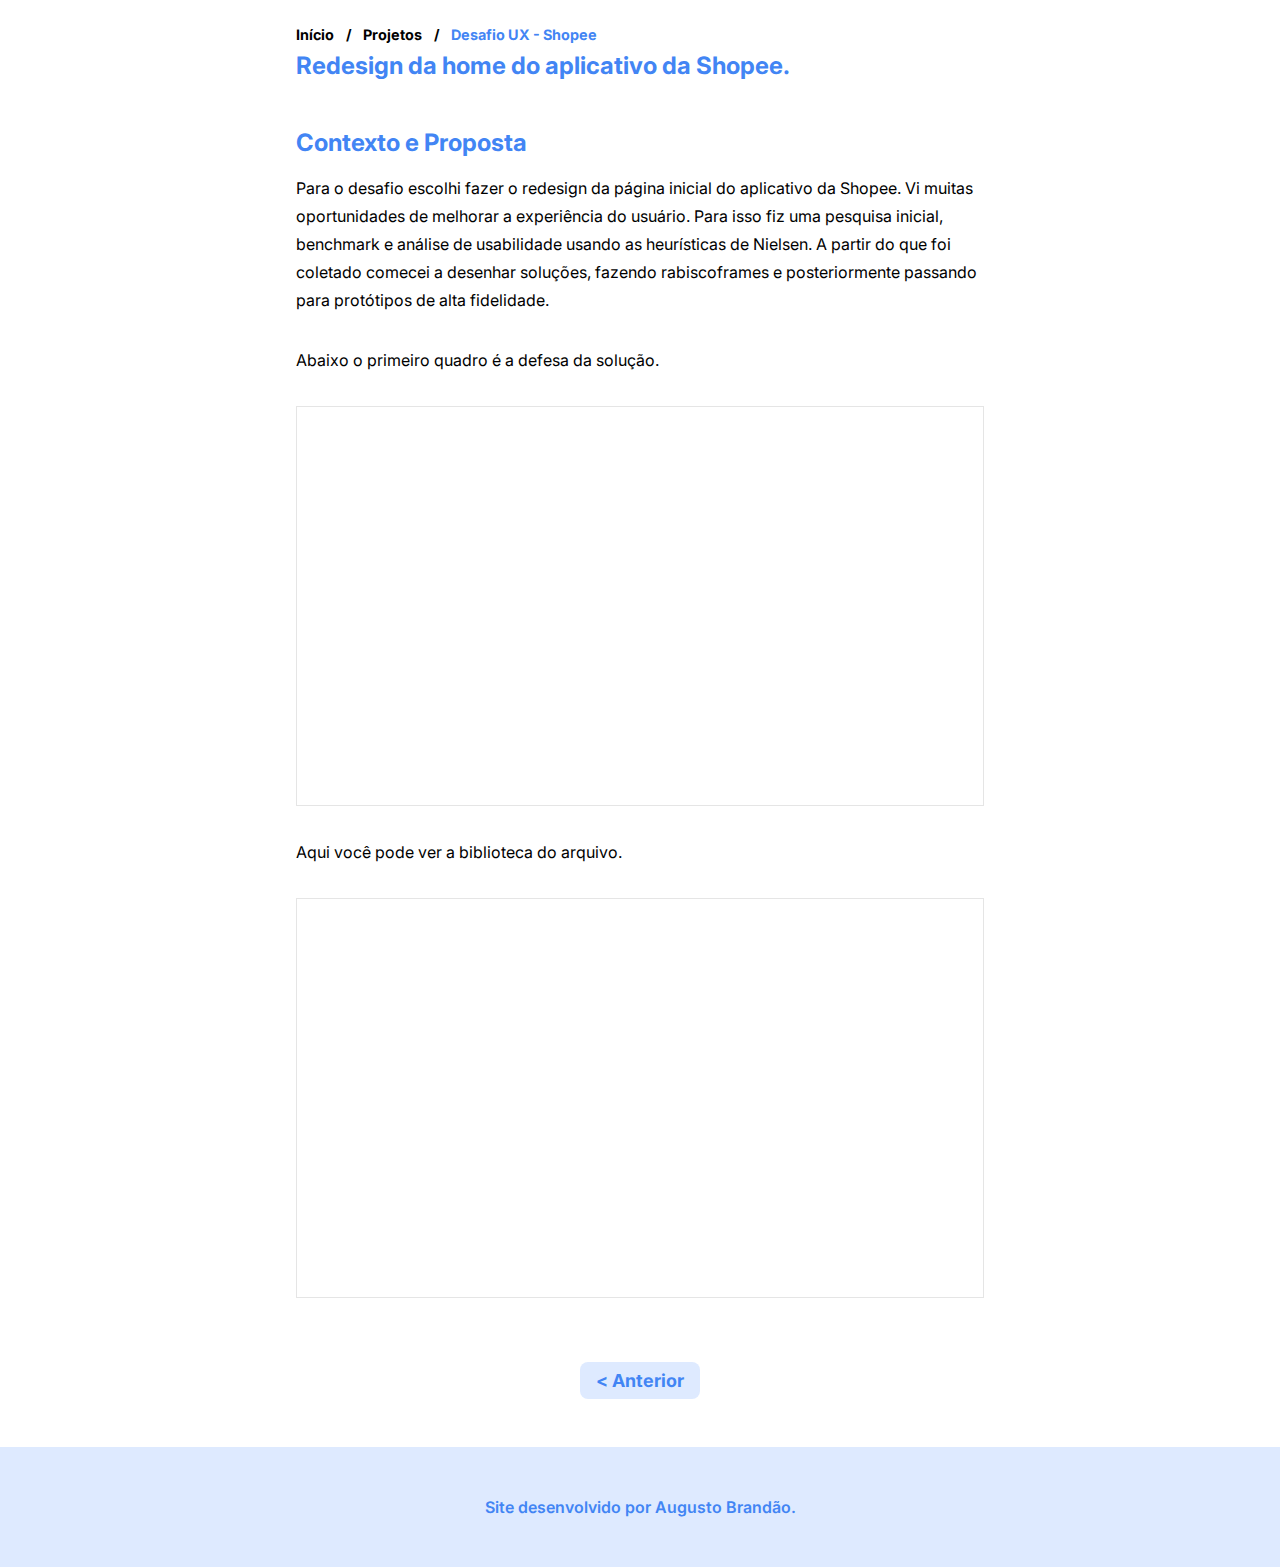
<file: conteudo/desafio-shopee.html>
<!DOCTYPE html>
<html lang="pt-br">
<head>
    <meta charset="UTF-8">
    <meta name="viewport" content="width=device-width, initial-scale=1.0">
    <title>Desafio UX - Shopee</title>
    <link rel="stylesheet" href="../styles.css">
    <link rel="shortcut icon" href="..imagens/favicon-pages.svg" type="image/x-icon">
    <meta name="description" content="Redesign da home do aplicativo da Shopee.">
</head>
<body>
    <article>
        <div class="artigo-titulo">
            <ul class="breadcrumb">
                <li><a href="../index.html">Início</a></li>
                <li><a href="../index.html#projetos">Projetos</a></li>
                <li>Desafio UX - Shopee</li>
            </ul>
            <h3>Redesign da home do aplicativo da Shopee.</h3>
        </div>
        
        <div class="seçao-titulo">
            <h3>Contexto e Proposta</h3>
        </div>
        
        <p>Para o desafio escolhi fazer o redesign da página inicial do aplicativo da Shopee. Vi muitas oportunidades de melhorar a experiência do usuário. Para isso fiz uma pesquisa inicial, benchmark e análise de usabilidade usando as heurísticas de Nielsen. A partir do que foi coletado comecei a desenhar soluções, fazendo rabiscoframes e posteriormente passando para protótipos de alta fidelidade.</p>
        
        <p>Abaixo o primeiro quadro é a defesa da solução.</p>
        
        <iframe style="border: 1px solid rgba(0, 0, 0, 0.1);" width="100%" height="400" src="https://www.figma.com/embed?embed_host=share&url=https%3A%2F%2Fwww.figma.com%2Fproto%2FXvyqFvroEbqkUBB3ucTVdT%2FDesafio-UX-Shopee%3Fnode-id%3D1%253A7%26scaling%3Dcontain%26page-id%3D1%253A6%26starting-point-node-id%3D1%253A7" allowfullscreen></iframe>
        <p>Aqui você pode ver a biblioteca do arquivo.</p>
        
        <iframe style="border: 1px solid rgba(0, 0, 0, 0.1);" width="100%" height="400" src="https://www.figma.com/embed?embed_host=share&url=https%3A%2F%2Fwww.figma.com%2Ffile%2FXvyqFvroEbqkUBB3ucTVdT%2FDesafio-UX-Shopee%3Fnode-id%3D1%253A5" allowfullscreen></iframe>
        
        <nav class="nav-inferior">
            <button class="button-tipo-2" type="button">
                <a href="desafio-sof-gerenciamento.html">
                    <h4>< Anterior</h4>
                </a>
            </button>
        </nav>
    </article>   
    
    <footer>
        <p>Site desenvolvido por Augusto Brandão.</p>
    </footer>
</body>
</html>
</file>
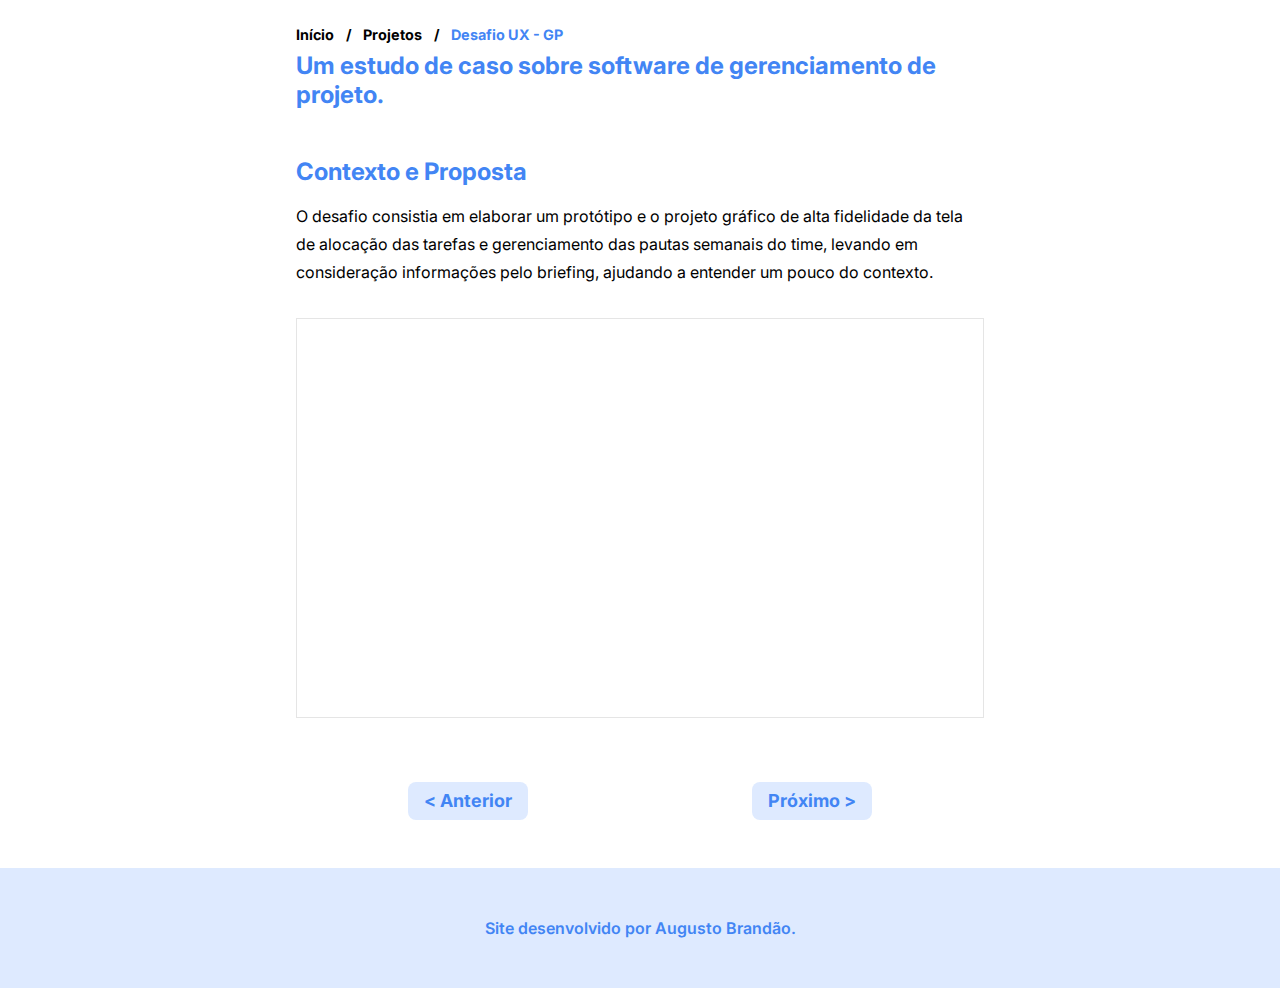
<file: conteudo/desafio-sof-gerenciamento.html>
<!DOCTYPE html>
<html lang="pt-br">
<head>
    <meta charset="UTF-8">
    <meta http-equiv="X-UA-Compatible" content="IE=edge">
    <meta name="viewport" content="width=device-width, initial-scale=1.0">
    <title>Desafio UX - GP</title>
    <link rel="stylesheet" href="/styles.css">
    <link rel="shortcut icon" href="imagens/favicon-pages.svg" type="image/x-icon">
    <meta name="description" content="Reestruturação do site Trilhas do Hospital Sírio Libanês - plataforma de cursos rápidos e online.">
</head>
<body>
    <article>
        <div class="artigo-titulo">
            <ul class="breadcrumb">
                <li><a href="/index.html">Início</a></li>
                <li><a href="/index.html#projetos">Projetos</a></li>
                <li>Desafio UX - GP</li>
            </ul>
            
            <h3>Um estudo de caso sobre software de gerenciamento de projeto.</h3>
        </div>

        <div class="seçao-titulo">
            <h3>Contexto e Proposta</h3>
        </div>

        <p>O desafio consistia em elaborar um protótipo e o projeto gráfico de alta fidelidade da tela de alocação das tarefas e gerenciamento das pautas semanais do time, levando em consideração informações pelo briefing, ajudando a entender um pouco do contexto.</p>
        
        <iframe style="border: 1px solid rgba(0, 0, 0, 0.1);" width="100%" height="400" src="https://www.figma.com/embed?embed_host=share&url=https%3A%2F%2Fwww.figma.com%2Fproto%2FVVSuTdfYmjGjvBV9JtYj0v%2FDesafioUX%3Fkind%3D%26node-id%3D23%253A285%26page-id%3D0%253A1%26scaling%3Dscale-down%26starting-point-node-id%3D23%253A285" allowfullscreen></iframe>
        
        <nav class="nav-inferior">
            <button class="button-tipo-2" type="button">
                <a href="sirio-lp-res.html">
                    <h4>< Anterior</h4>
                </a>
            </button>
            
            <button class="button-tipo-2" type="button">
                <a href="desafio-shopee.html">
                    <h4>Próximo ></h4>
                </a>
            </button>
        </nav>
    </article>

    <footer>
        <p>Site desenvolvido por Augusto Brandão.</p>
    </footer>
</body>
</html>
</file>
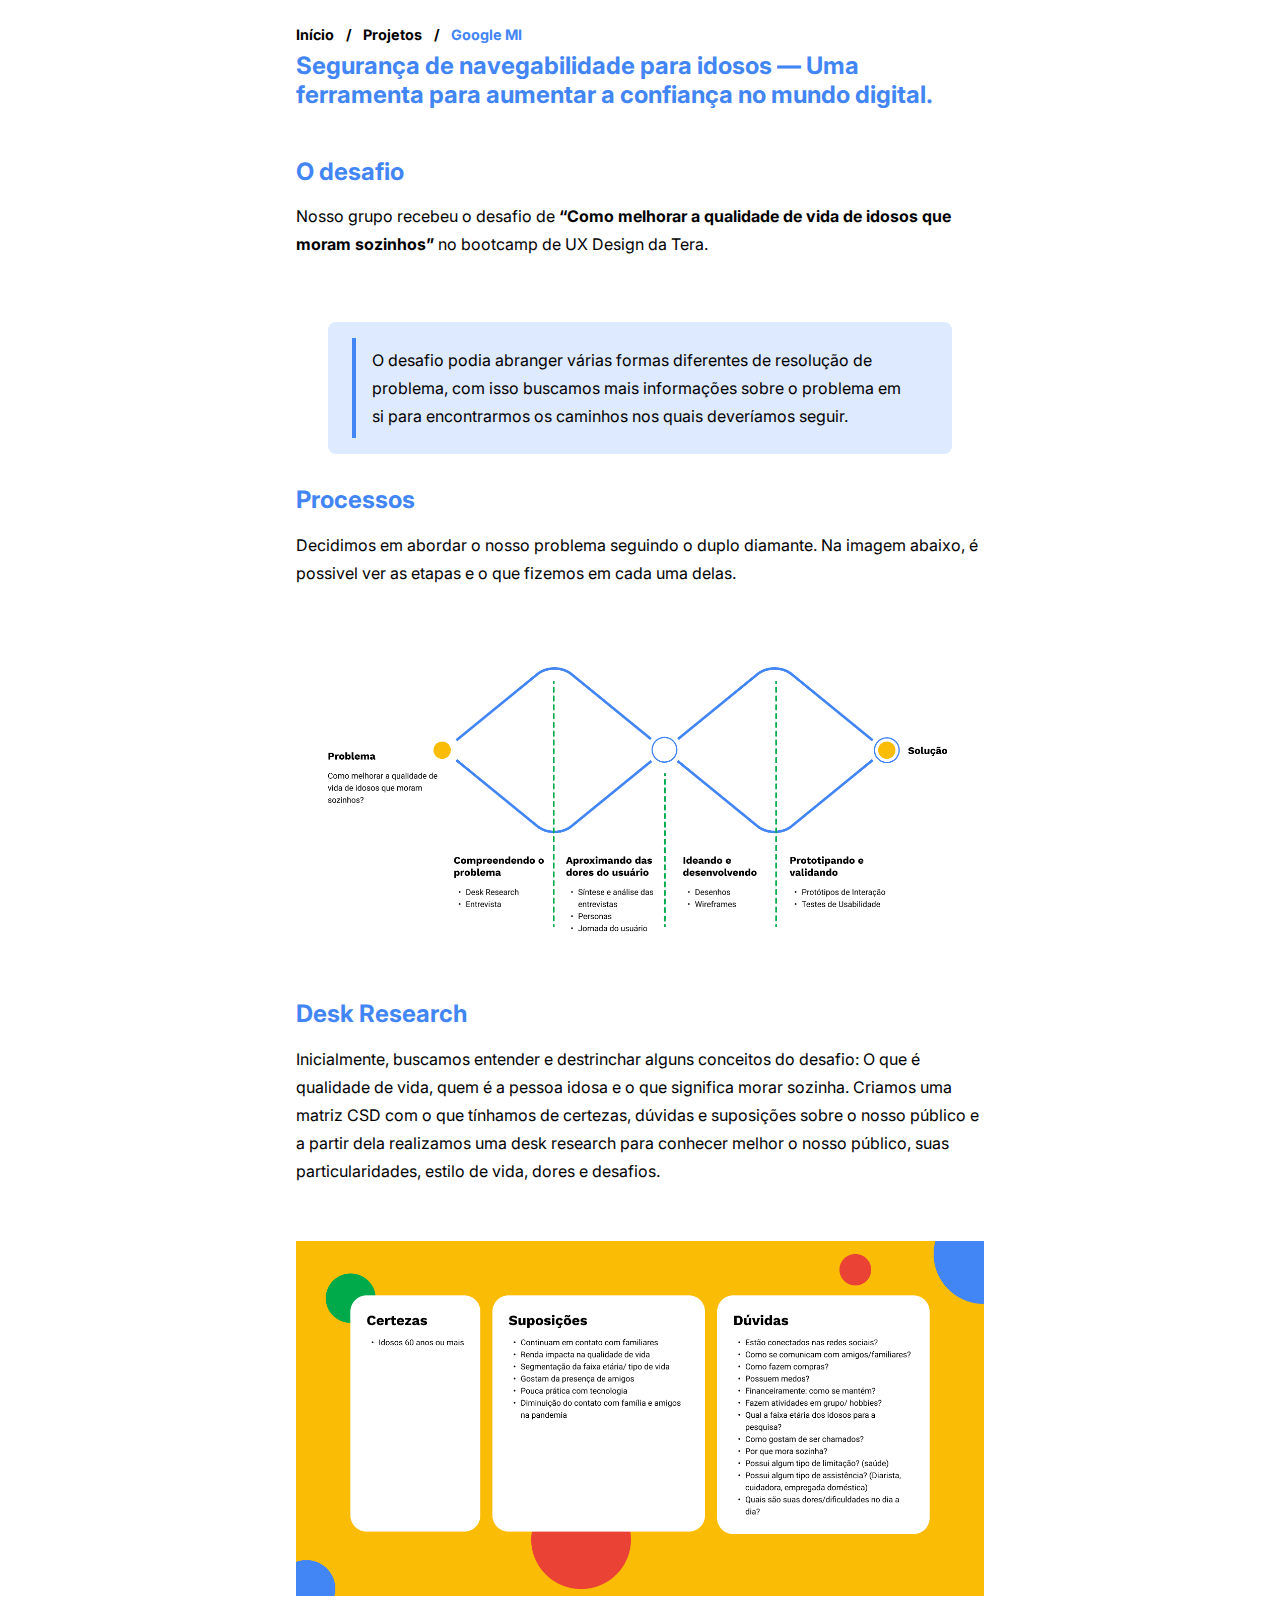
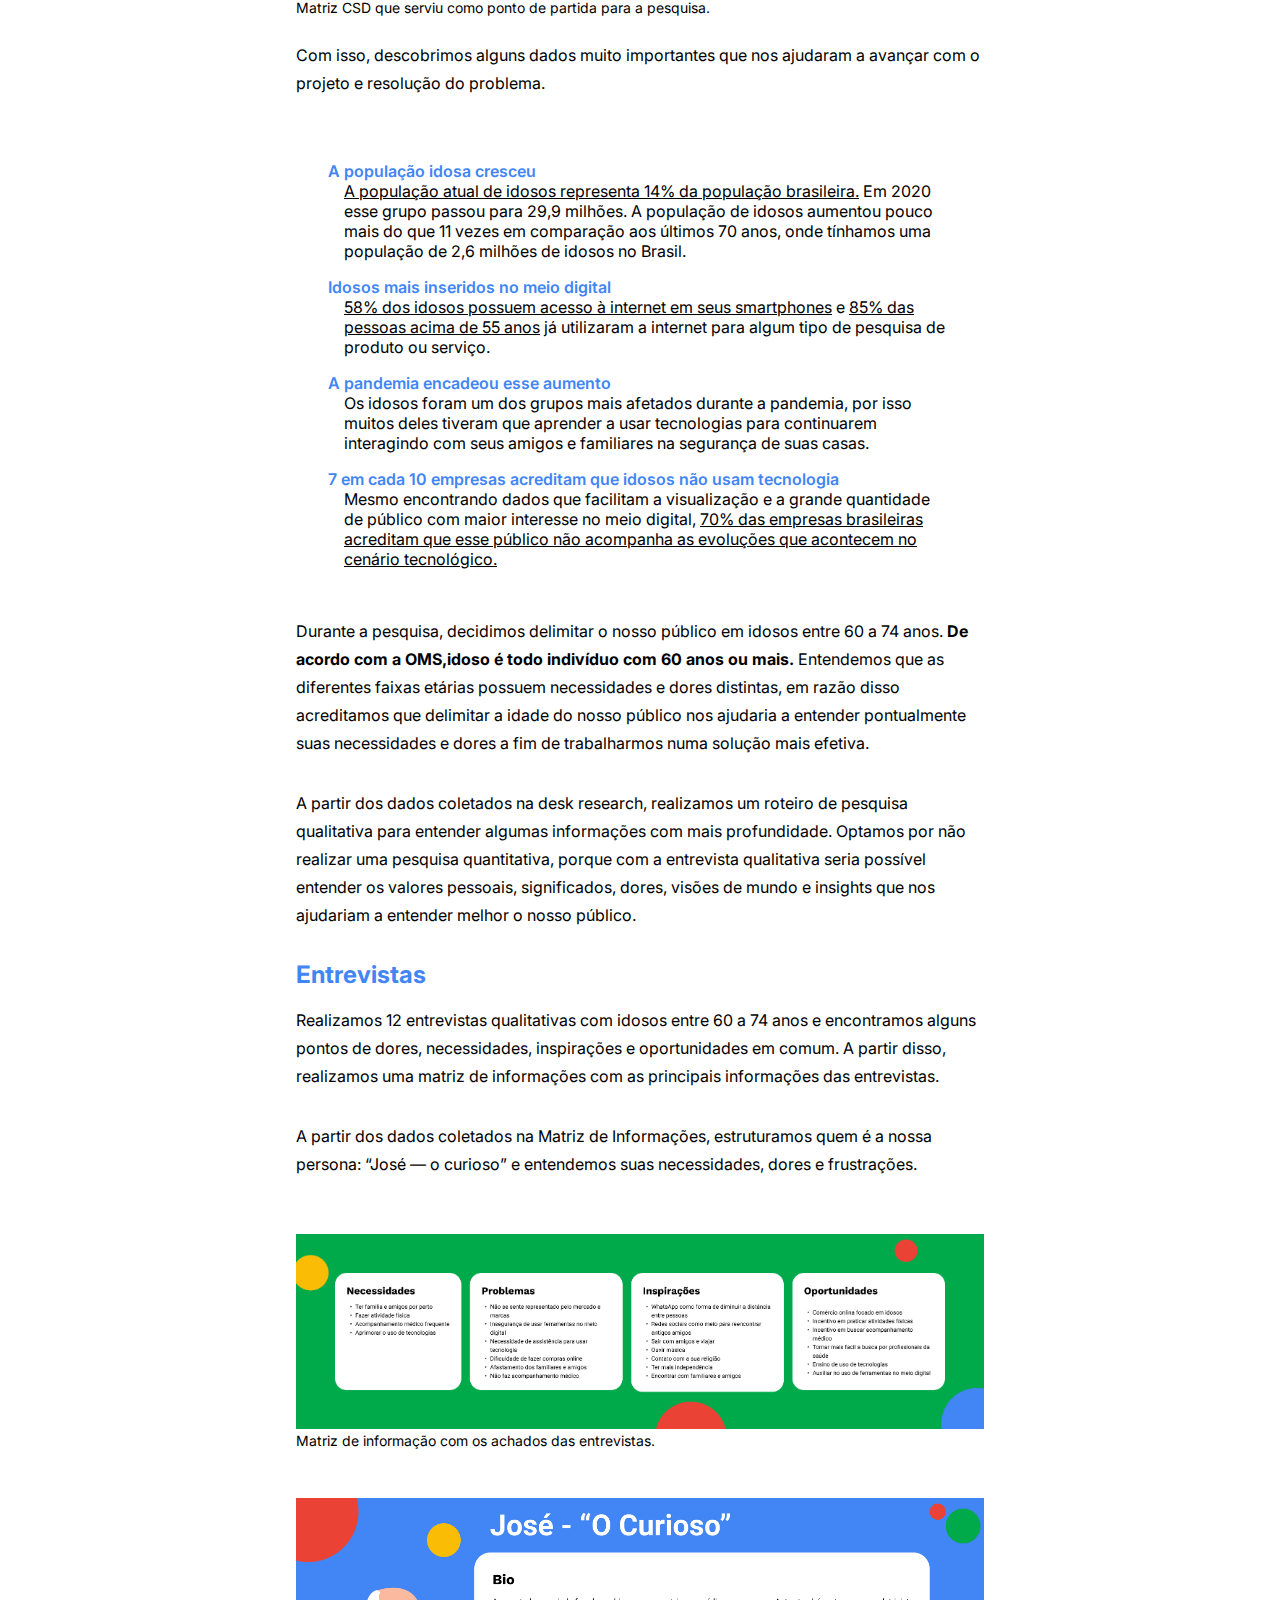
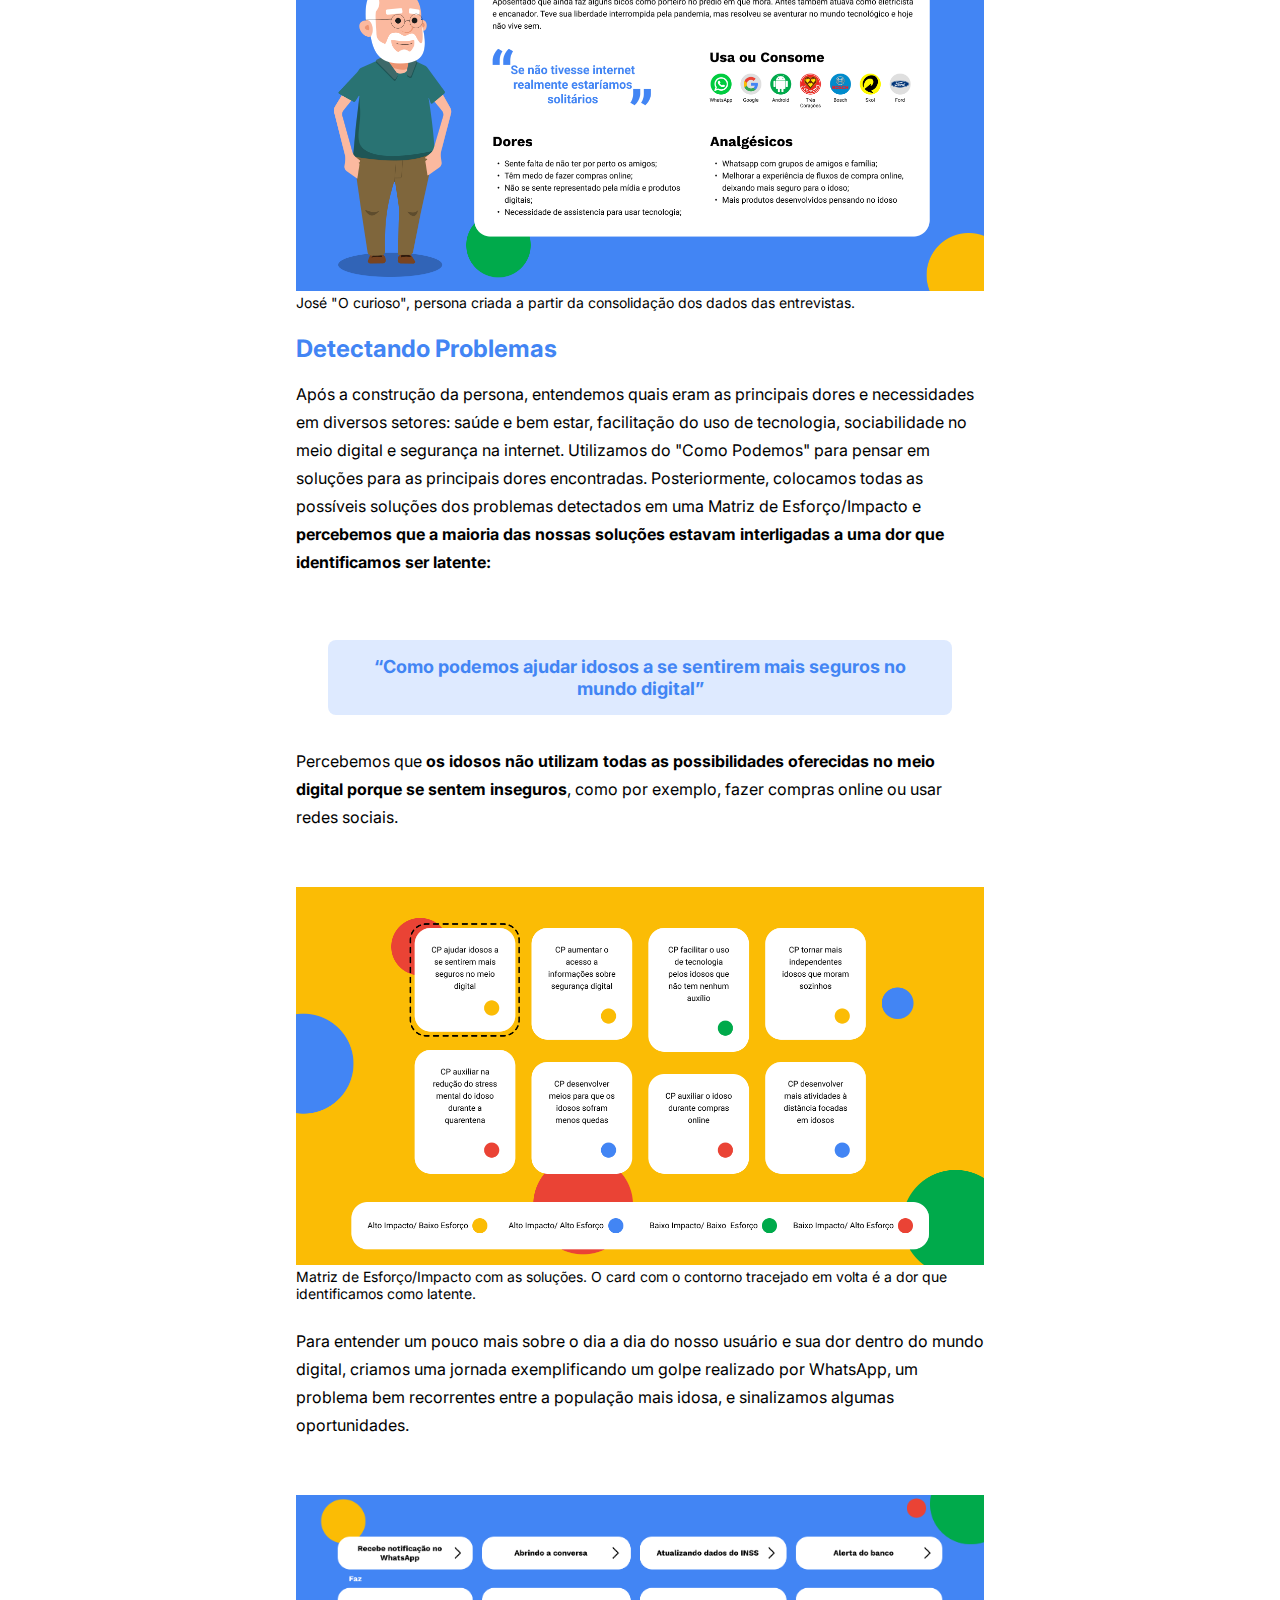
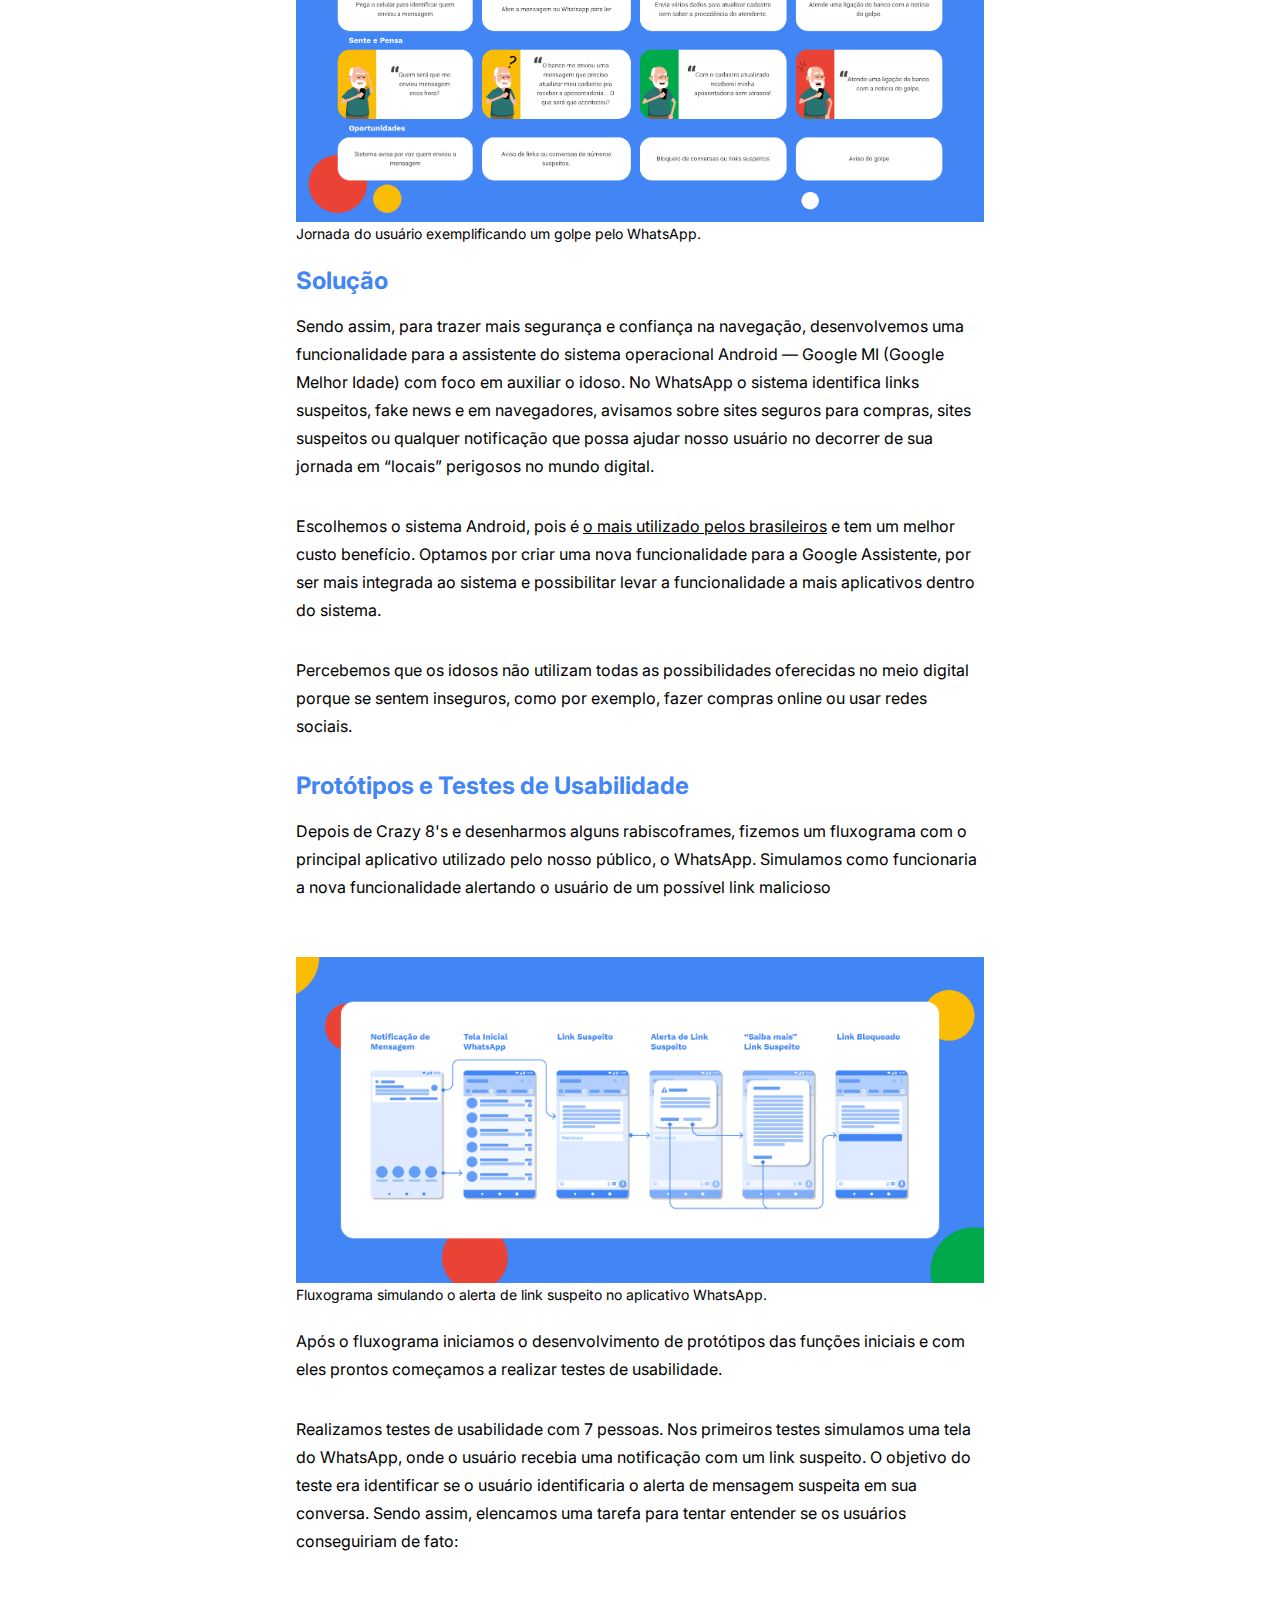
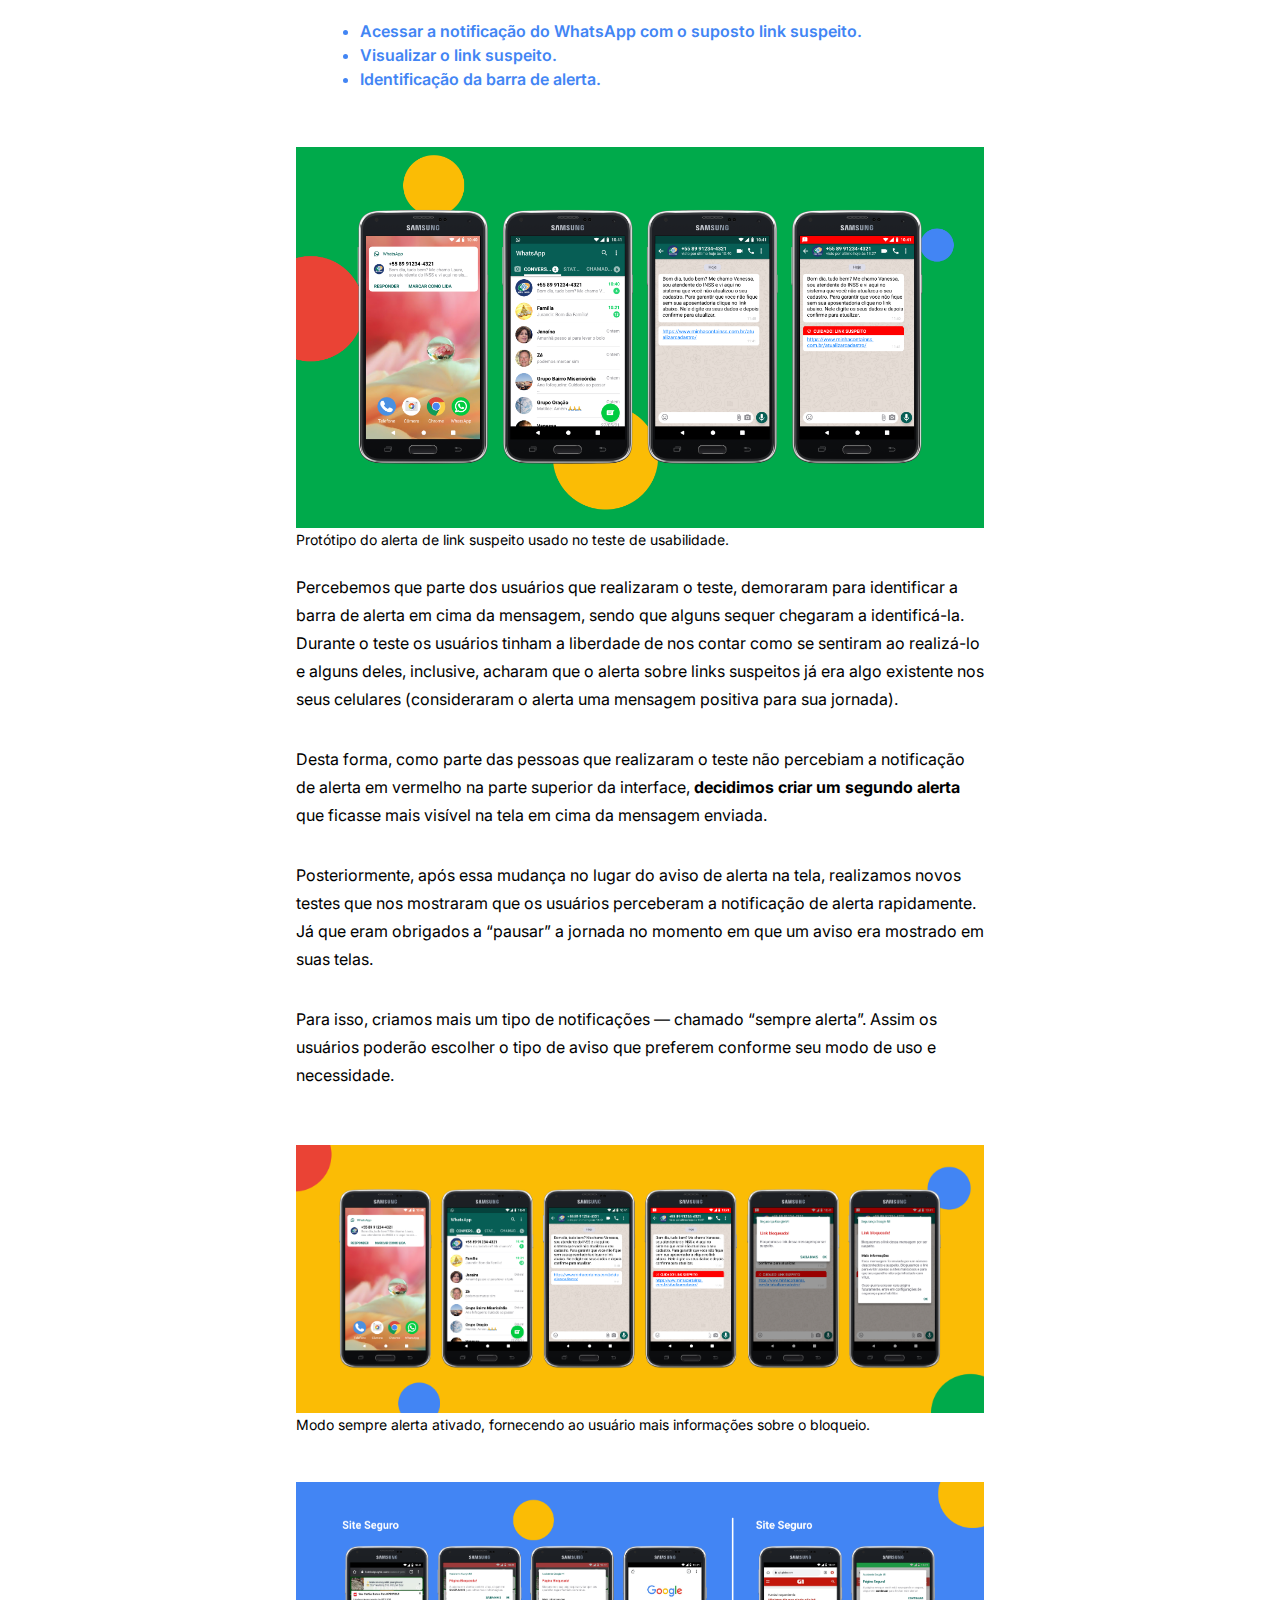
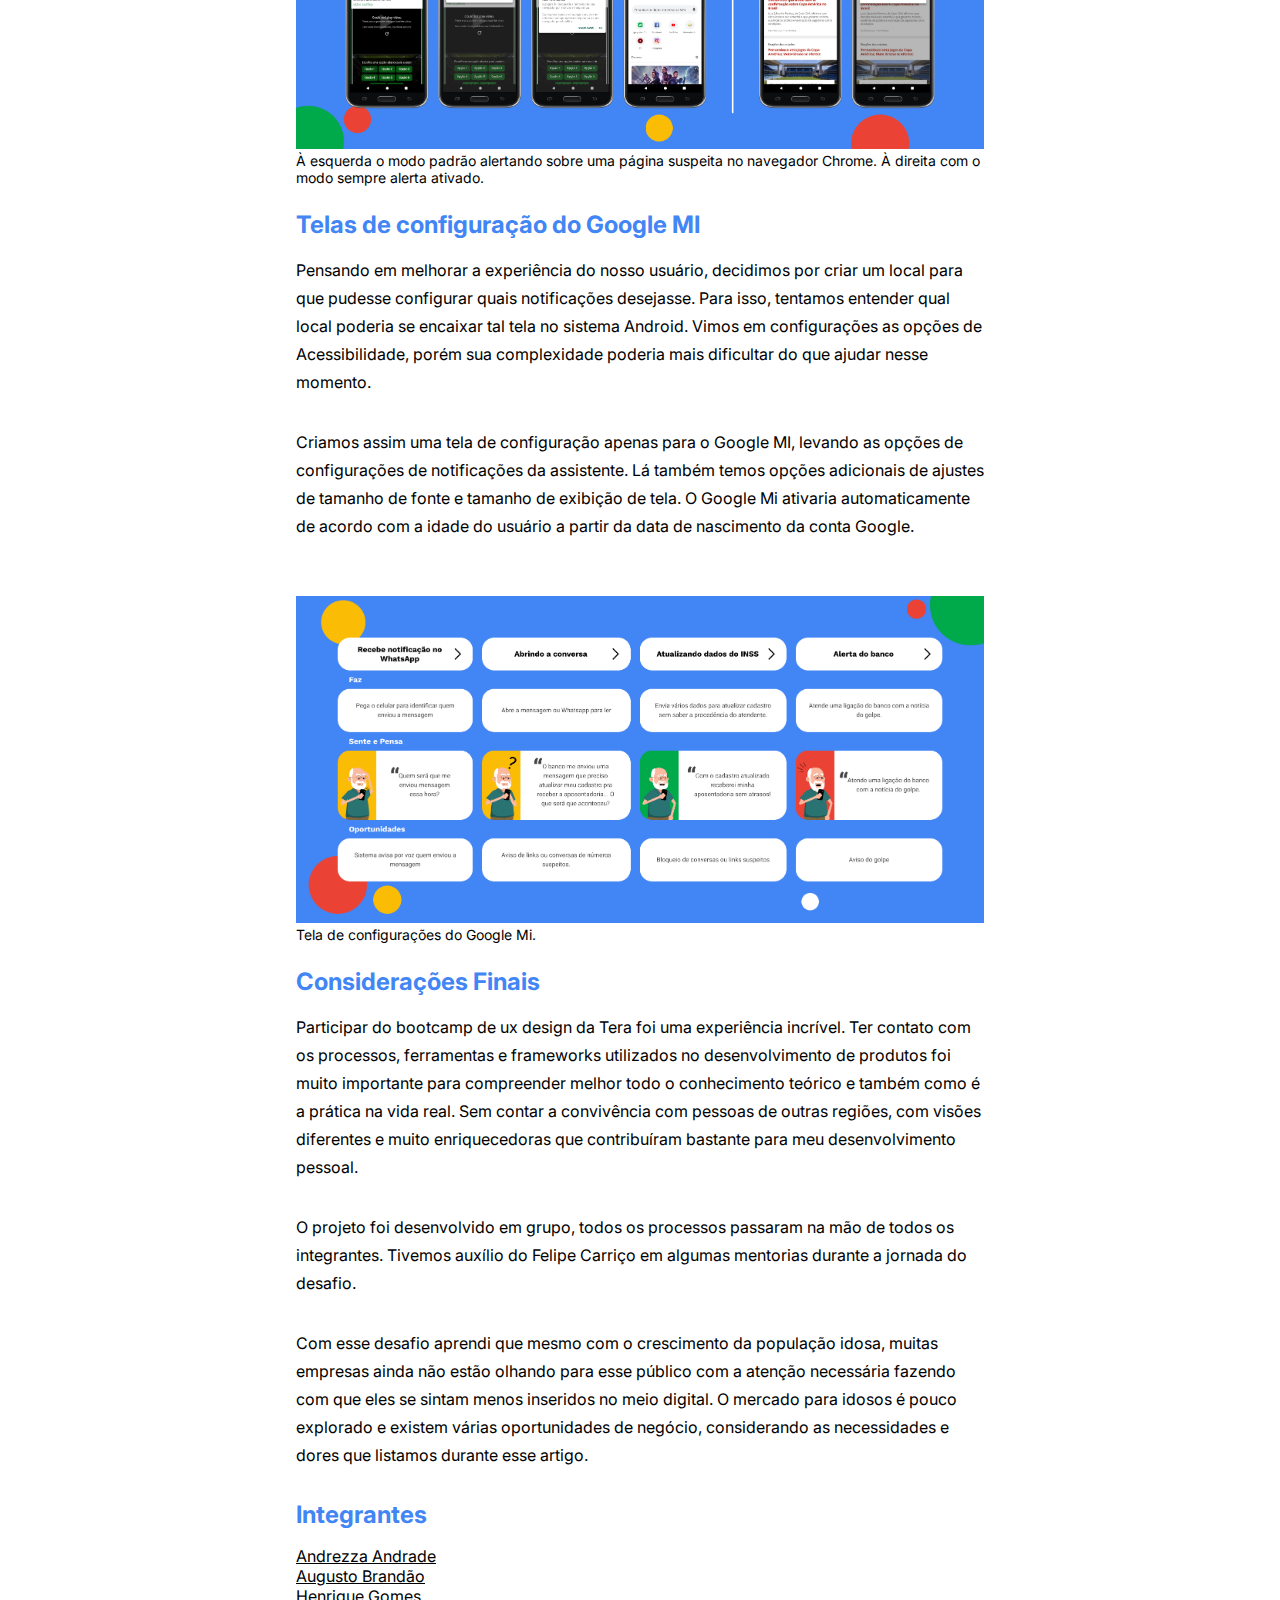
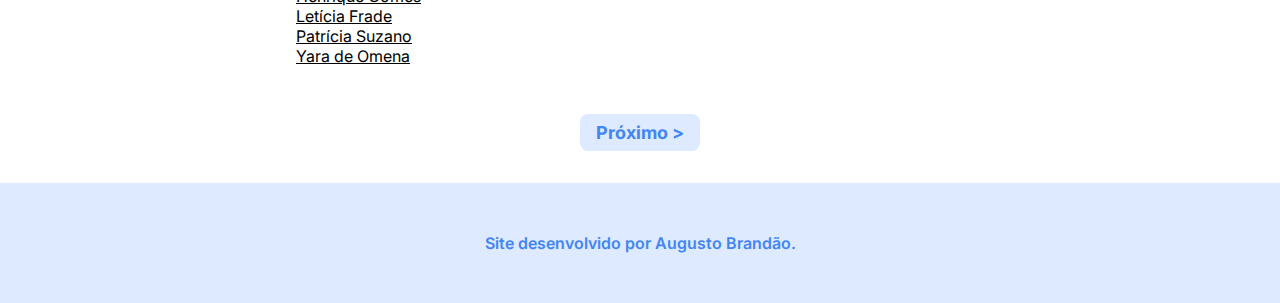
<file: conteudo/google-mi.html>
<!DOCTYPE html>
<html lang="pt-br">
<head>
    <meta charset="UTF-8">
    <meta name="viewport" content="width=device-width, initial-scale=1.0">
    <title>Estudo de Caso Bootcamp TERA</title>
    <link rel="stylesheet" href="../styles.css">
    <link rel="shortcut icon" href="imagens/projetos/google-mi/favicon.png" type="image/x-icon">
    <meta name="description" content="Um estudo de caso sobre como criamos uma nova funcionalidade para melhorar a experiência dos idosos que usam Android no seu dia.">
</head>
<body>
    <article>
        <div class="artigo-titulo">
            <ul class="breadcrumb">
                <li><a href="/index.html">Início</a></li>
                <li><a href="/index.html#projetos">Projetos</a></li>
                <li>Google MI</li>
            </ul>
    
            <h3>Segurança de navegabilidade para idosos — Uma ferramenta para aumentar a confiança no mundo digital.</h3>
        </div>

        <div class="seçao-titulo">
            <h3>O desafio</h3>
        </div>

        <p>Nosso grupo recebeu o desafio de <strong>“Como melhorar a qualidade de vida de idosos que moram sozinhos”</strong> no bootcamp de UX Design da Tera.</p>
        
        <blockquote>
            <p>O desafio podia abranger várias formas diferentes de resolução de problema, com isso buscamos mais informações sobre o problema em si para encontrarmos os caminhos nos quais deveríamos seguir.</p>
        </blockquote>
        
        <div class="seçao-titulo">
            <h3>Processos</h3>
        </div>
        
        <p>Decidimos em abordar o nosso problema seguindo o duplo diamante. Na imagem abaixo, é possivel ver as etapas e o que fizemos em cada uma delas.</p>
        
        <figure>
            <img class="img-artigos" src="../imagens/projetos/google-mi/processos.png" alt="Processos">
        </figure>
        
        <div class="seçao-titulo">
            <h3>Desk Research</h3>
        </div>
        
        <p>Inicialmente, buscamos entender e destrinchar alguns conceitos do desafio: O que é qualidade de vida, quem é a pessoa idosa e o que significa morar sozinha. Criamos uma matriz CSD com o que tínhamos de certezas, dúvidas e suposições sobre o nosso público e a partir dela realizamos uma desk research para conhecer melhor o nosso público, suas particularidades, estilo de vida, dores e desafios.</p>
        
        <figure>
            <img class="img-artigos" src="/imagens/projetos/google-mi/matriz-csd.png" alt="Matriz CSD">
            <figcaption>Matriz CSD que serviu como ponto de partida para a pesquisa.</figcaption>
        </figure>
        
        <p>Com isso, descobrimos alguns dados muito importantes que nos ajudaram a avançar com o projeto e resolução do problema.</p>
        
        <dl>
            <dt>A população idosa cresceu</dt>
            <dd><a class="links-externos" href="https://www.ufjf.br/ladem/2020/06/21/envelhecimento-populacional-continua-e-nao-ha-perigo-de-um-geronticidio-artigo-de-jose-eustaquio-diniz-alves/#:~:text=O%20n%C3%BAmero%20de%20brasileiros%20idosos%20de%2065%20anos%20e%20mais,estimado%20em%2038,3%20vezes." target="_blank" rel="external">A população atual de idosos representa 14% da população brasileira.</a> Em 2020 esse grupo passou para 29,9 milhões. A população de idosos aumentou pouco mais do que 11 vezes em comparação aos últimos 70 anos, onde tínhamos uma população de 2,6 milhões de idosos no Brasil.</dd>
        
            <dt>Idosos mais inseridos no meio digital</dt>
            <dd><a class="links-externos" href="https://www.consumidormoderno.com.br/2019/08/31/idosos-mais-conectados-pesquisa/#:~:text=Entre%20os%20de%2060%20anos%20e%20mais,%2058%25%20t%C3%AAm,acesso%20%C3%A0%20internet%20nos%20smartphones.&text=Do%20total%20da%20popula%C3%A7%C3%A3o,%2076,notebook%20e%2010%25%20pelos%20tablets" target="_blank" rel="external">58% dos idosos possuem acesso à internet em seus smartphones</a> e <a class="links-externos" href="https://www.sbgg-sp.com.br/eradigital/" target="_blank" rel="external">85% das pessoas acima de 55 anos</a> já utilizaram a internet para algum tipo de pesquisa de produto ou serviço.</dd>
        
            <dt>A pandemia encadeou esse aumento</dt>
            <dd>Os idosos foram um dos grupos mais afetados durante a pandemia, por isso muitos deles tiveram que aprender a usar tecnologias para continuarem interagindo com seus amigos e familiares na segurança de suas casas.</dd>
        
            <dt>7 em cada 10 empresas acreditam que idosos não usam tecnologia</dt>
            <dd>Mesmo encontrando dados que facilitam a visualização e a grande quantidade de público com maior interesse no meio digital, <a class="links-externos" href="https://eaesp.fgv.br/sites/eaesp.fgv.br/files/u68/pesquisa_fgvbrasilprev.pdf" target="_blank" rel="external">70% das empresas brasileiras acreditam que esse público não acompanha as evoluções que acontecem no cenário tecnológico.</a></dd>
        </dl>
        
        <p>Durante a pesquisa, decidimos delimitar o nosso público em idosos entre 60 a 74 anos. <strong>De acordo com a OMS,idoso é todo indivíduo com 60 anos ou mais.</strong> Entendemos que as diferentes faixas etárias possuem necessidades e dores distintas, em razão disso acreditamos que delimitar a idade do nosso público nos ajudaria a entender pontualmente suas necessidades e dores a fim de trabalharmos numa solução mais efetiva.</p>
        
        <p>A partir dos dados coletados na desk research, realizamos um roteiro de pesquisa qualitativa para entender algumas informações com mais profundidade. Optamos por não realizar uma pesquisa quantitativa, porque com a entrevista qualitativa seria possível entender os valores pessoais, significados, dores, visões de mundo e insights que nos ajudariam a entender melhor o nosso público.</p>
        
        <div class="seçao-titulo">
            <h3>Entrevistas</h3>
        </div>
        
        <p>Realizamos 12 entrevistas qualitativas com idosos entre 60 a 74 anos e encontramos alguns pontos de dores, necessidades, inspirações e oportunidades em comum. A partir disso, realizamos uma matriz de informações com as principais informações das entrevistas.</p>
        
        <p>A partir dos dados coletados na Matriz de Informações, estruturamos quem é a nossa persona: “José — o curioso” e entendemos suas necessidades, dores e frustrações.</p>
        
        <figure>
            <img class="img-artigos" src="/imagens/projetos/google-mi/matriz-de-informaçao.png" alt="Matriz de Informação">
            <figcaption>Matriz de informação com os achados das entrevistas.</figcaption>
        </figure>
        
        <figure>
            <img class="img-artigos" src="/imagens/projetos/google-mi/persona.png" alt="Persona">
            <figcaption>José "O curioso", persona criada a partir da consolidação dos dados das entrevistas.</figcaption>
        </figure>
        
        <div class="seçao-titulo">
            <h3>Detectando Problemas</h3>
        </div>
        
        <p>Após a construção da persona, entendemos quais eram as principais dores e necessidades em diversos setores: saúde e bem estar, facilitação do uso de tecnologia, sociabilidade no meio digital e segurança na internet. Utilizamos do "Como Podemos" para pensar em soluções para as principais dores encontradas. Posteriormente, colocamos todas as possíveis soluções dos problemas detectados em uma Matriz de Esforço/Impacto e <strong>percebemos que a maioria das nossas soluções estavam interligadas a uma dor que identificamos ser latente:</strong></p>
        
        <div class="destaque-artigo">
            <h4>“Como podemos ajudar idosos a se sentirem mais seguros no mundo digital”</h4>
        </div>
        
        <p>Percebemos que <strong>os idosos não utilizam todas as possibilidades oferecidas no meio digital porque se sentem inseguros</strong>, como por exemplo, fazer compras online ou usar redes sociais.</p>
        
        <figure>
            <img class="img-artigos" src="/imagens/projetos/google-mi/matriz-de-priorizaçao.png" alt="Matriz de Informação">
            <figcaption>Matriz de Esforço/Impacto com as soluções. O card com o contorno tracejado em volta é a dor que identificamos como latente.</figcaption>
        </figure>
        
        <p>Para entender um pouco mais sobre o dia a dia do nosso usuário e sua dor dentro do mundo digital, criamos uma jornada exemplificando um golpe realizado por WhatsApp, um problema bem recorrentes entre a população mais idosa, e sinalizamos algumas oportunidades.</p>
        
        <figure>
            <img class="img-artigos" src="/imagens/projetos/google-mi/jornada.png" alt="Jornada do usuário">
                <figcaption>Jornada do usuário exemplificando um golpe pelo WhatsApp.</figcaption>
        </figure>
        
        <div class="seçao-titulo">
            <h3>Solução</h3>
        </div>
        
        <p>Sendo assim, para trazer mais segurança e confiança na navegação, desenvolvemos uma funcionalidade para a assistente do sistema operacional Android — Google MI (Google Melhor Idade) com foco em auxiliar o idoso. No WhatsApp o sistema identifica links suspeitos, fake news e em navegadores, avisamos sobre sites seguros para compras, sites suspeitos ou qualquer notificação que possa ajudar nosso usuário no decorrer de sua jornada em “locais” perigosos no mundo digital.</p>
        
        <p>Escolhemos o sistema Android, pois é <a class="links-externos" href="https://www.techtudo.com.br/noticias/2020/09/9-em-cada-10-brasileiros-usam-celular-android-diz-relatorio-do-google.ghtml" target="_blank" rel="external">o mais utilizado pelos brasileiros</a> e tem um melhor custo benefício. Optamos por criar uma nova funcionalidade para a Google Assistente, por ser mais integrada ao sistema e possibilitar levar  a funcionalidade a mais aplicativos dentro do sistema.</p>
        
        <p>Percebemos que os idosos não utilizam todas as possibilidades oferecidas no meio digital porque se sentem inseguros, como por exemplo, fazer compras online ou usar redes sociais.</p>
        
        <div class="seçao-titulo">
            <h3>Protótipos e Testes de Usabilidade</h3>
        </div>
        
        <p>Depois de Crazy 8's e desenharmos alguns rabiscoframes, fizemos um fluxograma com o principal aplicativo utilizado pelo nosso público, o WhatsApp. Simulamos como funcionaria a nova funcionalidade alertando o usuário de um possível link malicioso</p>
        
        <figure>
            <img class="img-artigos" src="/imagens/projetos/google-mi/fluxograma.png" alt="Fluxograma">
            
            <figcaption>Fluxograma simulando o alerta de link suspeito no aplicativo WhatsApp.</figcaption>
        </figure>
        
        <p>Após o fluxograma iniciamos o desenvolvimento de protótipos das funções iniciais e com eles prontos começamos a realizar testes de usabilidade.</p>
        
        <p>Realizamos testes de usabilidade com 7 pessoas. Nos primeiros testes simulamos uma tela do WhatsApp, onde o usuário recebia uma notificação com um link suspeito. O objetivo do teste era identificar se o usuário identificaria o alerta de mensagem suspeita em sua conversa. Sendo assim, elencamos uma tarefa para tentar entender se os usuários conseguiriam de fato:</p>
        
        <ul class="lista-artigos">
            <li>Acessar a notificação do WhatsApp com o suposto link suspeito.</li>
            <li>Visualizar o link suspeito.</li>
            <li>Identificação da barra de alerta.</li>
        </ul>
        
        <figure>
            <img class="img-artigos" src="/imagens/projetos/google-mi/prototipo-1.png" alt="Protótipo 1">
            
            <figcaption>Protótipo do alerta de link suspeito usado no teste de usabilidade.</figcaption>
        </figure>
        
        <p>Percebemos que parte dos usuários que realizaram o teste, demoraram para identificar a barra de alerta em cima da mensagem, sendo que alguns sequer chegaram a identificá-la. Durante o teste os usuários tinham a liberdade de nos contar como se sentiram ao realizá-lo e alguns deles, inclusive, acharam que o alerta sobre links suspeitos já era algo existente nos seus celulares (consideraram o alerta uma mensagem positiva para sua jornada).</p>
        
        <p>Desta forma, como parte das pessoas que realizaram o teste não percebiam a notificação de alerta em vermelho na parte superior da interface, <strong>decidimos criar um segundo alerta</strong> que ficasse mais visível na tela em cima da mensagem enviada.</p>
        
        <p>Posteriormente, após essa mudança no lugar do aviso de alerta na tela, realizamos novos testes que nos mostraram que os usuários perceberam a notificação de alerta rapidamente. Já que eram obrigados a “pausar” a jornada no momento em que um aviso era mostrado em suas telas.</p>
        
        <p>Para isso, criamos mais um tipo de notificações — chamado “sempre alerta”. Assim os usuários poderão escolher o tipo de aviso que preferem conforme seu modo de uso e necessidade.</p>
        <figure>
            <img class="img-artigos" src="/imagens/projetos/google-mi/prototipo-2.png" alt="Protótipo 2">
            
            <figcaption>Modo sempre alerta ativado, fornecendo ao usuário mais informações sobre o bloqueio.</figcaption>
        </figure>
        
        <figure>
            <img class="img-artigos" src="/imagens/projetos/google-mi/prototipo-3.png" alt="Protótipo 3">
            
            <figcaption>À esquerda o modo padrão alertando sobre uma página suspeita no navegador Chrome. À direita com o modo sempre alerta ativado.</figcaption>
        </figure>
        
        <div class="seçao-titulo">
            <h3>Telas de configuração do Google MI</h3>
        </div>
        
        <p>Pensando em melhorar a experiência do nosso usuário, decidimos por criar um local para que pudesse configurar quais notificações desejasse. Para isso, tentamos entender qual local poderia se encaixar tal tela no sistema Android. Vimos em configurações as opções de Acessibilidade, porém sua complexidade poderia mais dificultar do que ajudar nesse momento.</p>
        
        <p>Criamos assim uma tela de configuração apenas para o Google MI, levando as opções de configurações de notificações da assistente. Lá também temos opções adicionais de ajustes de tamanho de fonte e tamanho de exibição de tela. O Google Mi ativaria automaticamente de acordo com a idade do usuário a partir da data de nascimento da conta Google.</p>
        <figure>
            <img class="img-artigos" src="/imagens/projetos/google-mi/jornada.png" alt="Tela de Configuração">
            
            <figcaption>Tela de configurações do Google Mi.</figcaption>
        </figure>
        
        <div class="seçao-titulo">
            <h3>Considerações Finais</h3>
        </div>
        
        <p>Participar do bootcamp de ux design da Tera foi uma experiência incrível. Ter contato com os processos, ferramentas e frameworks utilizados no desenvolvimento de produtos foi muito importante para compreender melhor todo o conhecimento teórico e também como é a prática na vida real. Sem contar a convivência com pessoas de outras regiões, com visões diferentes e muito enriquecedoras que contribuíram bastante para meu desenvolvimento pessoal.</p>
        
        <p>O projeto foi desenvolvido em grupo, todos os processos passaram na mão de todos os integrantes. Tivemos auxílio do Felipe Carriço em algumas mentorias durante a jornada do desafio.</p>
        
        <p>Com esse desafio aprendi que mesmo com o crescimento da população idosa, muitas empresas ainda não estão olhando para esse público com a atenção necessária fazendo com que eles se sintam menos inseridos no meio digital. O mercado para idosos é pouco explorado e existem várias oportunidades de negócio, considerando as necessidades e dores que listamos durante esse artigo.</p>
        
        <div class="seçao-titulo">
            <h3>Integrantes</h3>
        </div>

        <ul>
            <li><a class="links-externos" href="https://www.linkedin.com/in/andrezzaandrade/" target="_blank" rel="external">Andrezza Andrade</a></li>
            <li><a class="links-externos" href="https://www.linkedin.com/in/augustobrandao/" target="_blank" rel="external">Augusto Brandão</a></li>
            <li><a class="links-externos" href="https://www.linkedin.com/in/moura-henrique/" target="_blank" rel="external">Henrique Gomes</a></li>
            <li><a class="links-externos" href="https://www.linkedin.com/in/let%C3%ADcia-frade-649183193/" target="_blank" rel="external">Letícia Frade</a></li>
            <li><a class="links-externos" href="https://www.linkedin.com/in/patriciasuzano/" target="_blank" rel="external">Patrícia Suzano</a></li>
            <li><a class="links-externos" href="https://www.linkedin.com/in/yaraomena/" target="_blank" rel="external">Yara de Omena</a></li>
        </ul>
    </article>

    <nav class="nav-inferior">
        <button class="button-tipo-2" type="button">
            <a href="sirio-iep.html">
                <h4>Próximo ></h4>
            </a>
        </button>
    </nav>
        
    <footer>
        <p>Site desenvolvido por Augusto Brandão.</p>
    </footer>
</body>
</html>
</file>
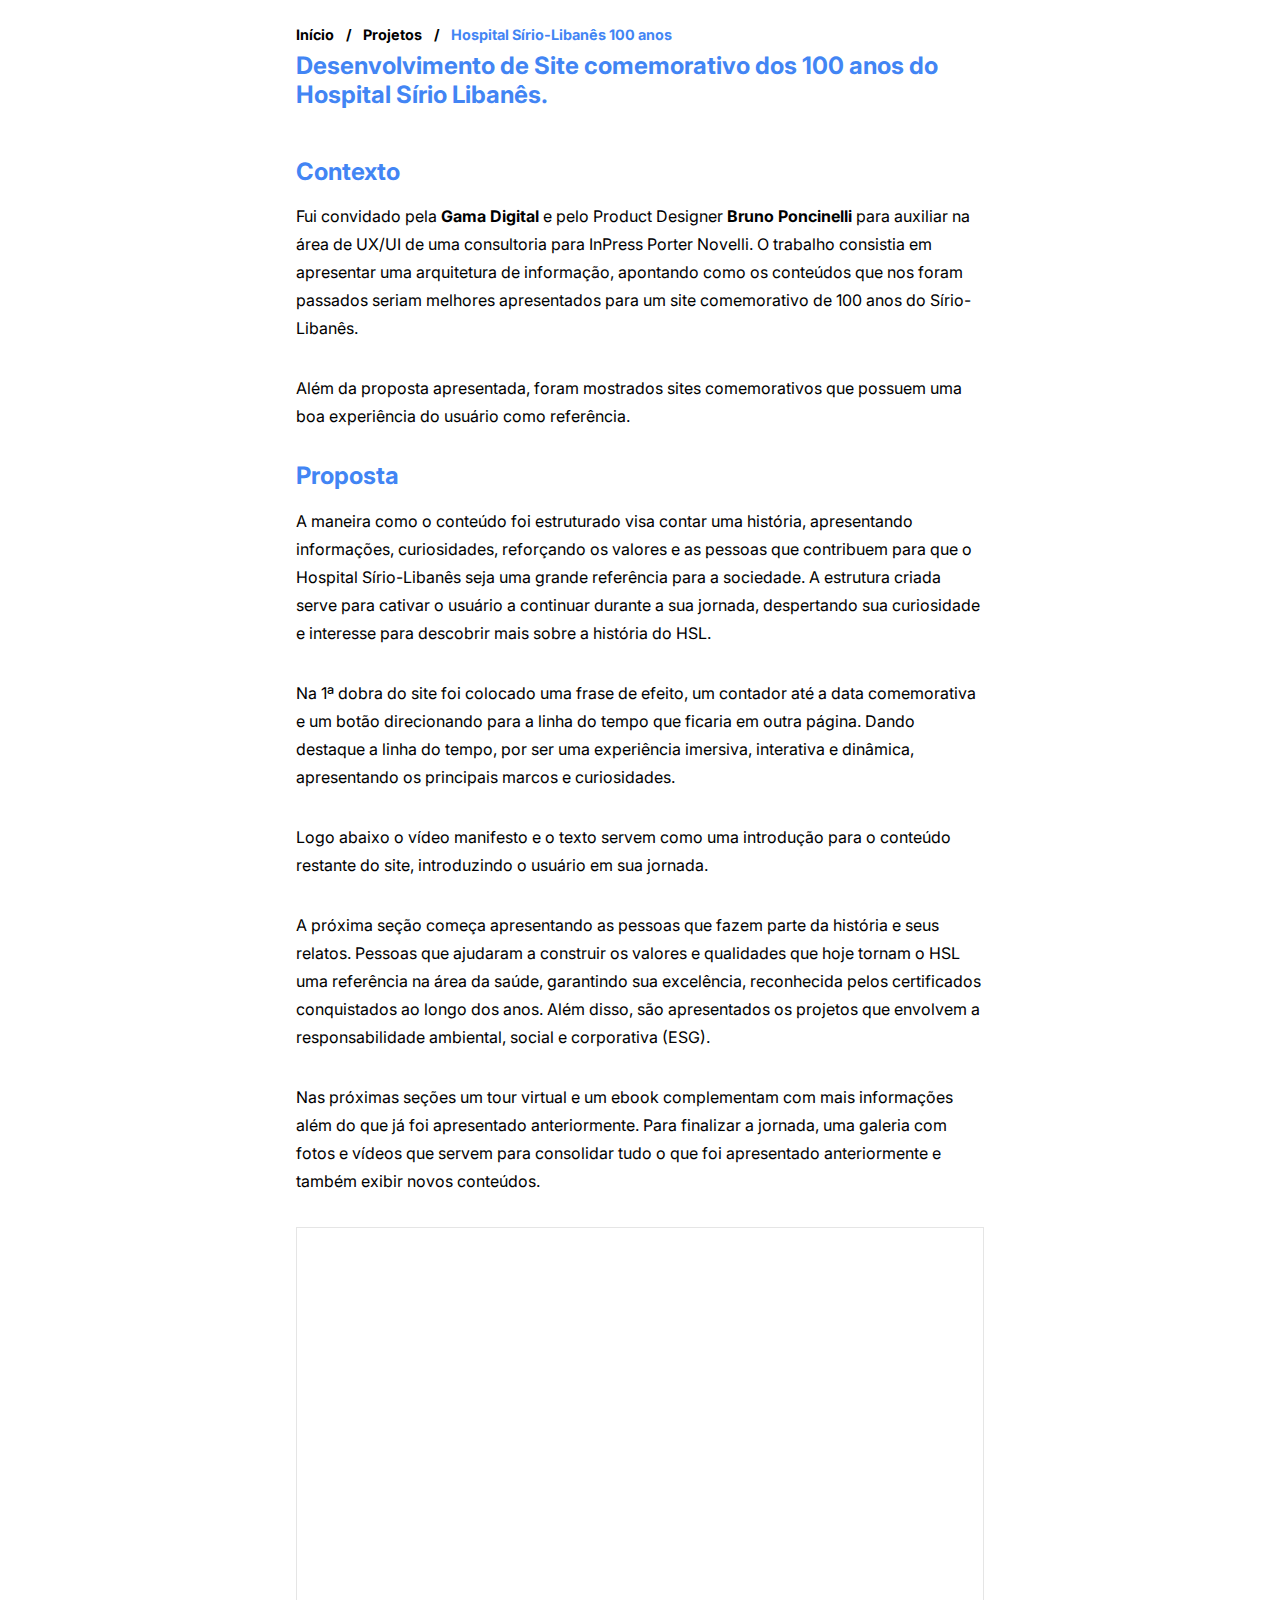
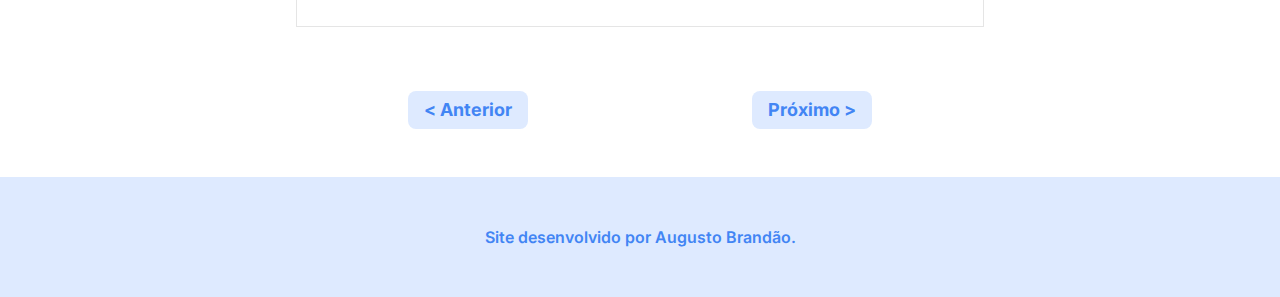
<file: conteudo/sirio-100-anos.html>
<!DOCTYPE html>
<html lang="pt-br">
<head>
    <meta charset="UTF-8">
    <meta name="viewport" content="width=device-width, initial-scale=1.0">
    <title>Hospital Sírio-Libanês 100 anos</title>
    <link rel="stylesheet" href="/styles.css">
    <link rel="shortcut icon" href="imagens/favicon-pages.svg" type="image/x-icon">
    <meta name="description" content="Desenvolvimento de Site comemorativo dos 100 anos do Hospital Sírio Libanês.">
</head>
<body>
    <article>
        <div class="artigo-titulo">
            <ul class="breadcrumb">
                <li><a href="/index.html">Início</a></li>
                <li><a href="/index.html#projetos">Projetos</a></li>
                <li>Hospital Sírio-Libanês 100 anos</li>
            </ul>
            <h3>Desenvolvimento de Site comemorativo dos 100 anos do Hospital Sírio Libanês.</h3>
        </div>
        
        <div class="seçao-titulo">
            <h3>Contexto</h3>
        </div>
       
        <p>Fui convidado pela <strong>Gama Digital</strong> e pelo Product Designer <strong>Bruno Poncinelli</strong> para auxiliar na área de UX/UI de uma consultoria para InPress Porter Novelli. O trabalho consistia em apresentar uma arquitetura de informação, apontando como os conteúdos que nos foram passados seriam melhores apresentados para um site comemorativo de 100 anos do Sírio-Libanês.</p>
        
        <p>Além da proposta apresentada, foram mostrados sites comemorativos que possuem uma boa experiência do usuário como referência.</p>
        
        <div class="seçao-titulo">
            <h3>Proposta</h3>
        </div>
        
        <p>A maneira como o conteúdo foi estruturado visa contar uma história, apresentando informações, curiosidades, reforçando os valores e as pessoas que contribuem para que o Hospital Sírio-Libanês seja uma grande referência para a sociedade. A estrutura criada serve para cativar o usuário a continuar durante a sua jornada, despertando sua curiosidade e interesse para descobrir mais sobre a história do HSL.</p>
        
        <p>Na 1ª dobra do site foi colocado uma frase de efeito, um contador até a data comemorativa e um botão direcionando para a linha do tempo que ficaria em outra página. Dando destaque a linha do tempo, por ser uma experiência imersiva, interativa e dinâmica, apresentando os principais marcos e curiosidades.</p>
        
        <p>Logo abaixo o vídeo manifesto e o texto servem como uma introdução para o conteúdo restante do site, introduzindo o usuário em sua jornada.</p>
        
        <p>A próxima seção começa apresentando as pessoas que fazem parte da história e seus relatos. Pessoas que ajudaram a construir os valores e qualidades que hoje tornam o HSL uma referência na área da saúde, garantindo sua excelência, reconhecida pelos certificados conquistados ao longo dos anos. Além disso, são apresentados os projetos que envolvem a responsabilidade ambiental, social e corporativa (ESG).</p>
        
        <p>Nas próximas seções um tour virtual e um ebook complementam com mais informações além do que já foi apresentado anteriormente. Para finalizar a jornada, uma galeria com fotos e vídeos que servem para consolidar tudo o que foi apresentado anteriormente e também exibir novos conteúdos.</p>
        
        <iframe style="border: 1px solid rgba(0, 0, 0, 0.1);" width="100%" height="400" src="https://www.figma.com/embed?embed_host=share&url=https%3A%2F%2Fwww.figma.com%2Ffile%2FrxzH6NblYEYPKIpPaSF8qV%2FS%25C3%25ADrio-100-anos%3Fnode-id%3D0%253A1" allowfullscreen></iframe>
        
        <nav class="nav-inferior">
            <button class="button-tipo-2" type="button">
                <a href="sirio-iep.html">
                    <h4>< Anterior</h4>
                </a>
            </button>
            
            <button class="button-tipo-2" type="button">
                <a href="sirio-lp-res.html">
                    <h4>Próximo ></h4>
                </a>
            </button>
        </nav>
    </article>

    <footer>
        <p>Site desenvolvido por Augusto Brandão.</p>
    </footer>
</body>
</html>
</file>
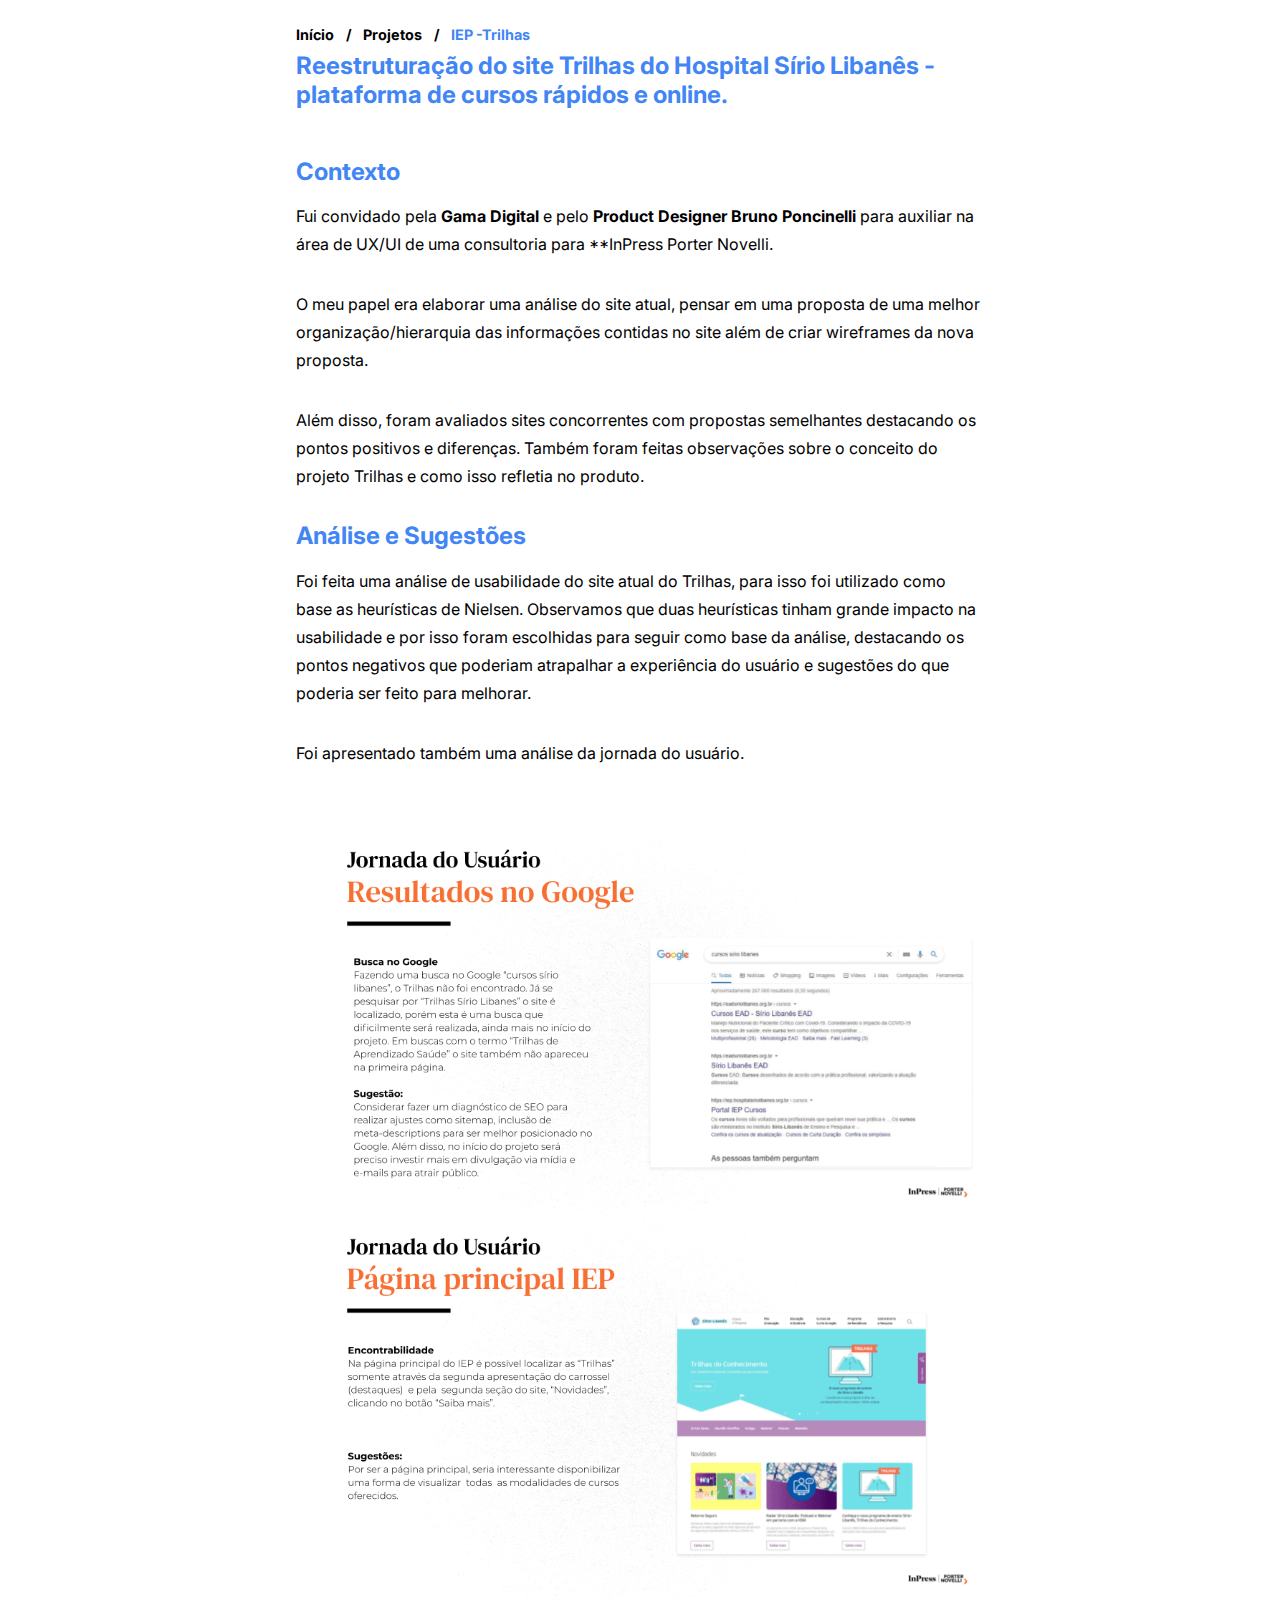
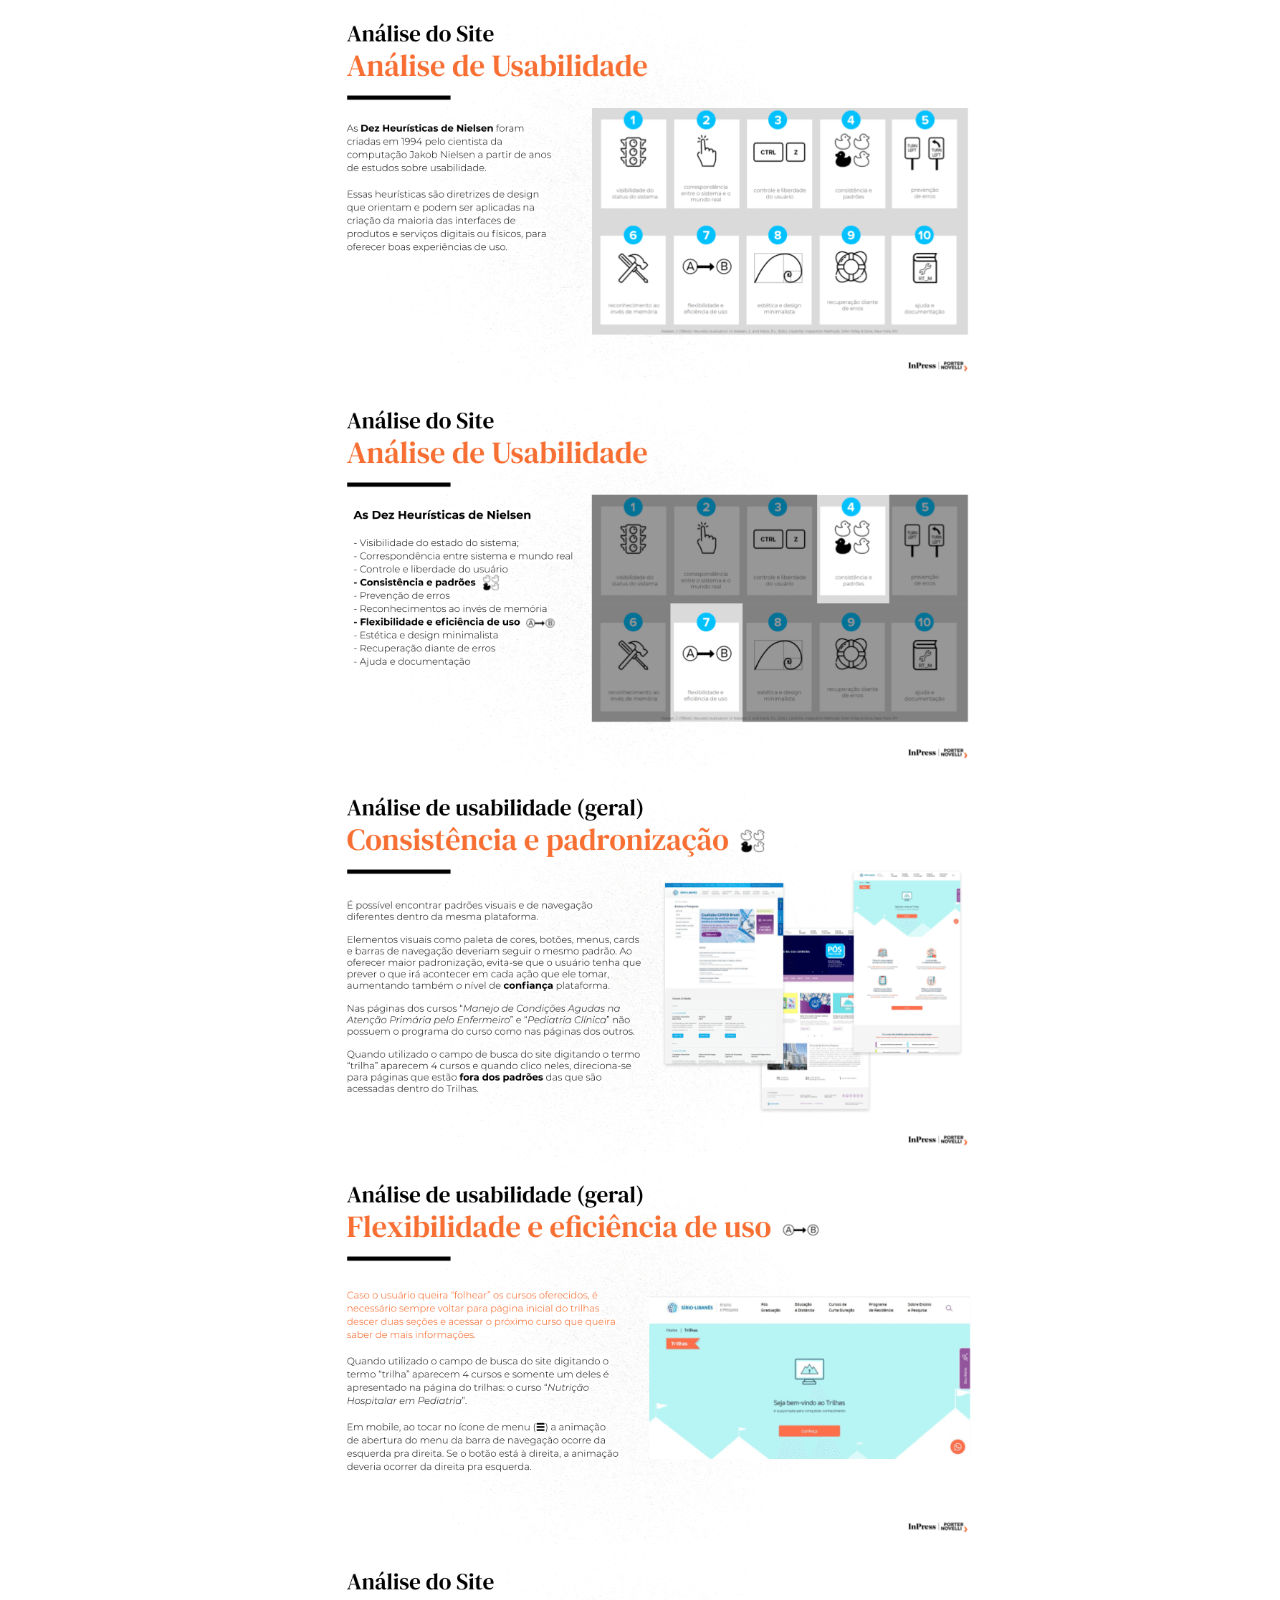
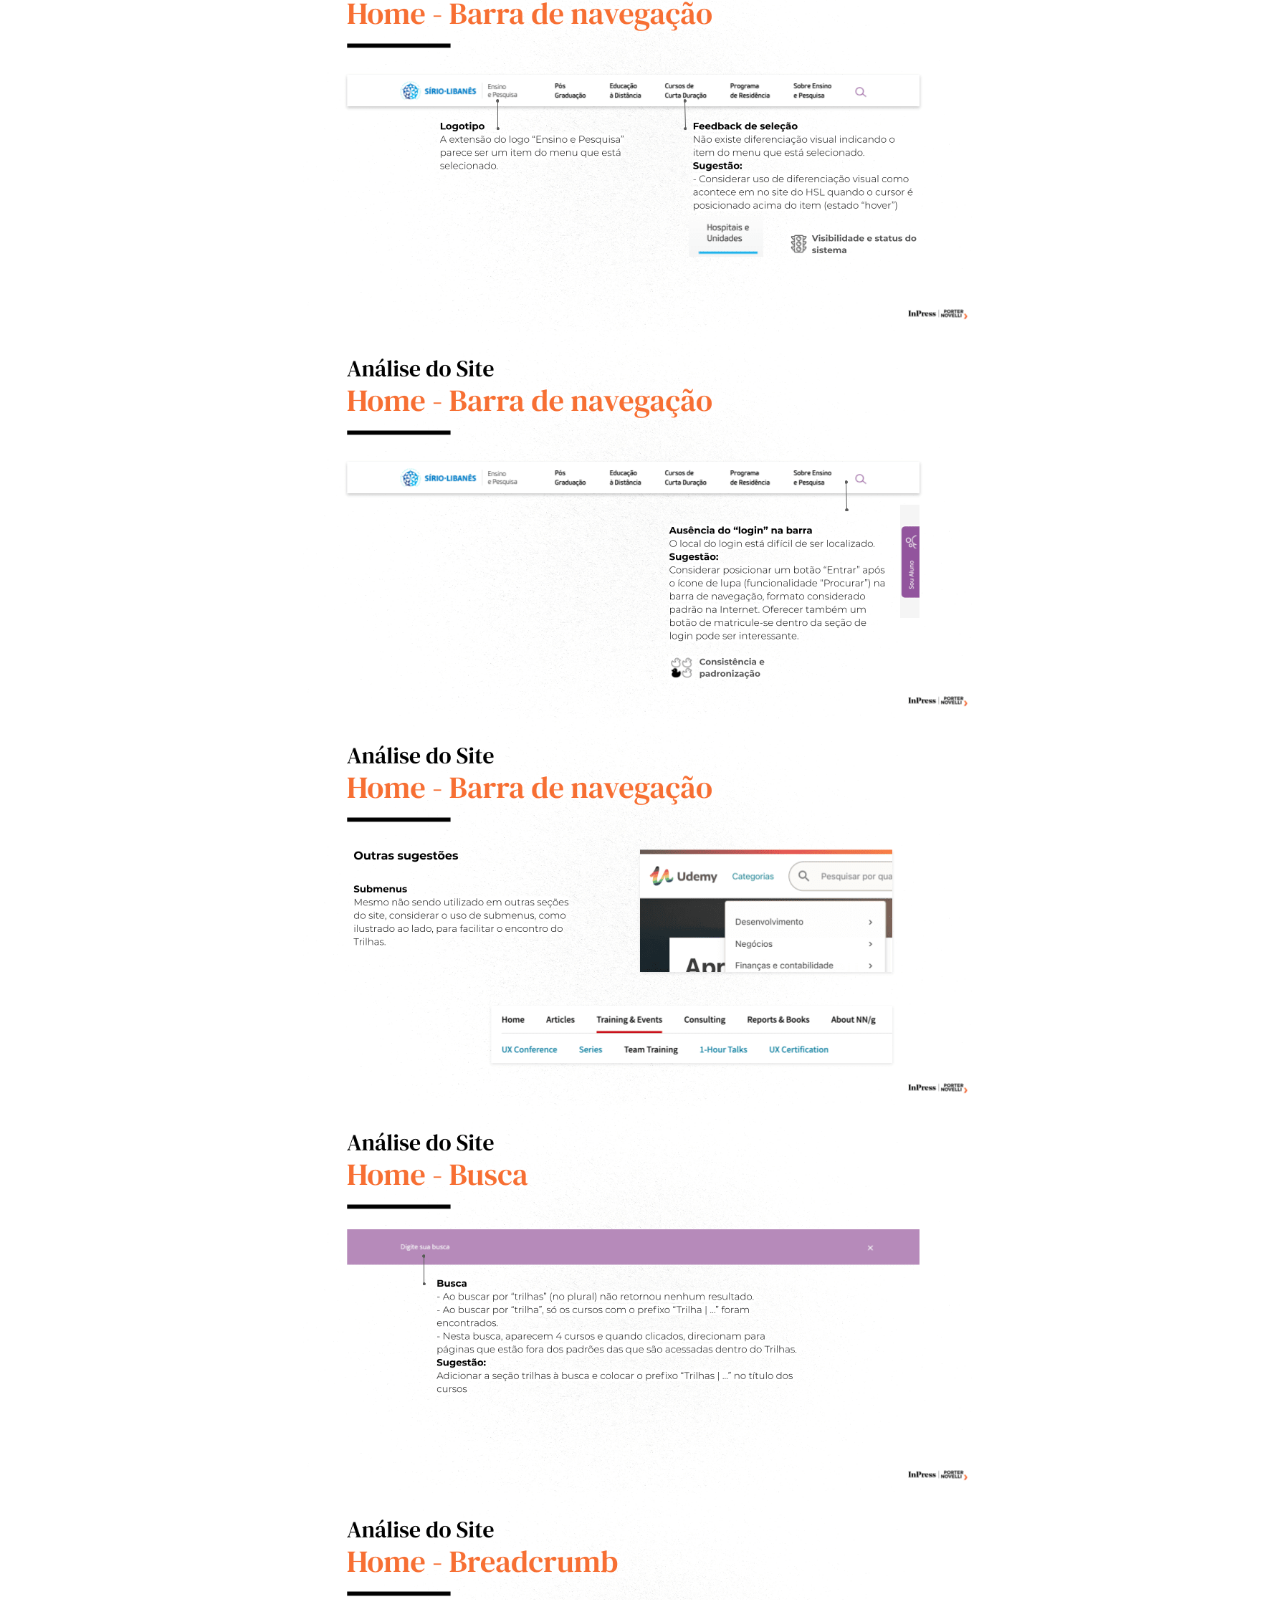
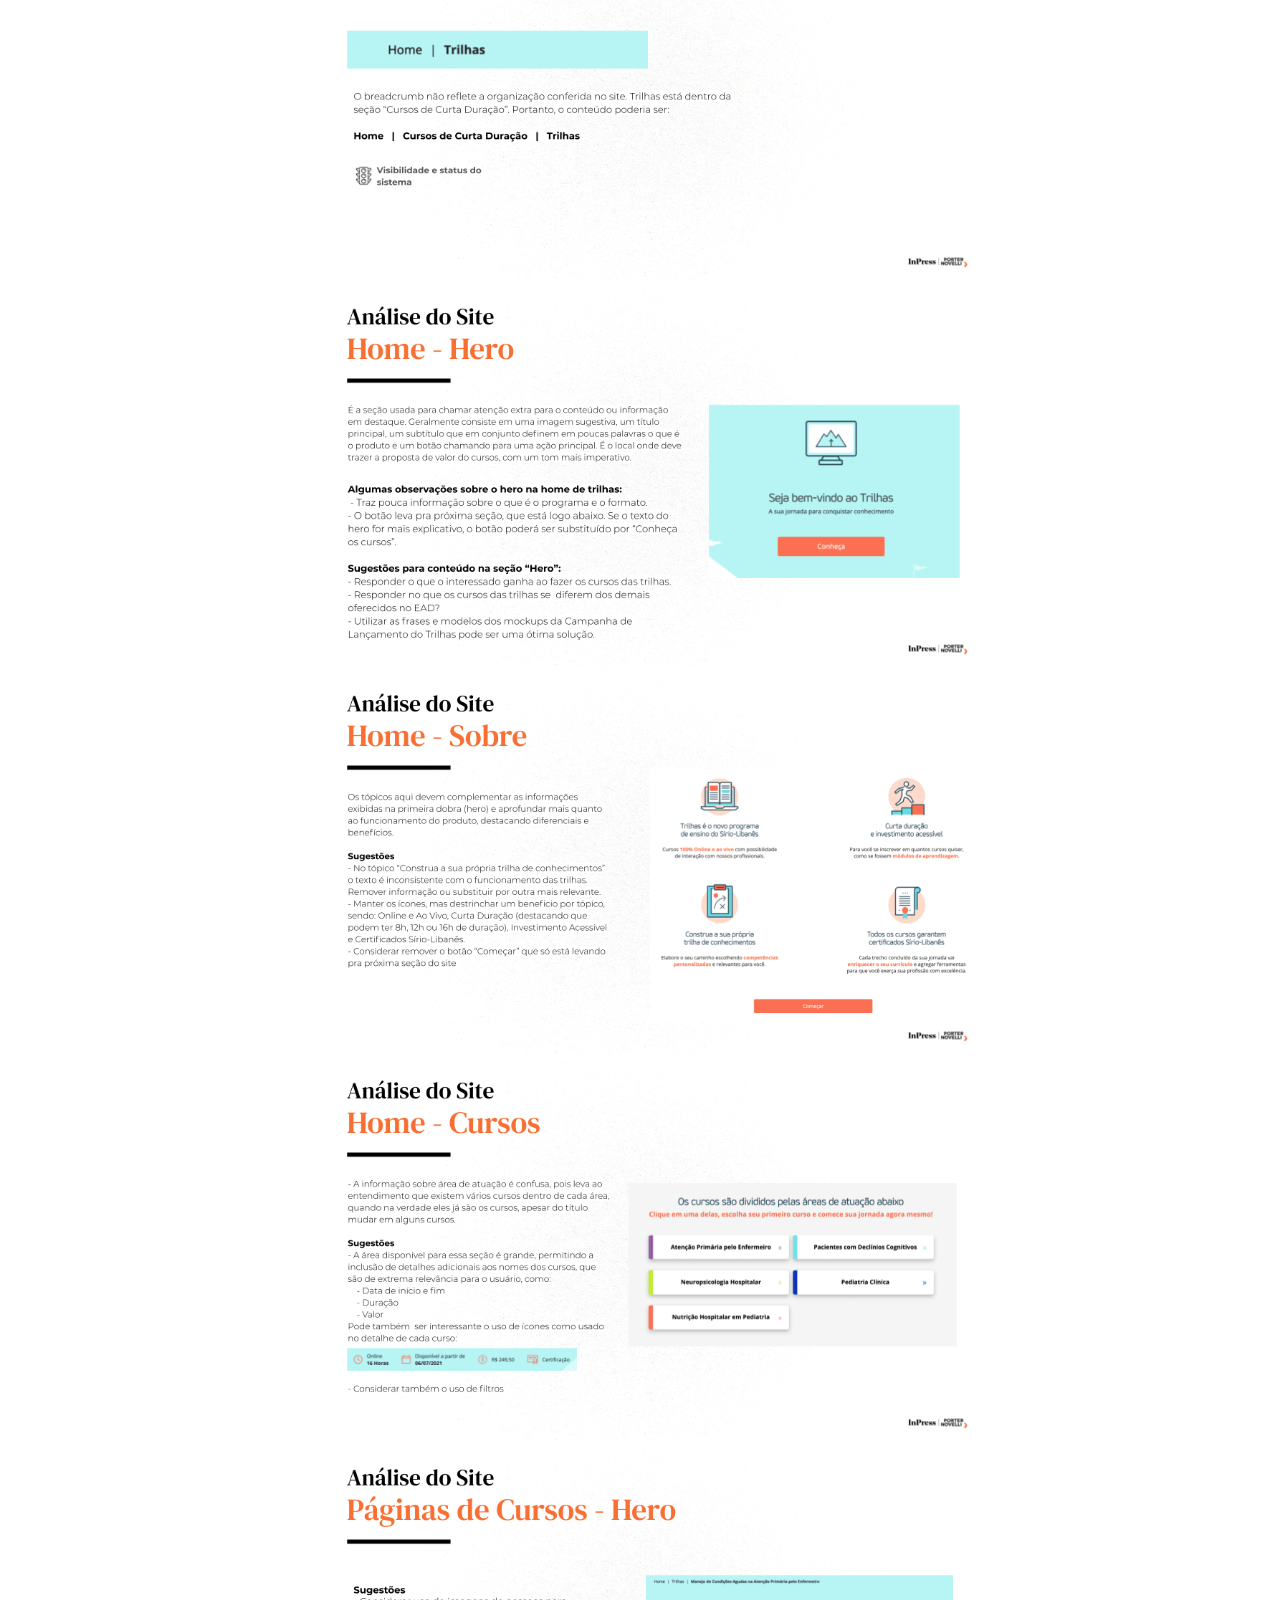
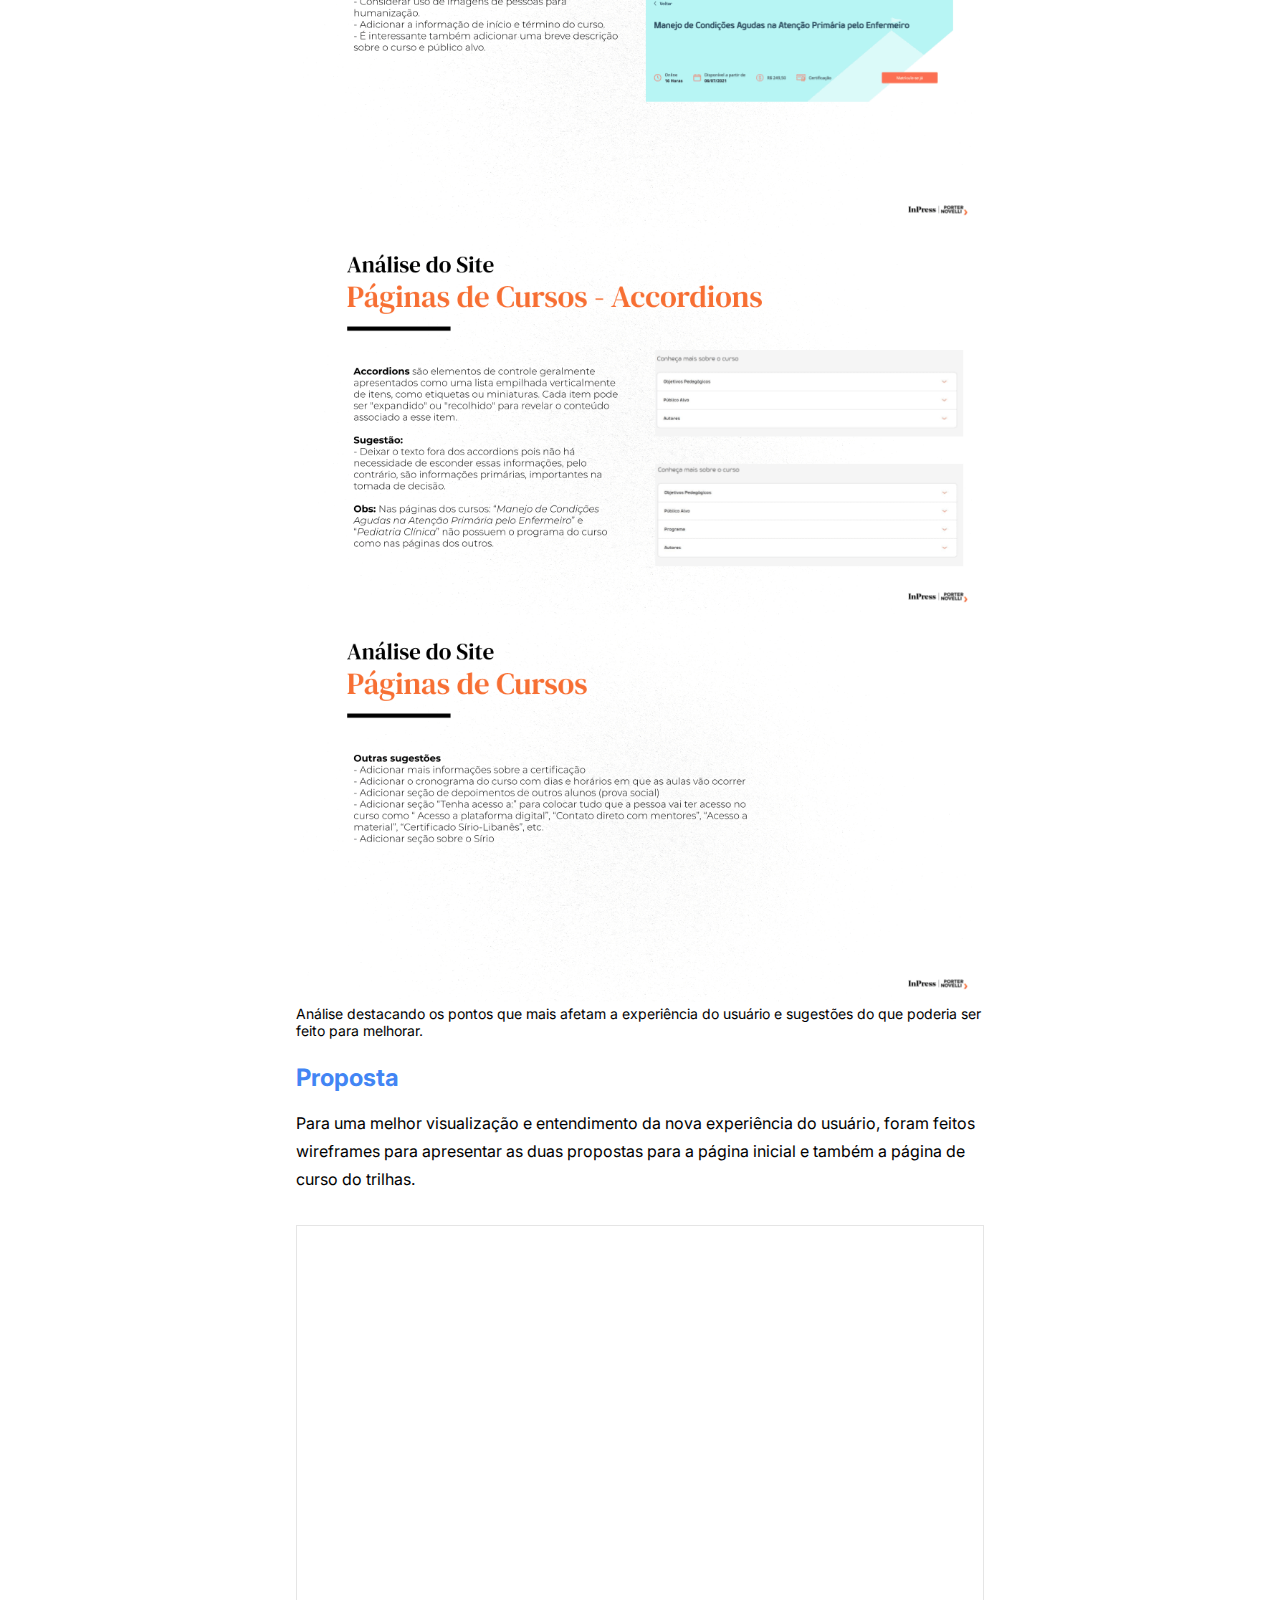
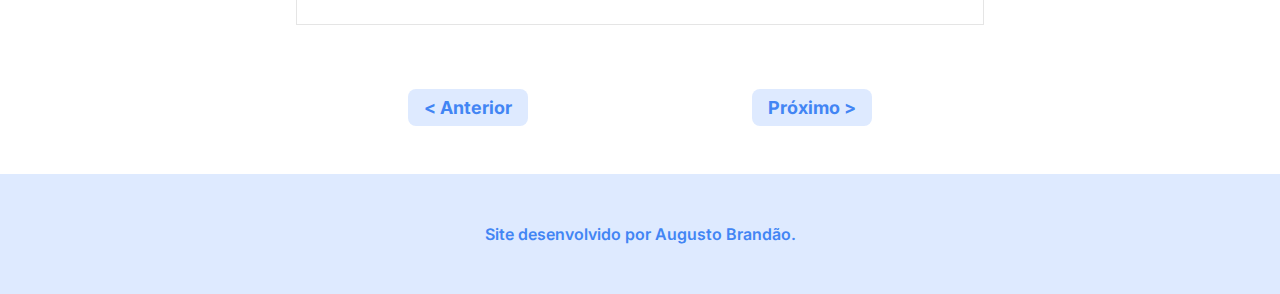
<file: conteudo/sirio-iep.html>
<!DOCTYPE html>
<html lang="pt-br">
<head>
    <meta charset="UTF-8">
    <meta name="viewport" content="width=device-width, initial-scale=1.0">
    <title>IEP -Trilhas</title>
    <link rel="stylesheet" href="../styles.css">
    <link rel="shortcut icon" href="../imagens/favicon-pages.svg" type="image/x-icon">
    <meta name="description" content="Reestruturação do site Trilhas do Hospital Sírio Libanês - plataforma de cursos rápidos e online.">
</head>
<body>
    <article>
        <div class="artigo-titulo">
            <ul class="breadcrumb">
                <li><a href="../index.html">Início</a></li>
                <li><a href="../index.html#projetos">Projetos</a></li>
                <li>IEP -Trilhas</li>
            </ul>

            <h3>Reestruturação do site Trilhas do Hospital Sírio Libanês - plataforma de cursos rápidos e online.</h3>
        </div>

        <div class="seçao-titulo">
            <h3>Contexto</h3>
        </div>
        
        <p>Fui convidado pela <strong>Gama Digital</strong> e pelo <strong>Product Designer Bruno Poncinelli</strong> para auxiliar na área de UX/UI de uma consultoria para **InPress Porter Novelli.</p>
        
        <p>O meu papel era elaborar uma análise do site atual, pensar em uma proposta de uma melhor organização/hierarquia das informações contidas no site além de criar wireframes da nova proposta.</p>
        
        <p>Além disso, foram avaliados sites concorrentes com propostas semelhantes destacando os pontos positivos e diferenças. Também foram feitas observações sobre o conceito do projeto Trilhas e como isso refletia no produto.</p>
        
        <div class="seçao-titulo">
            <h3>Análise e Sugestões</h3>
        </div>
        
        <p>Foi feita uma análise de usabilidade do site atual do Trilhas, para isso foi utilizado como base as heurísticas de Nielsen. Observamos que duas heurísticas tinham grande impacto na usabilidade e por isso foram escolhidas para seguir como base da análise, destacando os pontos negativos que poderiam atrapalhar a experiência do usuário e sugestões do que poderia ser feito para melhorar.</p>
        
        <p>Foi apresentado também uma análise da jornada do usuário.</p>
        
        <figure>
            <img class="img-artigos" src="../imagens/projetos/sirio-iep/analise.png" alt="Análise de Usabilidade">
            <figcaption>Análise destacando os pontos que mais afetam a experiência do usuário e sugestões do que poderia ser feito para melhorar.</figcaption>
        </figure>
        
        <div class="seçao-titulo">
            <h3>Proposta</h3>
        </div>
        
        <p>Para uma melhor visualização e entendimento da nova experiência do usuário, foram feitos wireframes para apresentar as duas propostas para a página inicial e também a página de curso do trilhas.</p>
        
        <iframe style="border: 1px solid rgba(0, 0, 0, 0.1);" width="100%" height="400" src="https://www.figma.com/embed?embed_host=share&url=https%3A%2F%2Fwww.figma.com%2Ffile%2FlPLf9KPiIQU8watxrwADsq%2FIEP---Trilhas%3Fnode-id%3D6%253A2" allowfullscreen></iframe>
        
        <nav class="nav-inferior">
            <button class="button-tipo-2" type="button">
                <a href="google-mi.html">
                    <h4>< Anterior</h4>
                </a>
            </button>
            <button class="button-tipo-2" type="button">
                <a href="sirio-100-anos.html">
                    <h4>Próximo ></h4>
                </a>
            </button>
        </nav>
    </article>
    
    <footer>
        <p>Site desenvolvido por Augusto Brandão.</p>
    </footer>
</body>
</html>
</file>
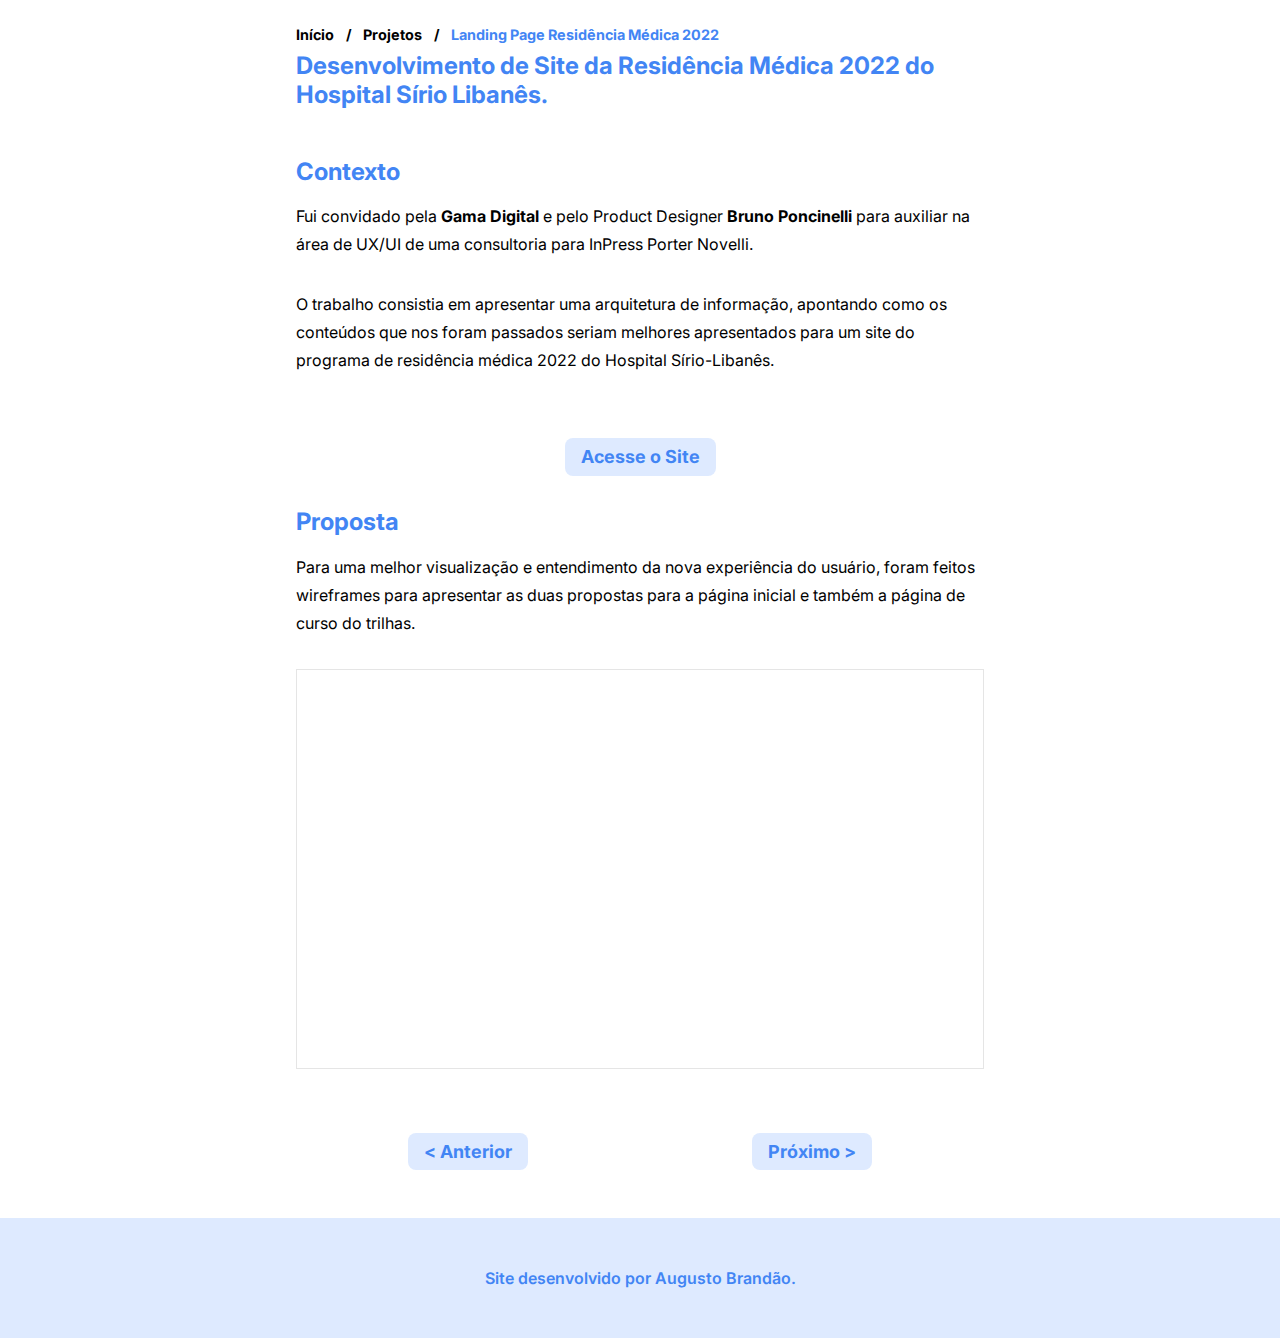
<file: conteudo/sirio-lp-res.html>
<!DOCTYPE html>
<html lang="pt-br">
<head>
    <meta charset="UTF-8">
    <meta name="viewport" content="width=device-width, initial-scale=1.0">
    <title>Landing Page Residência Médica 2022</title>
    <link rel="stylesheet" href="/styles.css">
    <link rel="shortcut icon" href="imagens/favicon-pages.svg" type="image/x-icon">
    <meta name="description" content="Desenvolvimento de Site da Residência Médica 2022 do Hospital Sírio Libanês.">
</head>
<body>
    <article>
        <div class="artigo-titulo">
            <ul class="breadcrumb">
                <li><a href="/index.html">Início</a></li>
                <li><a href="/index.html#projetos">Projetos</a></li>
                <li>Landing Page Residência Médica 2022</li>
            </ul>
            <h3>Desenvolvimento de Site da Residência Médica 2022 do Hospital Sírio Libanês.</h3>
        </div>
        
        <div class="seçao-titulo">
            <h3>Contexto</h3>
        </div>

        <p>Fui convidado pela <strong>Gama Digital</strong> e pelo Product Designer <strong>Bruno Poncinelli</strong> para auxiliar na área de UX/UI de uma consultoria para InPress Porter Novelli.</p>
        
        <p>O trabalho consistia em apresentar uma arquitetura de informação, apontando como os conteúdos que nos foram passados seriam melhores apresentados para um site do programa de residência médica 2022 do Hospital Sírio-Libanês.</p>
        
        <button class="button-tipo-2">
            <a href="https://iep.hospitalsiriolibanes.org.br/programa-de-residencia" target="_blank" rel="external">
                <h4>Acesse o Site</h4>
            </a>
        </button>
        
        <div class="seçao-titulo">
            <h3>Proposta</h3>
        </div>
        
        <p>Para uma melhor visualização e entendimento da nova experiência do usuário, foram feitos wireframes para apresentar as duas propostas para a página inicial e também a página de curso do trilhas.</p>
        
        <iframe style="border: 1px solid rgba(0, 0, 0, 0.1);" width="100%" height="400" src="https://www.figma.com/embed?embed_host=share&url=https%3A%2F%2Fwww.figma.com%2Ffile%2FWnlzDuCBl37t75R1JrvC1L%2FLP-Res.-Med%3Fnode-id%3D0%253A1" allowfullscreen></iframe>
        
        <nav class="nav-inferior">
            <button class="button-tipo-2" type="button">
                <a href="sirio-100-anos.html">
                    <h4>< Anterior</h4>
                </a>
            </button>
            
            <button class="button-tipo-2" type="button">
                <a href="desafio-sof-gerenciamento.html">
                    <h4>Próximo ></h4>
                </a>
            </button>
        </nav>
    </article>

    <footer>
        <p>Site desenvolvido por Augusto Brandão.</p>
    </footer>
</body>
</html>
</file>
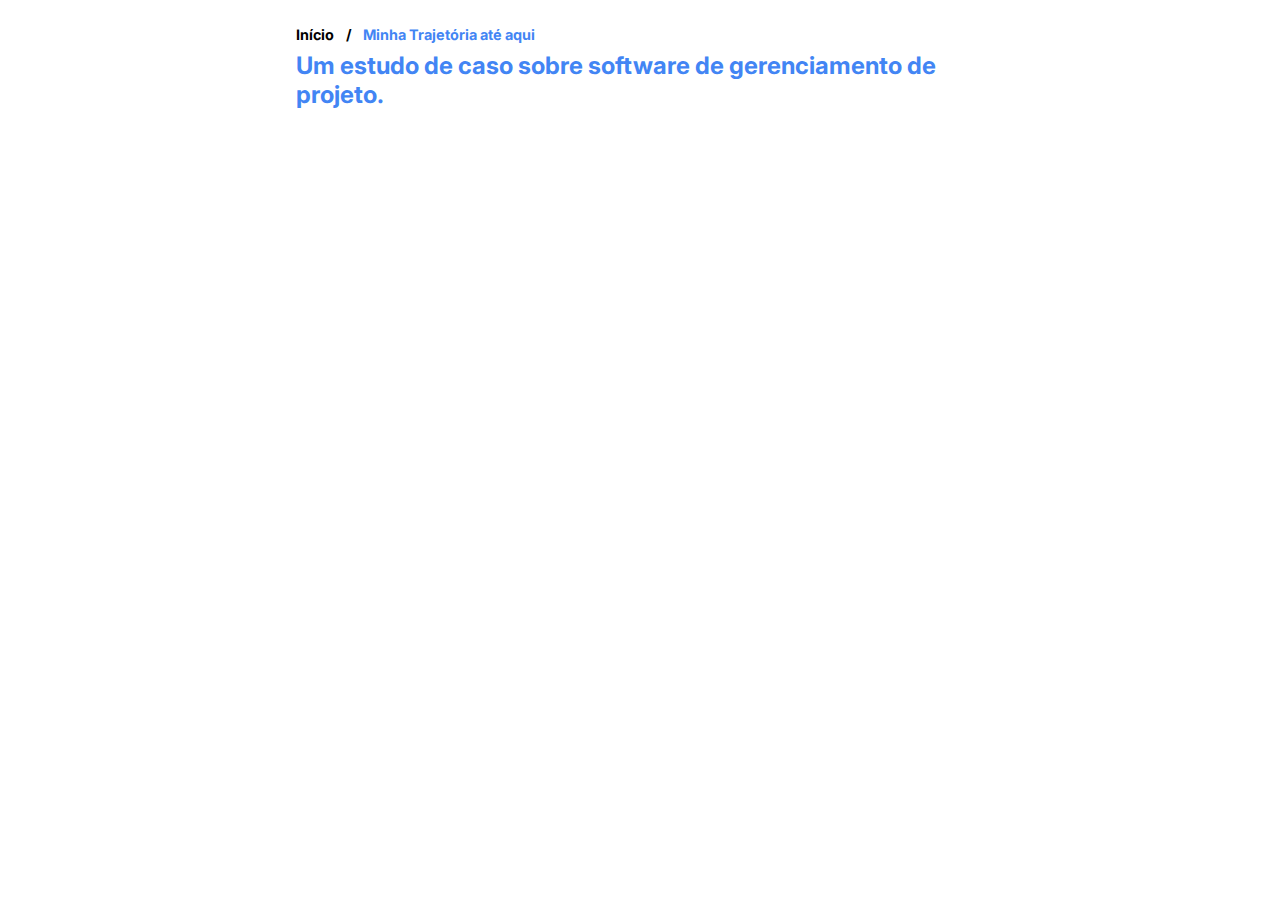
<file: conteudo/sobre-.html>
<!DOCTYPE html>
<html lang="pt-br">
<head>
    <meta charset="UTF-8">
    <meta name="viewport" content="width=device-width, initial-scale=1.0">
    <title>Minha Trajetória</title>
    <link rel="stylesheet" href="../styles.css">
    <link rel="shortcut icon" href="../imagens/foto-perfil.png" type="image/x-icon">
    <meta name="description" content="Um pouco sobre minha trajetória.">
</head>
<body>
    <article>
        <div class="artigo-titulo">
            <ul class="breadcrumb">
                <li><a href="../index.html">Início</a></li>
                <li>Minha Trajetória até aqui</li>
            </ul>
            
            <h3>Um estudo de caso sobre software de gerenciamento de projeto.</h3>
        </div>
    </article>
</body>
</html>
</file>
<file: styles.css>
@charset "UTF-8";

@import url('https://fonts.googleapis.com/css2?family=Inter:wght@100;200;300;400;500;600;700;800;900&family=Libre+Baskerville:ital,wght@0,400;0,700;1,400&display=swap');

/* 
    font-family: 'Libre Baskerville', serif; 
    font-family: 'Inter', sans-serif;
*/

:root {
    --cor-destaque: #4285F4;
    --cor-azul-claro: #DEEAFF;
    --cor-botao-hv: #3977da;
    --cor-branco: white;
    --cor-preto: black;
    --bordas-8: 8px;
    --margin-texto: 2rem;

    --largura-padrao-conteudo: 720px;

    --fonte-tipo: 'Inter', sans-serif;
    --fonte-h1: 900 3rem /1.2 var(--fonte-tipo);
    --fonte-h2: 700 2rem /1.2 var(--fonte-tipo);
    --fonte-h3: 700 1.5rem /1.2 var(--fonte-tipo);
    --fonte-h4: 700 1.125rem /1.2 var(--fonte-tipo);
    --fonte-p: 400 1rem /1.75 var(--fonte-tipo);
    --fonte-legenda: 400 0.875rem /1.2 var(--fonte-tipo);

    --espaçamento-cards: 16px;

    --sombra: 0 0 16px rgba(0, 0, 0, 0.300);
}

* {
    margin: 0;
    padding: 0;
    text-decoration: none;
    list-style: none;
    box-sizing: border-box;
    font-family: 'Inter', sans-serif;
}

/* Configuração Geral */

/* Fontes */

h1 {
    font: var(--fonte-h1);
    color: var(--cor-destaque);
    margin-bottom: 16px;
}

h2 {
    font: var(--fonte-h2);
    color: var(--cor-destaque);
}

h3 {
    font: var(--fonte-h3);
    color: var(--cor-destaque);
}

h4 {
    font: var(--fonte-h4);
    color: var(--cor-destaque);
}

p {
    font: var(--fonte-p);
}

/* linhas e Botões */

hr {
    border: 1px solid var(--cor-destaque);
    border-radius: var(--bordas-8);
}

.button-tipo-1 {
    background-color: var(--cor-destaque);
    font: var(--fonte-h4);
    color: var(--cor-branco);
    border: none;
    border-radius: var(--bordas-8);
    padding: 8px 16px;
    margin: var(--margin-texto) auto;
}

.button-tipo-1 h4 {
    color: var(--cor-branco);
}

.button-tipo-1:hover {
    background-color: var(--cor-botao-hv);
}

.button-tipo-2 {
    background-color: var(--cor-azul-claro);
    font: var(--fonte-h4);
    color: var(--cor-branco);
    border: none;
    border-radius: var(--bordas-8);
    padding: 8px 16px;
    margin: var(--margin-texto) auto;
}

.button-tipo-2 a {
    color: var(--cor-preto);
}

.button-tipo-2:hover {
    background-color: var(--cor-destaque);
}

.button-tipo-2:hover h4 {
    color: var(--cor-branco);    
}

/* Scrollbar */

::-webkit-scrollbar {
    width: 16px;
}
  
::-webkit-scrollbar-thumb {
    background: var(--cor-destaque);
    border: 2px solid var(--cor-branco);
    border-radius: var(--bordas-8);
}
  
::-webkit-scrollbar-thumb:hover {
    background: #555;
}

/* Configuração Conteúdo Principal */

main {
    max-width: var(--largura-padrao-conteudo);
    padding: 16px;
    margin: 0 auto;
}

.seçao {
    margin: 48px 0;
}

.seçao-titulo {
    width: 100%;
    margin-bottom: 16px;
}

/* Configuração Header */

.nav-superior {
    display: flex;
    flex-direction: row;
    flex-wrap: wrap;
    justify-content: space-between;
    align-items: center;
    width: 80%;
}

.nav-superior ul {
	float: right;
    padding: 16px;
}

.nav-superior ul li {
	display: inline-block;
	margin: 0 16px;
}

.nav-superior ul li a {
	color: var(--cor-destaque);
	font-weight: bold;
}

.nav-superior ul li a:hover {
	color: var(--cor-branco);
    font-weight: bold;
}

header {
    background-color: var(--cor-azul-claro);
    display: flex;
    flex-direction: column;
    justify-content: flex-start;
    align-items: center;
    width: 100%;
    height: 100vh;
}

header img {
    height: 200px;
    border: 4px solid var(--cor-destaque);
    border-radius: 50%;
}

.header-conteudo {
    text-align: center;
    max-width: var(--largura-padrao-conteudo);
    padding: 16px;
}

.header-conteudo img {
    height: 200px;
    border: 4px solid var(--cor-destaque);
    border-radius: 50%;
    margin: 16px auto;
}

/* Experiência */

.experiencia {
    margin: 16px 0;
}

.experiencia-titulo p {
    font: var(--fonte-legenda);
    margin-bottom: 16px;
}

/* Cursos */

.curso {
    margin-bottom: 16px;
}

/* Projetos */

#projetos {
    display: flex;
    flex-direction: row;
    flex-wrap: wrap;
    justify-content: space-between;
    align-items: center;
    column-gap: var(--espaçamento-cards);
    row-gap: var(--espaçamento-cards);
}

.card-projeto {
    background-color: var(--cor-azul-claro);
    max-width: calc(50% - var(--espaçamento-cards)/2);
    border-radius: var(--bordas-8);
}

.card-conteudo {
    padding: 16px;
}

.capa-projeto {
    width: 100%;
    border-radius: var(--bordas-8) var(--bordas-8) 0 0;
    border-bottom: 4px solid var(--cor-destaque);
}

.card-projeto a {
    color: var(--cor-preto);
    text-decoration-color: var(--cor-destaque);
}

.card-projeto:hover {
    background-color: var(--cor-destaque);
    color: var(--cor-branco);
}

.card-projeto:hover h4 {
    color: var(--cor-branco);
}

.card-projeto:hover p {
    color: var(--cor-branco);
}

/* Contatos */

.contatos {
    display: flex;
    flex-direction: row;
    flex-wrap: wrap;
    justify-content: center;
    align-items: center;
    column-gap: 8px;
}

.contatos > p {
    margin-bottom: 16px;
}

.contatos-links {
    display: flex;
    justify-content: center;
    align-items: center;
    column-gap: 8px;
    margin: auto;
}

.contatos-links img {
    height: 18px;
}

/* Configuração Footer */

footer {
    background-color: var(--cor-azul-claro);
    display: flex;
    justify-content: center;
    align-items: center;
    height: 120px;
}

footer p {
    color: var(--cor-destaque);
    font-weight: 600;   
}

/* Configurações dos Artigos */

/* Breadcrumb */

.breadcrumb {
    width: 100%;
    margin: 8px 0;
}

.breadcrumb li {
    display: inline;
    font-size: 0.9rem;
    font-weight: 700;
    color: var(--cor-destaque);
}  

.breadcrumb li+li:before {
    padding: 8px;
    color: var(--cor-preto);
    content: "/\00a0";
}  

.breadcrumb li a {
    color: var(--cor-preto);
    text-decoration: none;
}  

.breadcrumb li a:hover {
    color: var(--cor-destaque);
    text-decoration: underline;
}

/* Elementos de Texto */

.artigo-titulo {
    margin-bottom: 48px;
}

article {
    display: flex;
    flex-direction: column;
    max-width: var(--largura-padrao-conteudo);
    padding: 16px;
    margin: 0 auto;
}

article p {
    margin-bottom: var(--margin-texto);
}

.titulo-principal {
    margin-top: 48px;
}

blockquote {
    background-color: var(--cor-azul-claro);
    padding: 16px 24px;
    border-radius: var(--bordas-8);
    margin: var(--margin-texto);
}

blockquote p {
    border-left: 4px solid var(--cor-destaque);
    padding: 8px 16px;
    margin: 0;
}

.links-externos {
    color: var(--cor-preto);
    text-decoration: underline;
}

.destaque-artigo {
    background-color: var(--cor-azul-claro);
    margin: var(--margin-texto);
    padding: 16px 24px;
    text-align: center;
    border-radius: var(--bordas-8);
}

.integrantes a {
    color: var(--cor-destaque);
}

.integrantes a:hover {
    color: var(--cor-destaque);
    text-decoration: underline;
    text-decoration-color: var(--cor-destaque);
}

/* Imagens */

figure {
    margin: 24px 0;
}

.img-artigos {
    max-width: 100%;
    max-height: 100%;
    transition: all 0.6s cubic-bezier(0.165, 0.84, 0.44, 1);
}

.img-artigos:hover {
    transform:scale(1.5, 1.5);
    box-shadow: var(--sombra);    
}

figcaption {
    font: var(--fonte-legenda);
}

iframe {
    margin-bottom: var(--margin-texto);
}

/* Listas */

dl {
    margin: var(--margin-texto);
}

dt {
    list-style: decimal;
    color: var(--cor-destaque);
    font-weight: 600;
}

dd {
    margin-left: 16px;
    margin-bottom: 1rem;
}

.lista-artigos {
    margin: var(--margin-texto);
}

.lista-artigos li {
    list-style: disc;
    margin-left: 32px;
    line-height: 1.5rem;
    color: var(--cor-destaque);
    font-weight: 600;
}

/* Navegação Inferior */

.nav-inferior {
    display: flex;
    flex-direction: row;
    justify-content: center;
    align-items: center;
}

/* Medias */

@media (max-width: 600px) {
    .nav-superior {    
        display: flex;
        flex-direction: column;
        flex-wrap: wrap;
        align-items: center;
        width: 100%;    
    }

    .nav-superior h3 {
        margin-top: 16px;
    }
    
    header {
        height: fit-content;
    }

    header img {
        height: 120px;
    }

    .card-projeto {
        max-width: 100%;
    }
}
</file>
<file: estilos/styles.css>
@charset "UTF-8";

@import url('https://fonts.googleapis.com/css2?family=Inter:wght@100;200;300;400;500;600;700;800;900&display=swap');

:root {
    --cor-header: #2c2c2c;
    --cor-hero: #e0e0e0;
    --cor-destaque: #1c1c42;
    --cor-fundo: #e6e6e6;
    --texto-1: white;
    --texto-2: black;
}

* {
    margin: 0;
    padding: 0;
    text-decoration: none;
    list-style: none;
    box-sizing: border-box;
    font-family: 'Inter', sans-serif;
}

/* Configuração Geral*/

h1 {
    font-size: 64px;
    font-weight: bold;
}

h2 {
    font-size: 32px;
    font-weight: bold;
}

h3 {
    font-size: 28px;
    font-weight: bold;
}

p {
    font-size: 18px;
    font-weight: normal;
}




/* Configuração Header*/

header {
    background-color: var(--cor-header);
    height: 60px;
    width: 100%;
    position: fixed;
}

nav {
    display: flex;
    flex-direction: row;
    flex-wrap: wrap;
    justify-content: space-between;
    align-items: center;
}

.logo-nav {
    color: var(--texto-1);
    font-size: 18px;
    font-weight: bold;
    margin-left: 20px;
}

nav ul {
	float: right;
	margin-right: 20px;
}

nav ul li {
	display: inline-block;
	line-height: 60px;
	margin: 0 16px;
}

nav ul li a {
	color: var(--texto-1);
	font-size: 16px;
    font-weight: bold;
}

/* Configuração Hero*/

.hero {
    background-color: var(--cor-hero);
    height: 100vh;
    width: 100%;
    display: flex;
    flex-direction: row;
    flex-wrap: wrap;
    justify-content: center;
    align-items: center;
}

.hero img {
    height: 360px;
    border: 4px solid white;
    border-radius: 50%;
    margin-right: 32px;
}

.hero div {
    max-width: 700px;
}

.hero h1 {
    font-size: 64px;
    font-weight: bolder;
    margin-bottom: 32px;
}

.hero p {
    font-size: 20px;
}

/* Configuração Conteúdo Principal*/

main {
    max-width: 900px;
    margin: 32px auto;
}

main > section {
    margin: 48px auto;
}

.titulo-seçao {
    margin-bottom: 32px;
}

.titulo-seçao h2 {
    margin-bottom: 8px;
}

.titulo-seçao hr {
    border: 2px solid var(--texto-2);
    border-radius: 2px;
}

.exp {
    margin-bottom: 32px;
}

.exp-titulo {
    margin-bottom: 12px;
}

.nome-cargo {
    font-weight: bold;
}

.exp-descriçao > p {
    margin-bottom: 1em;
}

.cursos-conteudo {
    display: flex;
    flex-direction: row;
    flex-wrap: wrap;
    row-gap: 15px;
    column-gap: 15px;
    justify-content: flex-start;
    align-items: center;
}

.card-curso {
    background-color: var(--cor-hero);
    width: 290px;
    border-radius: 16px;
    padding: 8px 16px;
}

.card-titulo {
    margin-bottom: 12px;
}


/* Configuração Footer*/

footer {
    background-color: var(--cor-hero);
    width: 100%;
    text-align: center;
    padding: 40px 0;
}



/* Configuração Medias Queries*/
</file>
<file: css/main.css>
@charset "UTF-8";

/*  Reset  */

*,
*::before,
*::after {
  box-sizing: border-box;
  margin: 0;
  padding: 0;
}

body {
  min-height: 100svh;
}

img,
picture,
svg,
video {
  display: block;
  max-width: 100%;
}

h1,
h2,
h3,
h4,
h5,
h6 {
  text-wrap: balance;
}

p,
li {
  text-wrap: pretty;
}

/*  Fontes  */

@font-face {
  font-display: swap;
  font-family: "Inter";
  font-style: normal;
  font-weight: 400;
  src: url("../fontes/inter-regular.woff2") format("woff2");
}

@font-face {
  font-display: swap;
  font-family: "Inter";
  font-style: normal;
  font-weight: 700;
  src: url("../fontes/inter-bold.woff2") format("woff2");
}

/*  Variáveis  */

:root {
  --fonte: 'Inter', sans-serif;
  --h1: 700 3rem /1.2 var(--fonte);
  --h2: 700 2.25rem /1.2 var(--fonte);
  --h3: 700 2rem /1.2 var(--fonte);
  --h4: 700 1.75rem /1.2 var(--fonte);
  --h5: 700 1.5rem /1.2 var(--fonte);
  --h6: 700 1rem /1.2 var(--fonte);
  --p: 400 1rem /1.5 var(--fonte);
  --legenda: 400 0.875rem /1.2 var(--fonte);

  --cor-1: hsl(199, 74%, 13%);
  --cor-2: hsl(200, 92%, 90%);
  --cor-fundo: hsl(0, 0%, 96%);
  --cor-branca: hsl(0, 0%, 100%);
  --cor-preta: hsl(0, 0%, 0%);
  --cor-borda: hsl(0, 0%, 91%);
  --cor-texto: hsl(240, 6%, 10%);
  --mega: hsl(318, 22%, 27%);
  --shopee: hsl(10, 84%, 55%);
  --hsl-rm: hsl(249, 61%, 37%);
  --hsl-100: hsl(44, 48%, 85%);
  --hsl-iep: hsl(191, 64%, 85%);
  --googlemi: hsl(45, 97%, 50%);
  --gestao-projeto: hsl(167, 60%, 67%);

  --sombra: 0 2px 6px 0 hsla(0, 0%, 0%, 0.2);

  --medida-1: 0.125rem;
  --medida-2: 0.25rem;
  --medida-3: 0.5rem;
  --medida-4: 0.75rem;
  --medida-5: 1rem;
  --medida-6: 1.5rem;
  --medida-7: 2rem;
  --medida-8: 2.5rem;
  --medida-9: 3rem;
  --medida-10: 3.5rem;
  --medida-11: 4rem;
  --medida-12: 4.5rem;
  --medida-13: 5rem;
  --medida-14: 6rem;  
}

/*  Global  */

h1 {
  font: var(--h1);
}

h2 {
  font: var(--h2);
}

h3 {
  font: var(--h3);
}

h4 {
  font: var(--h4);
}

h5 {
  font: var(--h5);
}

h6 {
  font: var(--h6);
}

p,
li {
  font: var(--p);
}

.legenda {
  font: var(--legenda);
}

a {
  color: var(--cor-texto);
}

.grid {
  display: grid;
  grid-template-columns: [tela-cheia-start] minmax(1rem, 1fr) [conteudo-start] min((100% - 2rem), 900px) [conteudo-end] minmax(1rem, 1fr) [tela-cheia-start];
  row-gap: var(--medida-10);
}

.grid > :not(.tela-cheia),
.tela-cheia > :not(.tela-cheia) {
  grid-column: conteudo;
}

.grid > .tela-cheia {
  grid-column: tela-cheia;
  display: grid;
  grid-template-columns: inherit;
}

body {
  background-color: var(--cor-fundo);
  font-family: 'Inter', sans-serif;
  color: var(--cor-texto);
}

.esp-elementos > *+* {
  margin-top: 1em;
}

main {
  display: grid;
  gap: var(--medida-10);
}

footer {
  text-align: center;
  padding: var(--medida-10) 0;
}

.btn {
  display: flex;
  gap: var(--medida-3);
  align-items: center;
  justify-items: center;
  width: fit-content;
  font: var(--h6);
  padding: var(--medida-3) var(--medida-5);
  background-color: var(--cor-2);
  color: var(--cor-1);
  border-radius: var(--medida-3);
  border: none;
  text-decoration: none;
}

.btn:hover {
  transition: 0.25s ease-in-out;
  background-color: hsl(201, 72%, 76%);
  box-shadow: var(--sombra);
}

.btn-icone {
  fill: var(--cor-1);
  height: 1.25rem;
}

/*  Início Header  */

.header {
  display: flex;
  justify-content: space-between;
  align-items: center;
  height: 4rem;
}

/*  Início Hero  */

.hero {
  display: flex;
  justify-content: center;
  align-items: center;
  flex-wrap: wrap;
  gap: var(--medida-9);
}

.hero-foto {
  height: 12.5rem;
  border-radius: 50%;
}

/*  Início Projetos  */

#projetos .container {
  display: grid;
  grid-template-columns: repeat(auto-fit, minmax(260px, 1fr));
  gap: var(--medida-5);
}

.card-projetos {
  background-color: var(--cor-branca);
  border-radius: var(--medida-5);
  color: var(--cor-texto);
  text-decoration: none;
  overflow: hidden;
  transition: 0.25s ease-in-out;
}

.card-projetos-texto {
  padding: var(--medida-5);
}

.card-projetos:hover {
  box-shadow: var(--sombra);
  transform: translateY(-10px);
}

/*  Início Experiência | Formação | Curso  */

.menu {
  width: 100%;
  background-color: var(--cor-branca);
  border-radius: var(--medida-5);
  border: 1px solid var(--cor-borda);  
}

.menu-entrada {
  padding: var(--medida-5);
}

.menu-entrada > h6 {
  margin-bottom: .5em;
}

.menu-entrada > .legenda {
  margin-bottom: 1em;
}

.menu-entrada:not(:last-child) {
  border-bottom: 1px solid var(--cor-borda); 
}

/*  Início Footer  */

.footer-links {
  display: flex;
  align-items: center;
  justify-content: center;
  gap: var(--medida-9);
  padding: var(--medida-8) 0;
}

.btn-footer {
  padding: var(--medida-4);
  border-radius: 50%;
}
.btn-footer > svg {
  height: var(--medida-7);
}

/*  Projetos Hero  */

.hero-projetos {
  display: grid;
  row-gap: var(--medida-5);
  padding: var(--medida-5) 0;
}

.breadcrumb li {
  display: inline;
}

.breadcrumb li+li:before {
  padding: var(--medida-2);
  content: "/\00a0";
}

.breadcrumb li a {
  font: var(--h6);
  text-decoration: none;
}

.breadcrumb li a:hover {
  text-decoration: underline;
}

.mega {
  background-color: var(--mega);
}

.shopee {
  background-color: var(--shopee);
}

.hsl-100 {
  background-color: var(--hsl-100);
}

.hsl-rm {
  background-color: var(--hsl-rm);
}

.hsl-iep {
  background-color: var(--hsl-iep);
}

.google-mi {
  background-color: var(--googlemi);
}

.gestao-projeto {
  background-color: var(--gestao-projeto);
}

.texto-branco * {
  color: var(--cor-branca);
}

/*  Projetos Artigo */

article > ul,
article > ol {
  margin: var(--medida-7);
}

.destaque-projetos {
  padding: var(--medida-10);
  text-align: center;
}

article > .btn {
  margin: var(--medida-7) auto;
}

.img,
.img-proposta {
  width: 100%;
  margin: var(--medida-7) 0;
  border-radius: var(--medida-3);
}

figure {
  overflow: auto;
  max-width: 100%;
  margin: var(--medida-7) auto;
}
figure > img {
  max-width: none;
  max-height: 505px;
}

/*  Projetos Nav Inferior */

.nav-inferior {
  display: grid;
  grid-template-columns: repeat(auto-fit, minmax(300px, 1fr));
  gap: var(--medida-5);
}

.nav-inferior-item {
  border-radius: 1rem;
  text-decoration: none;
  overflow: hidden;
  padding: var(--medida-8);
}

.nav-inferior-item:hover {
  transition: 0.25s ease-in-out;
  box-shadow: var(--sombra);
  transform: translateY(-10px);
}

.nav-inferior .proximo {
  text-align: right;
}
</file>
